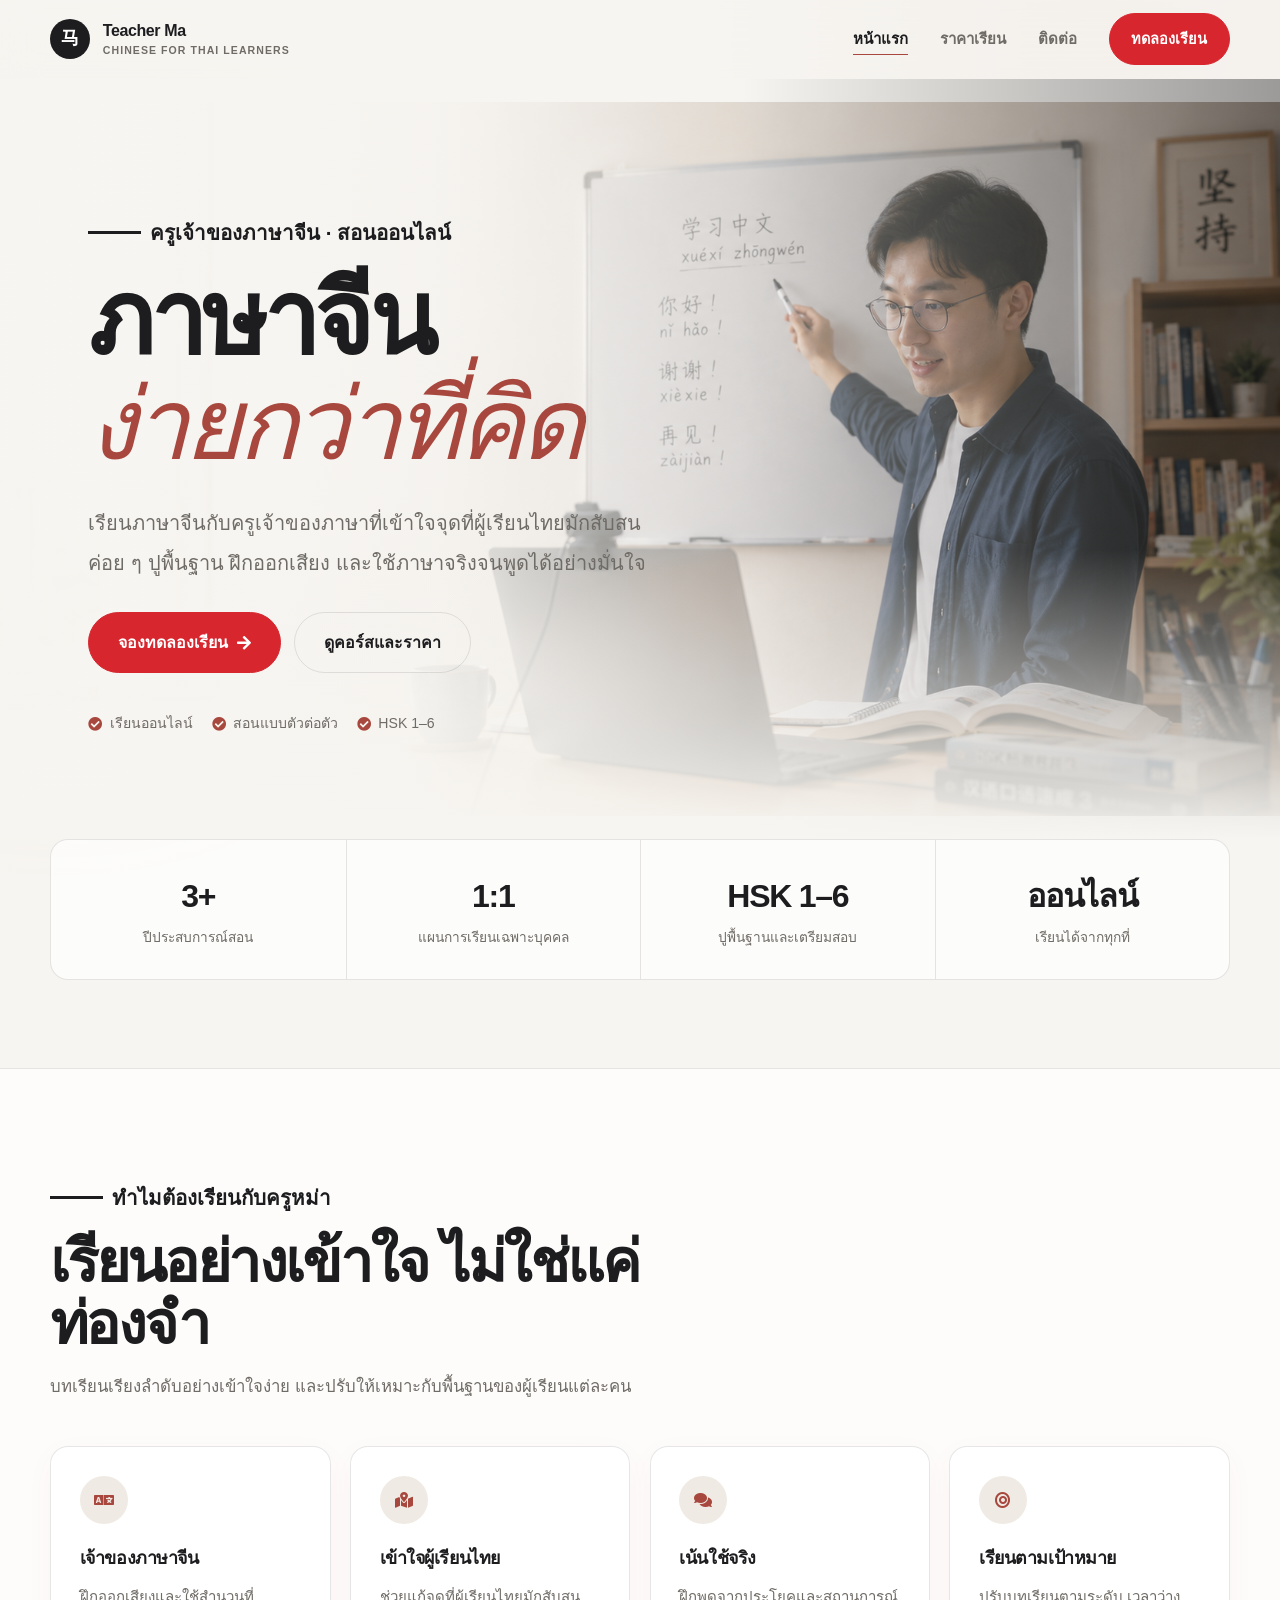
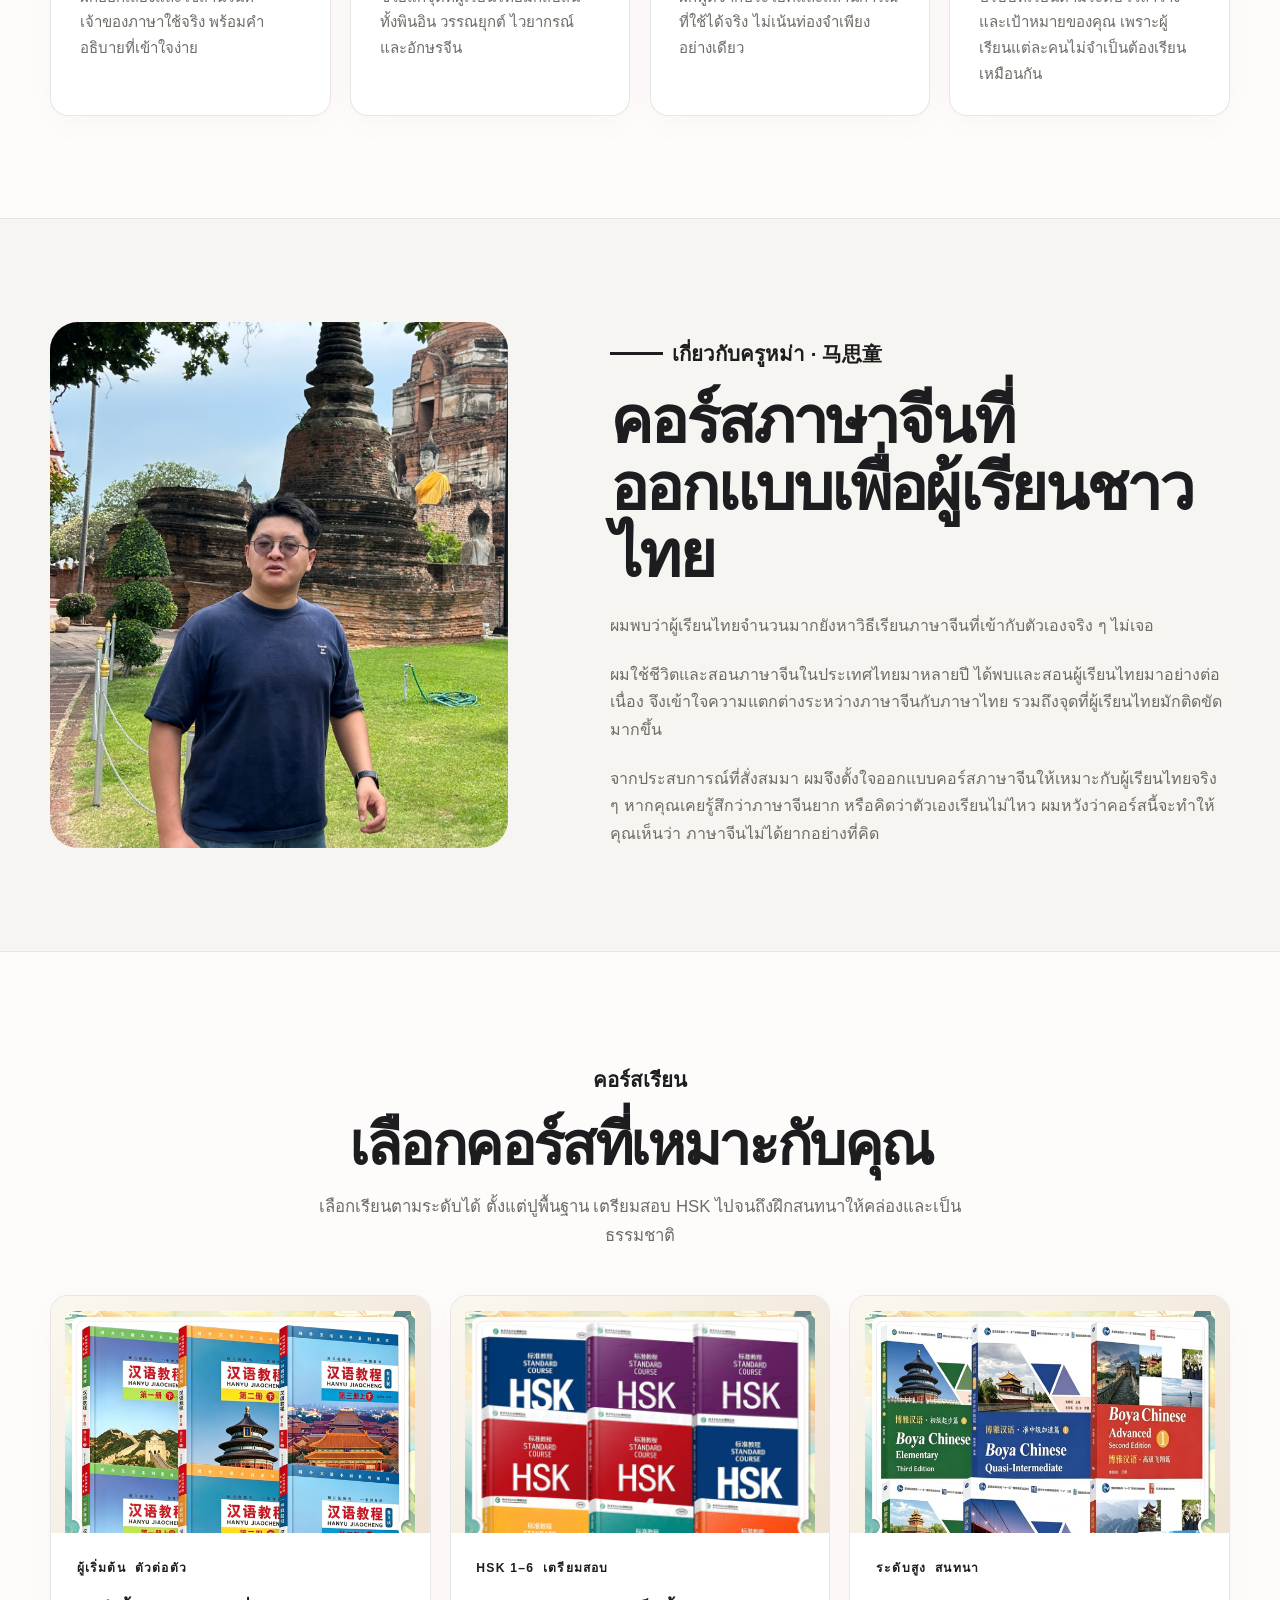
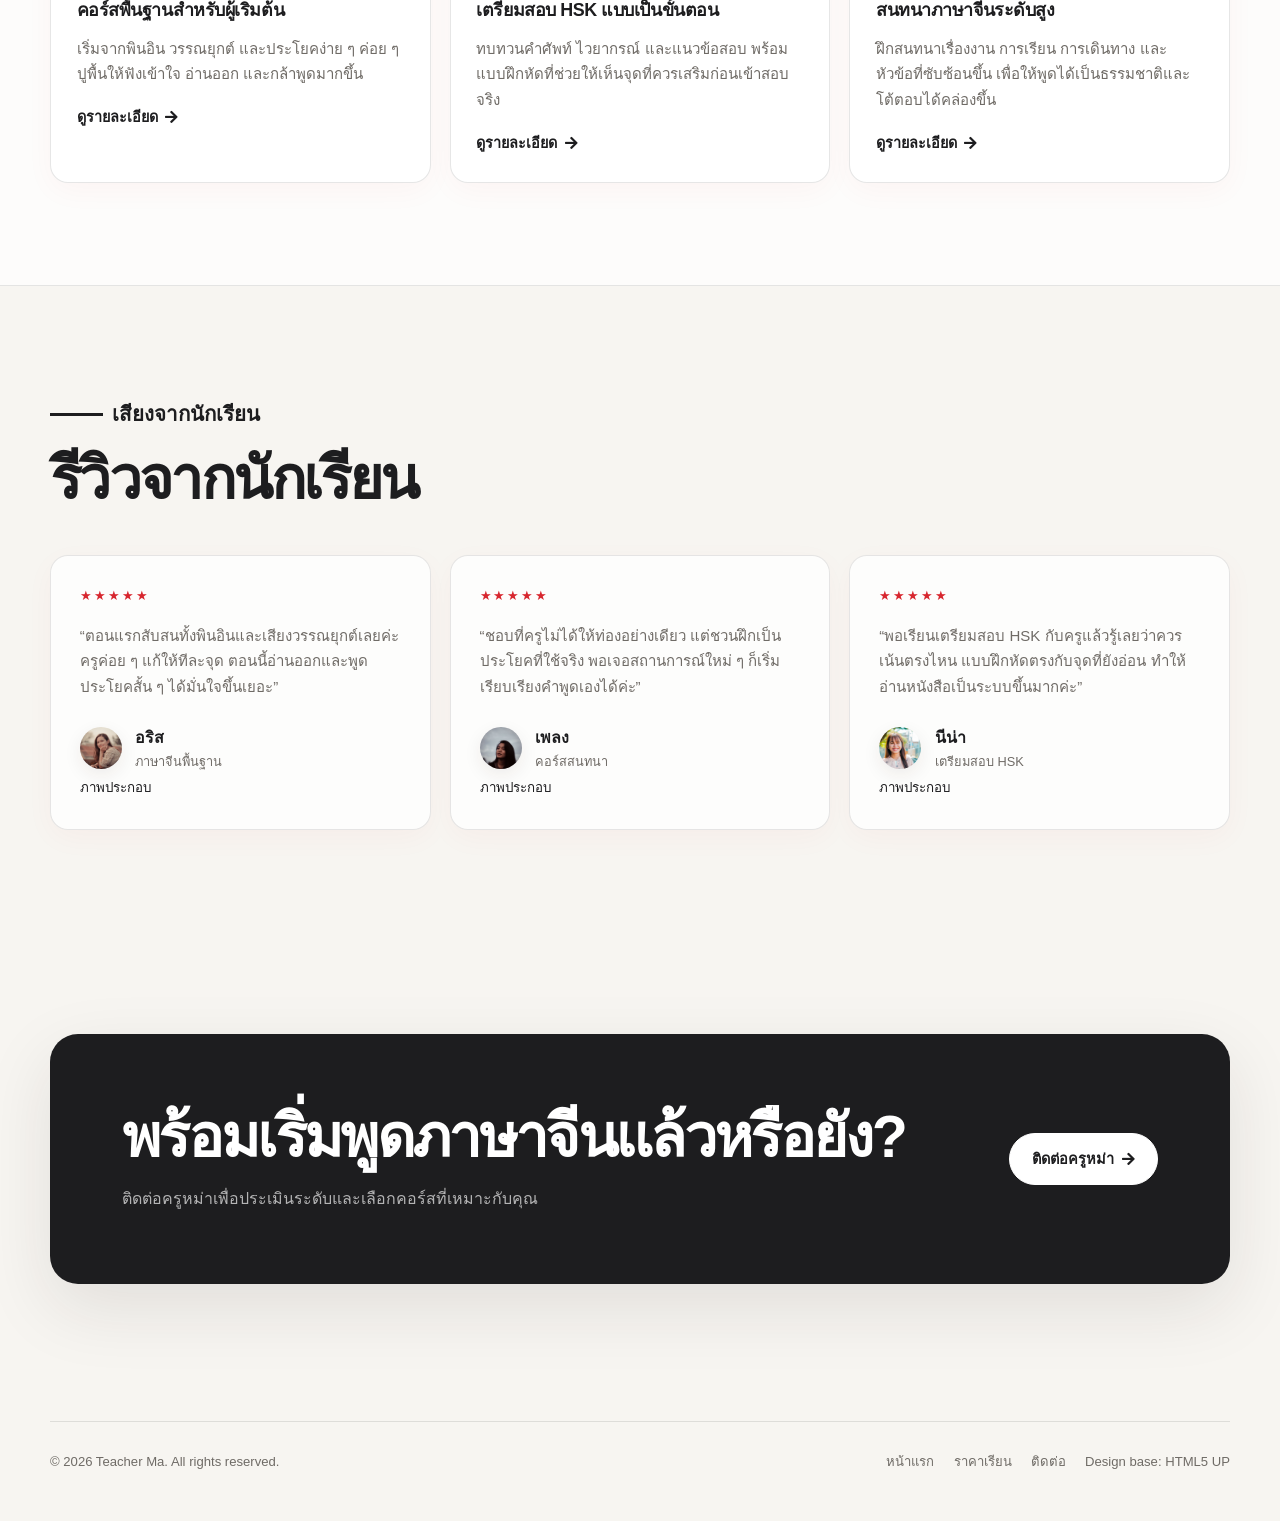
<file: index.html>
<!DOCTYPE HTML>
<!--
  Based on Editorial by HTML5 UP
  html5up.net | @ajlkn
  Free for personal and commercial use under the CCA 3.0 license (html5up.net/license)
-->
<html lang="th">
  <head>
    <title>Teacher Ma | เรียนภาษาจีนกับเจ้าของภาษา</title>
    <meta charset="utf-8" />
    <meta name="viewport" content="width=device-width, initial-scale=1" />
    <meta name="description" content="เรียนภาษาจีนออนไลน์กับครูหม่า เจ้าของภาษาจีนที่เข้าใจผู้เรียนชาวไทย" />
    <link rel="stylesheet" href="assets/css/fontawesome-all.min.css" />
    <link rel="stylesheet" href="assets/css/custom.css" />
  </head>
  <body class="site-body">
    <header class="site-header">
      <div class="container navbar">
        <a class="brand" href="index.html" aria-label="Teacher Ma homepage">
          <span class="brand-mark">马</span>
          <span>Teacher Ma<small>Chinese for Thai learners</small></span>
        </a>

        <button class="nav-toggle" type="button" aria-label="เปิดเมนู" aria-expanded="false">
          <i class="fas fa-bars" aria-hidden="true"></i>
        </button>

        <ul class="nav-links">
          <li><a class="active" href="index.html">หน้าแรก</a></li>
          <li><a href="pricing.html">ราคาเรียน</a></li>
          <li><a href="contact.html">ติดต่อ</a></li>
          <li><a class="button" href="contact.html">ทดลองเรียน</a></li>
        </ul>
      </div>
    </header>

    <main>
      <section class="hero">
        <div class="container hero-grid">
          <div class="hero-copy reveal">
            <p class="eyebrow">ครูเจ้าของภาษาจีน · สอนออนไลน์</p>
            <h1>ภาษาจีน<br /><em>ง่ายกว่าที่คิด</em></h1>
            <p class="lead">
              <span>เรียนภาษาจีนกับครูเจ้าของภาษาที่เข้าใจจุดที่ผู้เรียนไทยมักสับสน</span>
              <span>ค่อย ๆ ปูพื้นฐาน ฝึกออกเสียง และใช้ภาษาจริงจนพูดได้อย่างมั่นใจ</span>
            </p>
            <div class="hero-actions">
              <a class="button" href="contact.html">จองทดลองเรียน <i class="fas fa-arrow-right"></i></a>
              <a class="button secondary" href="pricing.html">ดูคอร์สและราคา</a>
            </div>
            <div class="hero-note">
              <span><i class="fas fa-check-circle"></i> เรียนออนไลน์</span>
              <span><i class="fas fa-check-circle"></i> สอนแบบตัวต่อตัว</span>
              <span><i class="fas fa-check-circle"></i> HSK 1–6</span>
            </div>
          </div>

        </div>
      </section>

      <section class="stats">
        <div class="container stats-grid reveal">
          <div class="stat"><strong>3+</strong><span>ปีประสบการณ์สอน</span></div>
          <div class="stat"><strong>1:1</strong><span>แผนการเรียนเฉพาะบุคคล</span></div>
          <div class="stat"><strong>HSK 1–6</strong><span>ปูพื้นฐานและเตรียมสอบ</span></div>
          <div class="stat"><strong>ออนไลน์</strong><span>เรียนได้จากทุกที่</span></div>
        </div>
      </section>

      <section class="site-section white">
        <div class="container">
          <div class="section-heading reveal">
            <p class="eyebrow">ทำไมต้องเรียนกับครูหม่า</p>
            <h2>เรียนอย่างเข้าใจ ไม่ใช่แค่ท่องจำ</h2>
            <p>บทเรียนเรียงลำดับอย่างเข้าใจง่าย และปรับให้เหมาะกับพื้นฐานของผู้เรียนแต่ละคน</p>
          </div>

          <div class="feature-grid">
            <article class="feature-card reveal">
              <span class="icon-badge"><i class="fas fa-language"></i></span>
              <h3>เจ้าของภาษาจีน</h3>
              <p>ฝึกออกเสียงและใช้สำนวนที่เจ้าของภาษาใช้จริง พร้อมคำอธิบายที่เข้าใจง่าย</p>
            </article>
            <article class="feature-card reveal">
              <span class="icon-badge"><i class="fas fa-map-marked-alt"></i></span>
              <h3>เข้าใจผู้เรียนไทย</h3>
              <p>ช่วยแก้จุดที่ผู้เรียนไทยมักสับสน ทั้งพินอิน วรรณยุกต์ ไวยากรณ์ และอักษรจีน</p>
            </article>
            <article class="feature-card reveal">
              <span class="icon-badge"><i class="fas fa-comments"></i></span>
              <h3>เน้นใช้จริง</h3>
              <p>ฝึกพูดจากประโยคและสถานการณ์ที่ใช้ได้จริง ไม่เน้นท่องจำเพียงอย่างเดียว</p>
            </article>
            <article class="feature-card reveal">
              <span class="icon-badge"><i class="fas fa-bullseye"></i></span>
              <h3>เรียนตามเป้าหมาย</h3>
              <p>ปรับบทเรียนตามระดับ เวลาว่าง และเป้าหมายของคุณ เพราะผู้เรียนแต่ละคนไม่จำเป็นต้องเรียนเหมือนกัน</p>
            </article>
          </div>
        </div>
      </section>

      <section class="site-section">
        <div class="container about-grid">
          <div class="about-image reveal">
            <img src="images/teacher-ma-v2.jpg" alt="ครูหม่า 马思童" width="1293" height="1600" loading="lazy" style="object-position: center 60%;" />
          </div>
          <div class="about-copy reveal">
            <p class="eyebrow">เกี่ยวกับครูหม่า · 马思童</p>
            <h2>คอร์สภาษาจีนที่ออกแบบเพื่อผู้เรียนชาวไทย</h2>
            <p>
              ผมพบว่าผู้เรียนไทยจำนวนมากยังหาวิธีเรียนภาษาจีนที่เข้ากับตัวเองจริง ๆ ไม่เจอ
            </p>
            <p>
              ผมใช้ชีวิตและสอนภาษาจีนในประเทศไทยมาหลายปี ได้พบและสอนผู้เรียนไทยมาอย่างต่อเนื่อง
              จึงเข้าใจความแตกต่างระหว่างภาษาจีนกับภาษาไทย รวมถึงจุดที่ผู้เรียนไทยมักติดขัดมากขึ้น
            </p>
            <p>
              จากประสบการณ์ที่สั่งสมมา ผมจึงตั้งใจออกแบบคอร์สภาษาจีนให้เหมาะกับผู้เรียนไทยจริง ๆ
              หากคุณเคยรู้สึกว่าภาษาจีนยาก หรือคิดว่าตัวเองเรียนไม่ไหว ผมหวังว่าคอร์สนี้จะทำให้คุณเห็นว่า
              ภาษาจีนไม่ได้ยากอย่างที่คิด
            </p>
          </div>
        </div>
      </section>

      <section id="courses" class="site-section white">
        <div class="container">
          <div class="section-heading centered reveal">
            <p class="eyebrow">คอร์สเรียน</p>
            <h2>เลือกคอร์สที่เหมาะกับคุณ</h2>
            <p>เลือกเรียนตามระดับได้ ตั้งแต่ปูพื้นฐาน เตรียมสอบ HSK ไปจนถึงฝึกสนทนาให้คล่องและเป็นธรรมชาติ</p>
          </div>

          <div class="course-grid">
            <article class="course-card reveal">
              <div class="course-image book-photo"><img src="images/book-beginner.jpg" alt="Hanyu Jiaocheng beginner Chinese textbooks" /></div>
              <div class="course-body">
                <div class="course-meta"><span>ผู้เริ่มต้น</span><span>ตัวต่อตัว</span></div>
                <h3>คอร์สพื้นฐานสำหรับผู้เริ่มต้น</h3>
                <p>เริ่มจากพินอิน วรรณยุกต์ และประโยคง่าย ๆ ค่อย ๆ ปูพื้นให้ฟังเข้าใจ อ่านออก และกล้าพูดมากขึ้น</p>
                <a class="text-link" href="resources-beginner.html">ดูรายละเอียด <i class="fas fa-arrow-right"></i></a>
              </div>
            </article>

            <article class="course-card reveal">
              <div class="course-image book-photo"><img src="images/book-hsk.jpg" alt="HSK standard course books" /></div>
              <div class="course-body">
                <div class="course-meta"><span>HSK 1–6</span><span>เตรียมสอบ</span></div>
                <h3>เตรียมสอบ HSK แบบเป็นขั้นตอน</h3>
                <p>ทบทวนคำศัพท์ ไวยากรณ์ และแนวข้อสอบ พร้อมแบบฝึกหัดที่ช่วยให้เห็นจุดที่ควรเสริมก่อนเข้าสอบจริง</p>
                <a class="text-link" href="resources-hsk.html">ดูรายละเอียด <i class="fas fa-arrow-right"></i></a>
              </div>
            </article>

            <article class="course-card reveal">
              <div class="course-image book-photo"><img src="images/book-advanced.jpg" alt="Boya Chinese advanced conversation books" /></div>
              <div class="course-body">
                <div class="course-meta"><span>ระดับสูง</span><span>สนทนา</span></div>
                <h3>สนทนาภาษาจีนระดับสูง</h3>
                <p>ฝึกสนทนาเรื่องงาน การเรียน การเดินทาง และหัวข้อที่ซับซ้อนขึ้น เพื่อให้พูดได้เป็นธรรมชาติและโต้ตอบได้คล่องขึ้น</p>
                <a class="text-link" href="resources-advanced.html">ดูรายละเอียด <i class="fas fa-arrow-right"></i></a>
              </div>
            </article>
          </div>
        </div>
      </section>

      <section class="site-section">
        <div class="container">
          <div class="section-heading reveal">
            <p class="eyebrow">เสียงจากนักเรียน</p>
            <h2>รีวิวจากนักเรียน</h2>
          </div>

          <div class="testimonial-grid">
            <article class="testimonial-card reveal">
              <div class="stars">★★★★★</div>
              <p>“ตอนแรกสับสนทั้งพินอินและเสียงวรรณยุกต์เลยค่ะ ครูค่อย ๆ แก้ให้ทีละจุด ตอนนี้อ่านออกและพูดประโยคสั้น ๆ ได้มั่นใจขึ้นเยอะ”</p>
              <div class="student"><img class="student-avatar" src="images/review-photo-13205272.jpg" alt="ภาพประกอบ ไม่ใช่ผู้เขียนรีวิว" width="400" height="400" loading="lazy" /><div><strong>อริส</strong><span>ภาษาจีนพื้นฐาน</span></div></div>
              <small>ภาพประกอบ</small>
            </article>
            <article class="testimonial-card reveal">
              <div class="stars">★★★★★</div>
              <p>“ชอบที่ครูไม่ได้ให้ท่องอย่างเดียว แต่ชวนฝึกเป็นประโยคที่ใช้จริง พอเจอสถานการณ์ใหม่ ๆ ก็เริ่มเรียบเรียงคำพูดเองได้ค่ะ”</p>
              <div class="student"><img class="student-avatar" src="images/review-photo-5504134.jpg" alt="ภาพประกอบ ไม่ใช่ผู้เขียนรีวิว" width="400" height="400" loading="lazy" /><div><strong>เพลง</strong><span>คอร์สสนทนา</span></div></div>
              <small>ภาพประกอบ</small>
            </article>
            <article class="testimonial-card reveal">
              <div class="stars">★★★★★</div>
              <p>“พอเรียนเตรียมสอบ HSK กับครูแล้วรู้เลยว่าควรเน้นตรงไหน แบบฝึกหัดตรงกับจุดที่ยังอ่อน ทำให้อ่านหนังสือเป็นระบบขึ้นมากค่ะ”</p>
              <div class="student"><img class="student-avatar" src="images/review-photo-5271123.jpg" alt="ภาพประกอบ ไม่ใช่ผู้เขียนรีวิว" width="400" height="400" loading="lazy" /><div><strong>นีน่า</strong><span>เตรียมสอบ HSK</span></div></div>
              <small>ภาพประกอบ</small>
            </article>
          </div>
        </div>
      </section>

      <section class="site-section">
        <div class="container cta-panel reveal">
          <div>
            <h2>พร้อมเริ่มพูดภาษาจีนแล้วหรือยัง?</h2>
            <p>ติดต่อครูหม่าเพื่อประเมินระดับและเลือกคอร์สที่เหมาะกับคุณ</p>
          </div>
          <a class="button light" href="contact.html">ติดต่อครูหม่า <i class="fas fa-arrow-right"></i></a>
        </div>
      </section>
    </main>

    <footer class="site-footer">
      <div class="container footer-grid">
        <span>© 2026 Teacher Ma. All rights reserved.</span>
        <div class="footer-links">
          <a href="index.html">หน้าแรก</a>
          <a href="pricing.html">ราคาเรียน</a>
          <a href="contact.html">ติดต่อ</a>
          <a href="https://html5up.net" target="_blank" rel="noopener">Design base: HTML5 UP</a>
        </div>
      </div>
    </footer>

    <script src="assets/js/site.js"></script>
  </body>
</html>
</file>
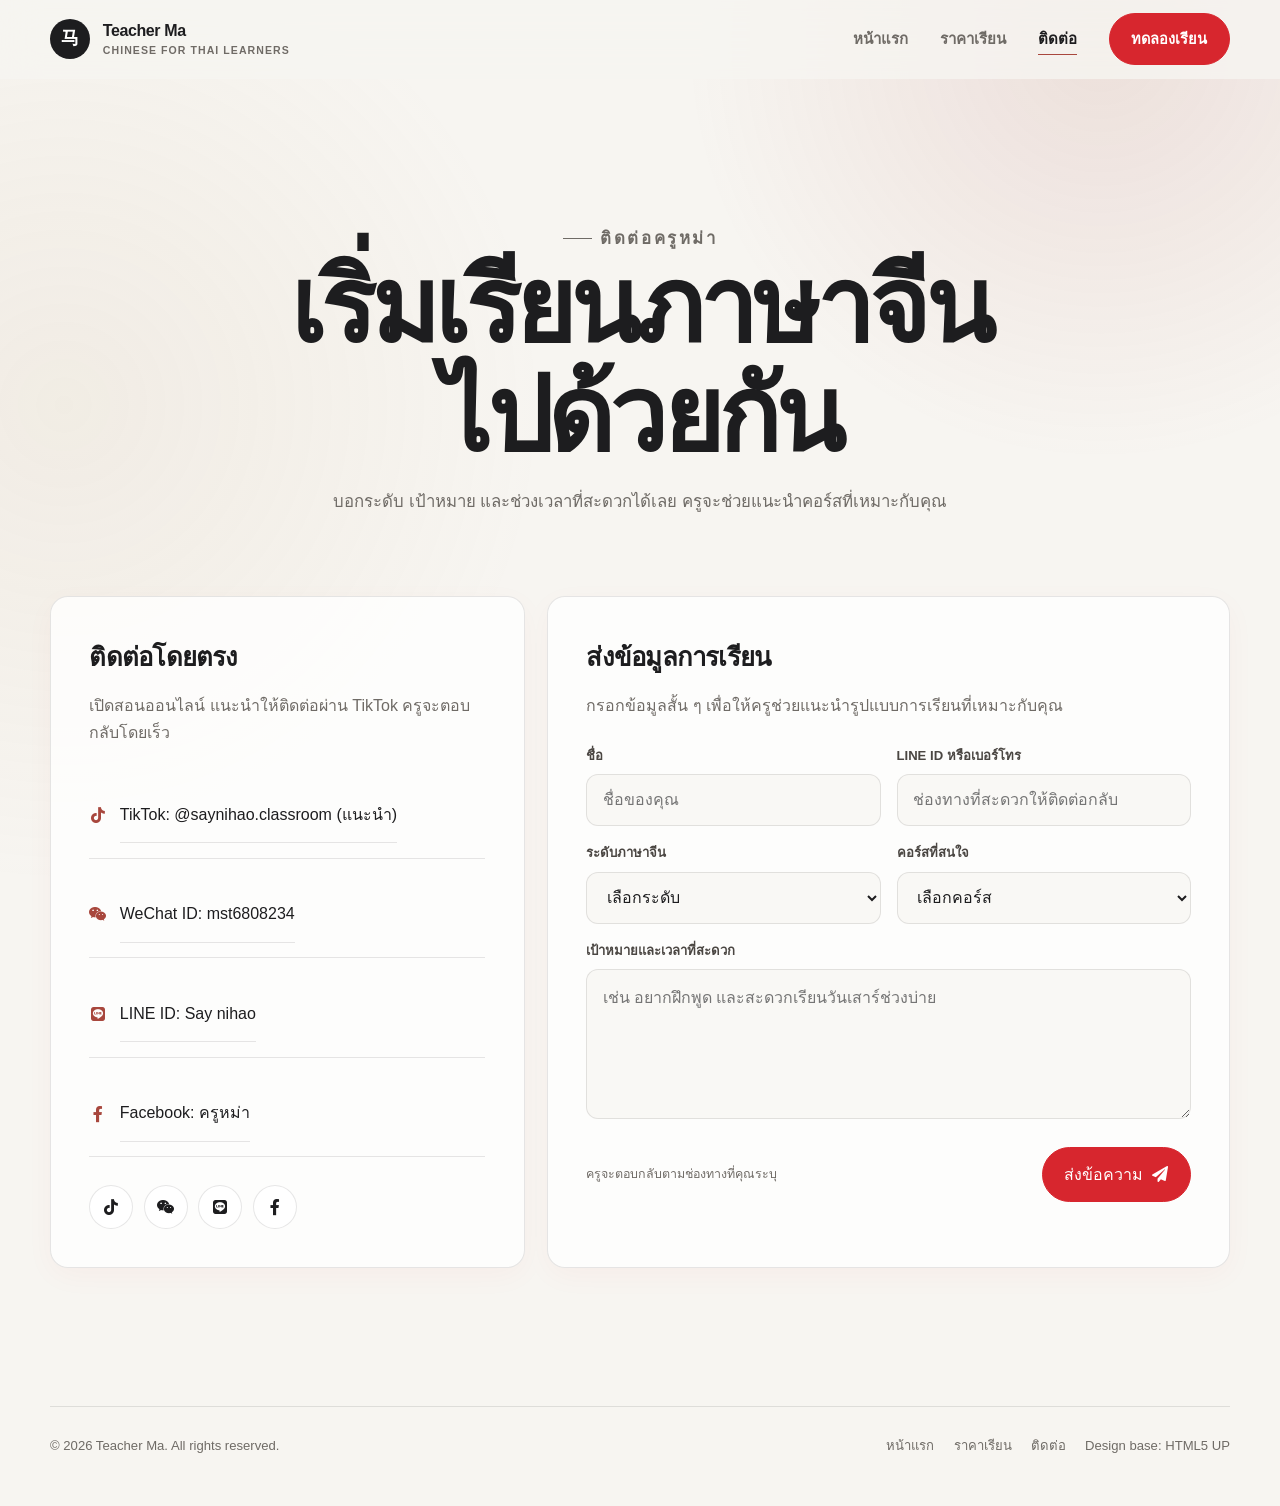
<file: contact.html>
<!DOCTYPE HTML>
<!--
  Based on Editorial by HTML5 UP
  html5up.net | @ajlkn
  Free for personal and commercial use under the CCA 3.0 license (html5up.net/license)
-->
<html lang="th">
  <head>
    <title>ติดต่อ | Teacher Ma</title>
    <meta charset="utf-8" />
    <meta name="viewport" content="width=device-width, initial-scale=1" />
    <meta name="description" content="ติดต่อครูหม่าเพื่อทดลองเรียนภาษาจีนออนไลน์" />
    <link rel="stylesheet" href="assets/css/fontawesome-all.min.css" />
    <link rel="stylesheet" href="assets/css/custom.css" />
  </head>
  <body class="site-body">
    <header class="site-header">
      <div class="container navbar">
        <a class="brand" href="index.html">
          <span class="brand-mark">马</span>
          <span>Teacher Ma<small>Chinese for Thai learners</small></span>
        </a>
        <button class="nav-toggle" type="button" aria-label="เปิดเมนู" aria-expanded="false"><i class="fas fa-bars"></i></button>
        <ul class="nav-links">
          <li><a href="index.html">หน้าแรก</a></li>
          <li><a href="pricing.html">ราคาเรียน</a></li>
          <li><a class="active" href="contact.html">ติดต่อ</a></li>
          <li><a class="button" href="contact.html">ทดลองเรียน</a></li>
        </ul>
      </div>
    </header>

    <main>
      <section class="page-hero">
        <div class="container reveal">
          <p class="eyebrow">ติดต่อครูหม่า</p>
          <h1>เริ่มเรียนภาษาจีน<br />ไปด้วยกัน</h1>
          <p>บอกระดับ เป้าหมาย และช่วงเวลาที่สะดวกได้เลย ครูจะช่วยแนะนำคอร์สที่เหมาะกับคุณ</p>
        </div>
      </section>

      <section class="site-section" style="padding-top: 1rem;">
        <div class="container contact-layout">
          <aside class="contact-card reveal">
            <h2>ติดต่อโดยตรง</h2>
            <p>เปิดสอนออนไลน์ แนะนำให้ติดต่อผ่าน TikTok ครูจะตอบกลับโดยเร็ว</p>
            <ul class="contact-list">
              <li><a href="https://www.tiktok.com/@saynihao.classroom" target="_blank" rel="noopener"><i class="fab fa-tiktok"></i><span>TikTok: @saynihao.classroom (แนะนำ)</span></a></li>
              <li><a href="wechat.html" target="_blank" rel="noopener"><i class="fab fa-weixin"></i><span>WeChat ID: mst6808234</span></a></li>
              <li><a href="https://line.me/ti/p/~Say%20nihao" target="_blank" rel="noopener"><i class="fab fa-line"></i><span>LINE ID: Say nihao</span></a></li>
              <li><a href="https://www.facebook.com/share/1d7bmtkYdh/?mibextid=wwXIfr" target="_blank" rel="noopener"><i class="fab fa-facebook-f"></i><span>Facebook: ครูหม่า</span></a></li>
            </ul>
            <div class="social-buttons">
              <a class="social-circle" href="https://www.tiktok.com/@saynihao.classroom" target="_blank" rel="noopener" aria-label="TikTok"><i class="fab fa-tiktok"></i></a>
              <a class="social-circle" href="wechat.html" target="_blank" rel="noopener" aria-label="WeChat"><i class="fab fa-weixin"></i></a>
              <a class="social-circle" href="https://line.me/ti/p/~Say%20nihao" target="_blank" rel="noopener" aria-label="LINE"><i class="fab fa-line"></i></a>
              <a class="social-circle" href="https://www.facebook.com/share/1d7bmtkYdh/?mibextid=wwXIfr" target="_blank" rel="noopener" aria-label="Facebook"><i class="fab fa-facebook-f"></i></a>
            </div>
          </aside>

          <section class="form-card reveal">
            <h2>ส่งข้อมูลการเรียน</h2>
            <p>กรอกข้อมูลสั้น ๆ เพื่อให้ครูช่วยแนะนำรูปแบบการเรียนที่เหมาะกับคุณ</p>
            <form action="#" method="post">
              <div class="form-grid">
                <div class="form-field">
                  <label for="name">ชื่อ</label>
                  <input id="name" name="name" type="text" placeholder="ชื่อของคุณ" required />
                </div>
                <div class="form-field">
                  <label for="contact">LINE ID หรือเบอร์โทร</label>
                  <input id="contact" name="contact" type="text" placeholder="ช่องทางที่สะดวกให้ติดต่อกลับ" required />
                </div>
                <div class="form-field">
                  <label for="level">ระดับภาษาจีน</label>
                  <select id="level" name="level">
                    <option value="">เลือกระดับ</option>
                    <option>ยังไม่เคยเรียน</option>
                    <option>ระดับเริ่มต้น</option>
                    <option>HSK 1–2</option>
                    <option>HSK 3 หรือสูงกว่า</option>
                  </select>
                </div>
                <div class="form-field">
                  <label for="course">คอร์สที่สนใจ</label>
                  <select id="course" name="course">
                    <option value="">เลือกคอร์ส</option>
                    <option>ทดลองเรียน</option>
                    <option>ภาษาจีนพื้นฐาน</option>
                    <option>ภาษาจีนเพื่อการสนทนา</option>
                    <option>เตรียมสอบ HSK 1–6</option>
                    <option>คอร์สกลุ่มเล็ก</option>
                  </select>
                </div>
                <div class="form-field full">
                  <label for="message">เป้าหมายและเวลาที่สะดวก</label>
                  <textarea id="message" name="message" placeholder="เช่น อยากฝึกพูด และสะดวกเรียนวันเสาร์ช่วงบ่าย"></textarea>
                </div>
              </div>
              <div class="form-actions">
                <span class="form-hint">ครูจะตอบกลับตามช่องทางที่คุณระบุ</span>
                <button class="button" type="submit">ส่งข้อความ <i class="fas fa-paper-plane"></i></button>
              </div>
            </form>
          </section>
        </div>
      </section>
    </main>

    <footer class="site-footer">
      <div class="container footer-grid">
        <span>© 2026 Teacher Ma. All rights reserved.</span>
        <div class="footer-links">
          <a href="index.html">หน้าแรก</a>
          <a href="pricing.html">ราคาเรียน</a>
          <a href="contact.html">ติดต่อ</a>
          <a href="https://html5up.net" target="_blank" rel="noopener">Design base: HTML5 UP</a>
        </div>
      </div>
    </footer>
    <script src="assets/js/site.js"></script>
  </body>
</html>
</file>
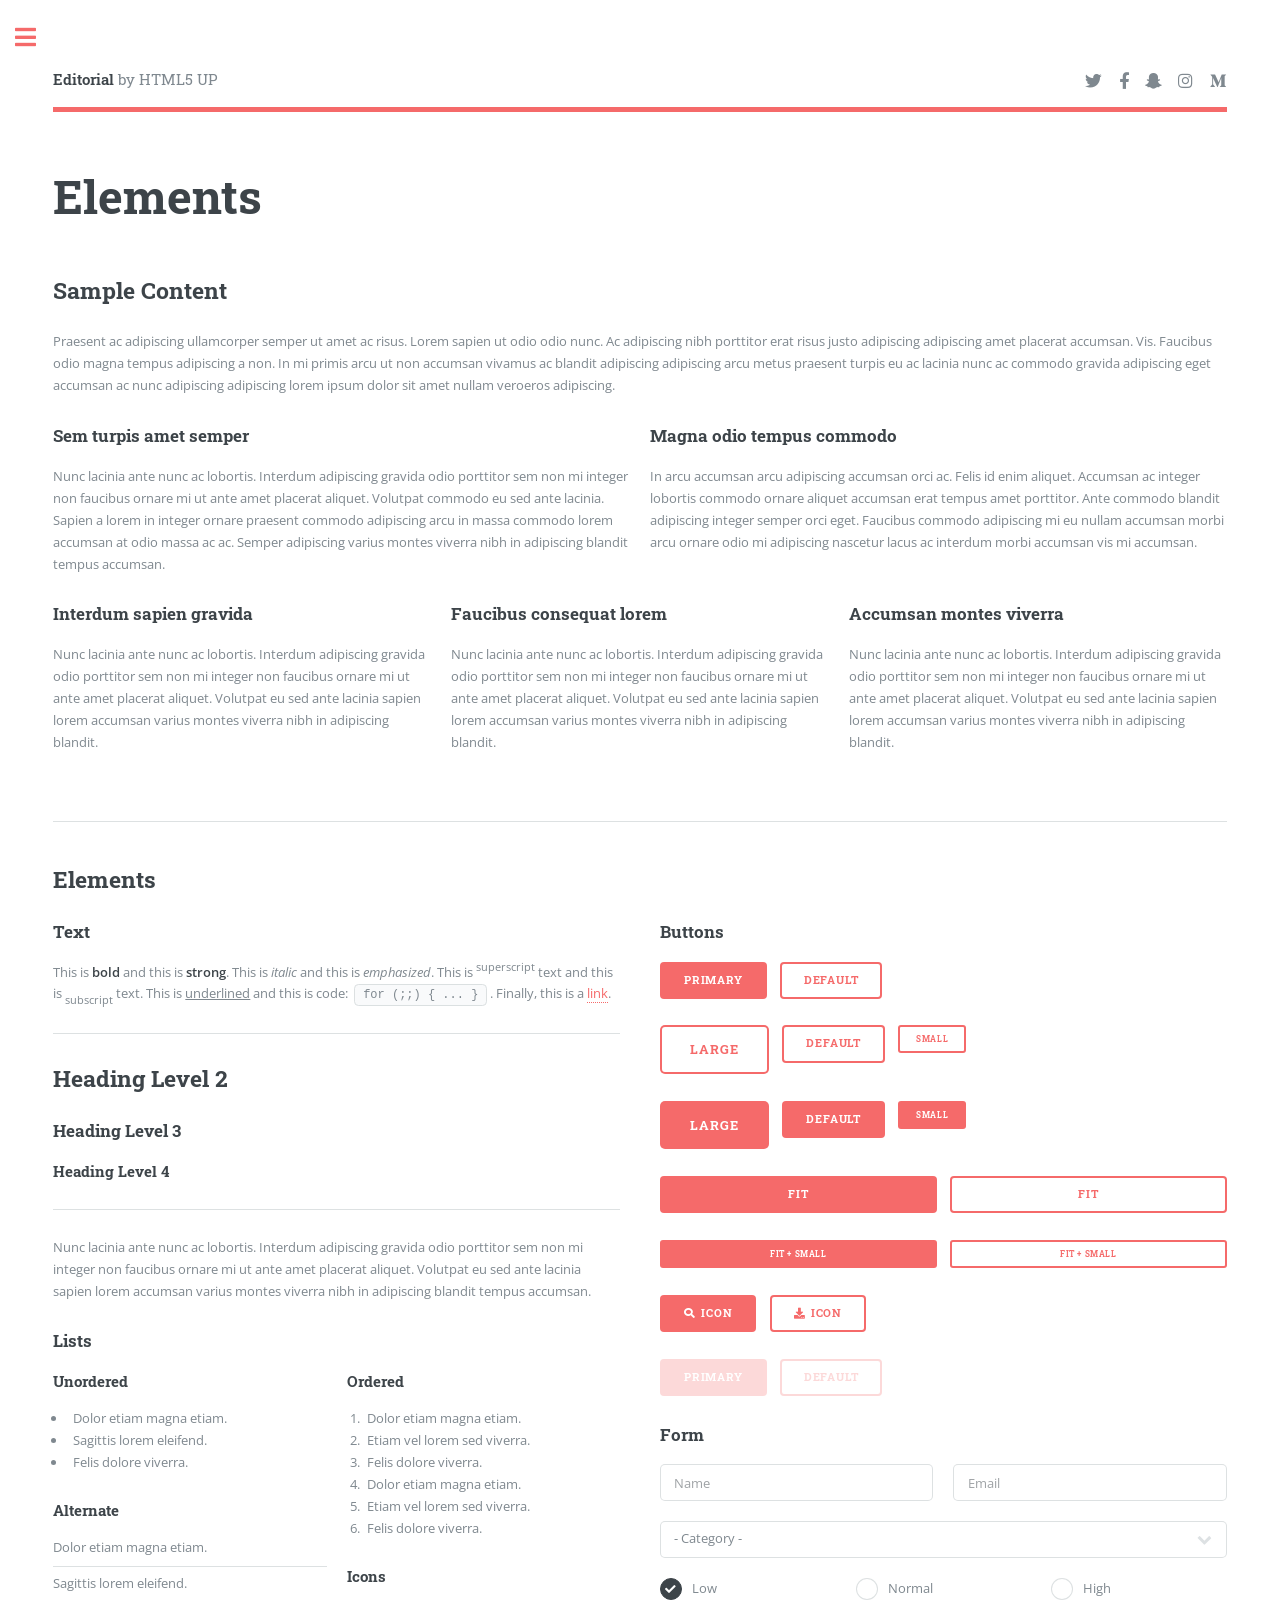
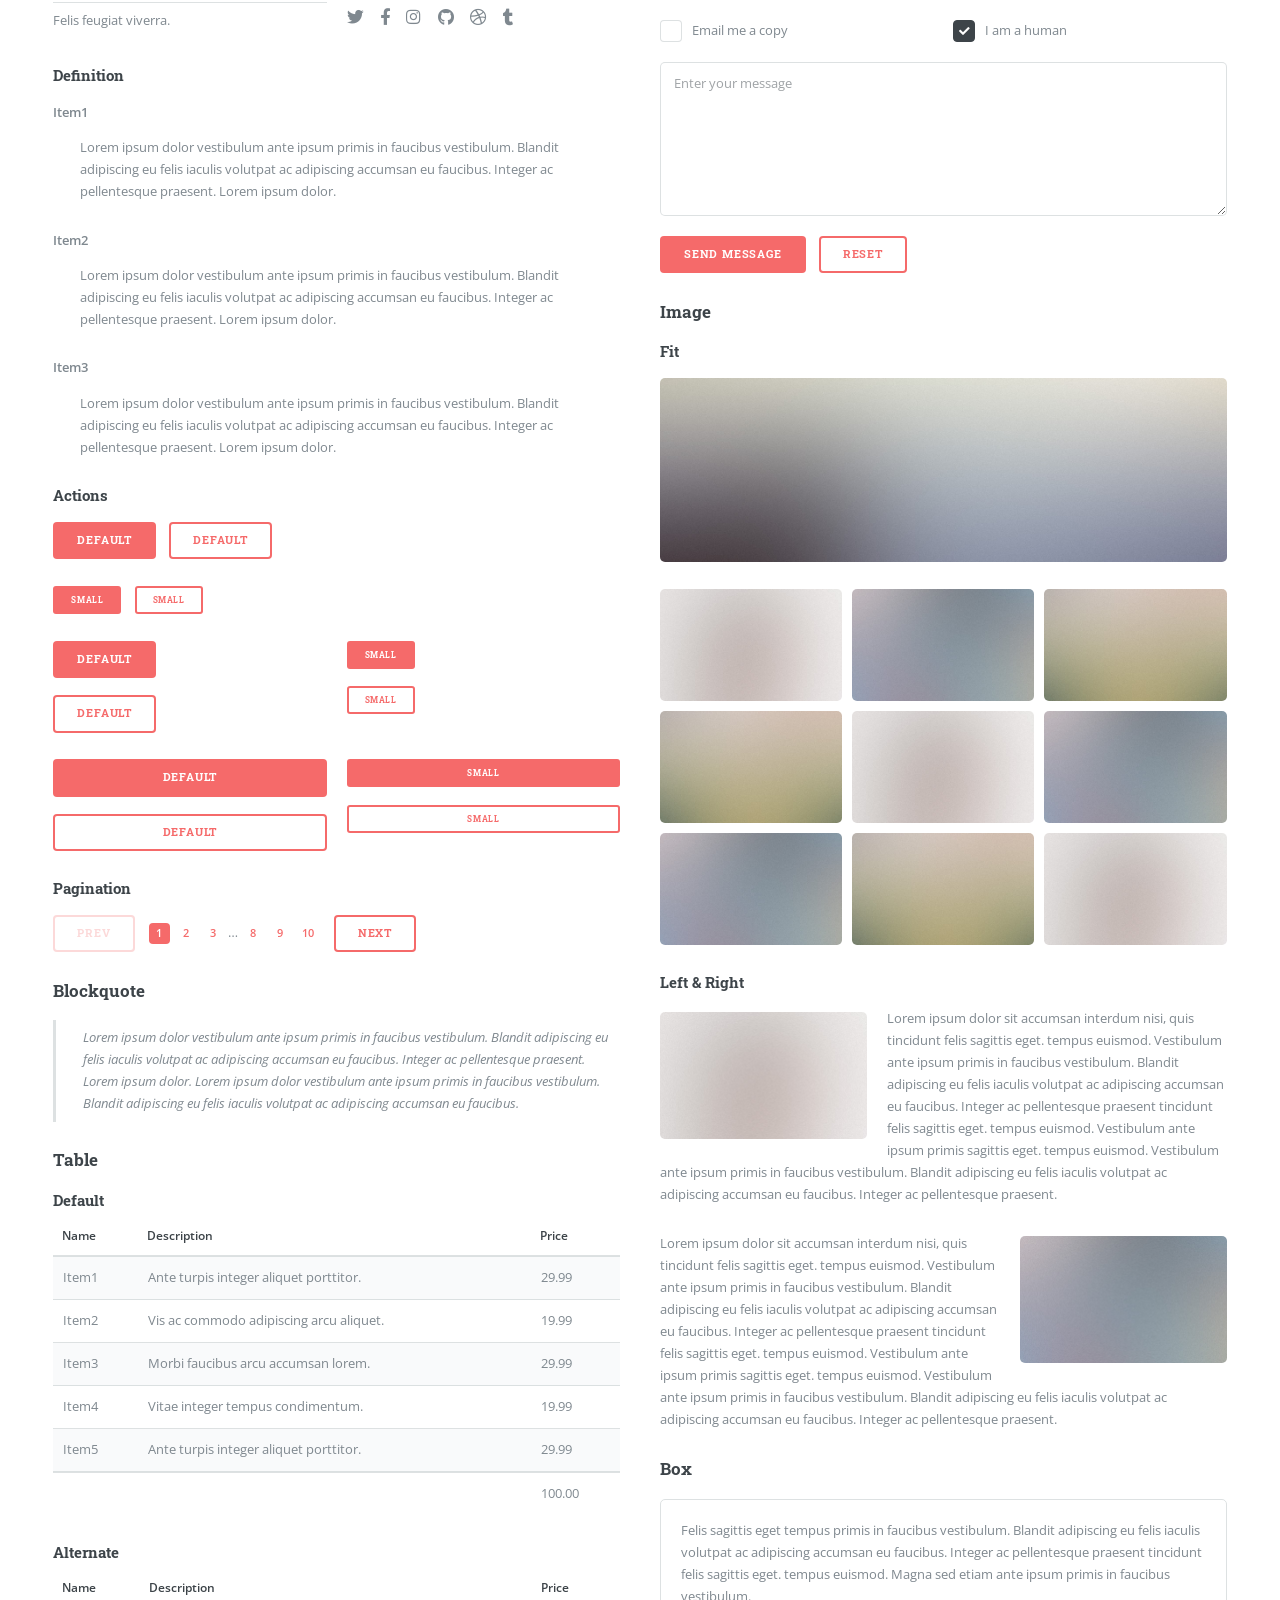
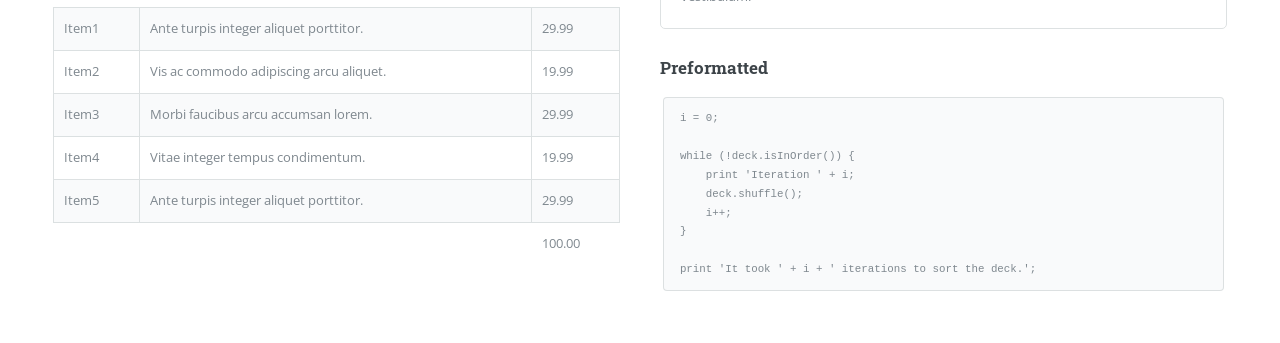
<file: elements.html>
<!DOCTYPE HTML>
<!--
	Editorial by HTML5 UP
	html5up.net | @ajlkn
	Free for personal and commercial use under the CCA 3.0 license (html5up.net/license)
-->
<html>
	<head>
		<title>Elements - Editorial by HTML5 UP</title>
		<meta charset="utf-8" />
		<meta name="viewport" content="width=device-width, initial-scale=1, user-scalable=no" />
		<link rel="stylesheet" href="assets/css/main.css" />
	</head>
	<body class="is-preload">

		<!-- Wrapper -->
			<div id="wrapper">

				<!-- Main -->
					<div id="main">
						<div class="inner">

							<!-- Header -->
								<header id="header">
									<a href="index.html" class="logo"><strong>Editorial</strong> by HTML5 UP</a>
									<ul class="icons">
										<li><a href="#" class="icon brands fa-twitter"><span class="label">Twitter</span></a></li>
										<li><a href="#" class="icon brands fa-facebook-f"><span class="label">Facebook</span></a></li>
										<li><a href="#" class="icon brands fa-snapchat-ghost"><span class="label">Snapchat</span></a></li>
										<li><a href="#" class="icon brands fa-instagram"><span class="label">Instagram</span></a></li>
										<li><a href="#" class="icon brands fa-medium-m"><span class="label">Medium</span></a></li>
									</ul>
								</header>

							<!-- Content -->
								<section>
									<header class="main">
										<h1>Elements</h1>
									</header>

									<!-- Content -->
										<h2 id="content">Sample Content</h2>
										<p>Praesent ac adipiscing ullamcorper semper ut amet ac risus. Lorem sapien ut odio odio nunc. Ac adipiscing nibh porttitor erat risus justo adipiscing adipiscing amet placerat accumsan. Vis. Faucibus odio magna tempus adipiscing a non. In mi primis arcu ut non accumsan vivamus ac blandit adipiscing adipiscing arcu metus praesent turpis eu ac lacinia nunc ac commodo gravida adipiscing eget accumsan ac nunc adipiscing adipiscing lorem ipsum dolor sit amet nullam veroeros adipiscing.</p>
										<div class="row">
											<div class="col-6 col-12-small">
												<h3>Sem turpis amet semper</h3>
												<p>Nunc lacinia ante nunc ac lobortis. Interdum adipiscing gravida odio porttitor sem non mi integer non faucibus ornare mi ut ante amet placerat aliquet. Volutpat commodo eu sed ante lacinia. Sapien a lorem in integer ornare praesent commodo adipiscing arcu in massa commodo lorem accumsan at odio massa ac ac. Semper adipiscing varius montes viverra nibh in adipiscing blandit tempus accumsan.</p>
											</div>
											<div class="col-6 col-12-small">
												<h3>Magna odio tempus commodo</h3>
												<p>In arcu accumsan arcu adipiscing accumsan orci ac. Felis id enim aliquet. Accumsan ac integer lobortis commodo ornare aliquet accumsan erat tempus amet porttitor. Ante commodo blandit adipiscing integer semper orci eget. Faucibus commodo adipiscing mi eu nullam accumsan morbi arcu ornare odio mi adipiscing nascetur lacus ac interdum morbi accumsan vis mi accumsan.</p>
											</div>
											<!-- Break -->
											<div class="col-4 col-12-medium">
												<h3>Interdum sapien gravida</h3>
												<p>Nunc lacinia ante nunc ac lobortis. Interdum adipiscing gravida odio porttitor sem non mi integer non faucibus ornare mi ut ante amet placerat aliquet. Volutpat eu sed ante lacinia sapien lorem accumsan varius montes viverra nibh in adipiscing blandit.</p>
											</div>
											<div class="col-4 col-12-medium">
												<h3>Faucibus consequat lorem</h3>
												<p>Nunc lacinia ante nunc ac lobortis. Interdum adipiscing gravida odio porttitor sem non mi integer non faucibus ornare mi ut ante amet placerat aliquet. Volutpat eu sed ante lacinia sapien lorem accumsan varius montes viverra nibh in adipiscing blandit.</p>
											</div>
											<div class="col-4 col-12-medium">
												<h3>Accumsan montes viverra</h3>
												<p>Nunc lacinia ante nunc ac lobortis. Interdum adipiscing gravida odio porttitor sem non mi integer non faucibus ornare mi ut ante amet placerat aliquet. Volutpat eu sed ante lacinia sapien lorem accumsan varius montes viverra nibh in adipiscing blandit.</p>
											</div>
										</div>

									<hr class="major" />

									<!-- Elements -->
										<h2 id="elements">Elements</h2>
										<div class="row gtr-200">
											<div class="col-6 col-12-medium">

												<!-- Text stuff -->
													<h3>Text</h3>
													<p>This is <b>bold</b> and this is <strong>strong</strong>. This is <i>italic</i> and this is <em>emphasized</em>.
													This is <sup>superscript</sup> text and this is <sub>subscript</sub> text.
													This is <u>underlined</u> and this is code: <code>for (;;) { ... }</code>.
													Finally, this is a <a href="#">link</a>.</p>
													<hr />
													<h2>Heading Level 2</h2>
													<h3>Heading Level 3</h3>
													<h4>Heading Level 4</h4>
													<hr />
													<p>Nunc lacinia ante nunc ac lobortis. Interdum adipiscing gravida odio porttitor sem non mi integer non faucibus ornare mi ut ante amet placerat aliquet. Volutpat eu sed ante lacinia sapien lorem accumsan varius montes viverra nibh in adipiscing blandit tempus accumsan.</p>

												<!-- Lists -->
													<h3>Lists</h3>
													<div class="row">
														<div class="col-6 col-12-small">

															<h4>Unordered</h4>
															<ul>
																<li>Dolor etiam magna etiam.</li>
																<li>Sagittis lorem eleifend.</li>
																<li>Felis dolore viverra.</li>
															</ul>

															<h4>Alternate</h4>
															<ul class="alt">
																<li>Dolor etiam magna etiam.</li>
																<li>Sagittis lorem eleifend.</li>
																<li>Felis feugiat viverra.</li>
															</ul>

														</div>
														<div class="col-6 col-12-small">

															<h4>Ordered</h4>
															<ol>
																<li>Dolor etiam magna etiam.</li>
																<li>Etiam vel lorem sed viverra.</li>
																<li>Felis dolore viverra.</li>
																<li>Dolor etiam magna etiam.</li>
																<li>Etiam vel lorem sed viverra.</li>
																<li>Felis dolore viverra.</li>
															</ol>

															<h4>Icons</h4>
															<ul class="icons">
																<li><a href="#" class="icon brands fa-twitter"><span class="label">Twitter</span></a></li>
																<li><a href="#" class="icon brands fa-facebook-f"><span class="label">Facebook</span></a></li>
																<li><a href="#" class="icon brands fa-instagram"><span class="label">Instagram</span></a></li>
																<li><a href="#" class="icon brands fa-github"><span class="label">Github</span></a></li>
																<li><a href="#" class="icon brands fa-dribbble"><span class="label">Dribbble</span></a></li>
																<li><a href="#" class="icon brands fa-tumblr"><span class="label">Tumblr</span></a></li>
															</ul>

														</div>
													</div>
													<h4>Definition</h4>
													<dl>
														<dt>Item1</dt>
														<dd>
															<p>Lorem ipsum dolor vestibulum ante ipsum primis in faucibus vestibulum. Blandit adipiscing eu felis iaculis volutpat ac adipiscing accumsan eu faucibus. Integer ac pellentesque praesent. Lorem ipsum dolor.</p>
														</dd>
														<dt>Item2</dt>
														<dd>
															<p>Lorem ipsum dolor vestibulum ante ipsum primis in faucibus vestibulum. Blandit adipiscing eu felis iaculis volutpat ac adipiscing accumsan eu faucibus. Integer ac pellentesque praesent. Lorem ipsum dolor.</p>
														</dd>
														<dt>Item3</dt>
														<dd>
															<p>Lorem ipsum dolor vestibulum ante ipsum primis in faucibus vestibulum. Blandit adipiscing eu felis iaculis volutpat ac adipiscing accumsan eu faucibus. Integer ac pellentesque praesent. Lorem ipsum dolor.</p>
														</dd>
													</dl>

													<h4>Actions</h4>
													<ul class="actions">
														<li><a href="#" class="button primary">Default</a></li>
														<li><a href="#" class="button">Default</a></li>
													</ul>
													<ul class="actions small">
														<li><a href="#" class="button primary small">Small</a></li>
														<li><a href="#" class="button small">Small</a></li>
													</ul>
													<div class="row">
														<div class="col-6 col-12-small">
															<ul class="actions stacked">
																<li><a href="#" class="button primary">Default</a></li>
																<li><a href="#" class="button">Default</a></li>
															</ul>
														</div>
														<div class="col-6 col-12-small">
															<ul class="actions stacked">
																<li><a href="#" class="button primary small">Small</a></li>
																<li><a href="#" class="button small">Small</a></li>
															</ul>
														</div>
														<div class="col-6 col-12-small">
															<ul class="actions stacked">
																<li><a href="#" class="button primary fit">Default</a></li>
																<li><a href="#" class="button fit">Default</a></li>
															</ul>
														</div>
														<div class="col-6 col-12-small">
															<ul class="actions stacked">
																<li><a href="#" class="button primary small fit">Small</a></li>
																<li><a href="#" class="button small fit">Small</a></li>
															</ul>
														</div>
													</div>

													<h4>Pagination</h4>
													<ul class="pagination">
														<li><span class="button disabled">Prev</span></li>
														<li><a href="#" class="page active">1</a></li>
														<li><a href="#" class="page">2</a></li>
														<li><a href="#" class="page">3</a></li>
														<li><span>&hellip;</span></li>
														<li><a href="#" class="page">8</a></li>
														<li><a href="#" class="page">9</a></li>
														<li><a href="#" class="page">10</a></li>
														<li><a href="#" class="button">Next</a></li>
													</ul>

												<!-- Blockquote -->
													<h3>Blockquote</h3>
													<blockquote>Lorem ipsum dolor vestibulum ante ipsum primis in faucibus vestibulum. Blandit adipiscing eu felis iaculis volutpat ac adipiscing accumsan eu faucibus. Integer ac pellentesque praesent. Lorem ipsum dolor. Lorem ipsum dolor vestibulum ante ipsum primis in faucibus vestibulum. Blandit adipiscing eu felis iaculis volutpat ac adipiscing accumsan eu faucibus.</blockquote>

												<!-- Table -->
													<h3>Table</h3>

													<h4>Default</h4>
													<div class="table-wrapper">
														<table>
															<thead>
																<tr>
																	<th>Name</th>
																	<th>Description</th>
																	<th>Price</th>
																</tr>
															</thead>
															<tbody>
																<tr>
																	<td>Item1</td>
																	<td>Ante turpis integer aliquet porttitor.</td>
																	<td>29.99</td>
																</tr>
																<tr>
																	<td>Item2</td>
																	<td>Vis ac commodo adipiscing arcu aliquet.</td>
																	<td>19.99</td>
																</tr>
																<tr>
																	<td>Item3</td>
																	<td> Morbi faucibus arcu accumsan lorem.</td>
																	<td>29.99</td>
																</tr>
																<tr>
																	<td>Item4</td>
																	<td>Vitae integer tempus condimentum.</td>
																	<td>19.99</td>
																</tr>
																<tr>
																	<td>Item5</td>
																	<td>Ante turpis integer aliquet porttitor.</td>
																	<td>29.99</td>
																</tr>
															</tbody>
															<tfoot>
																<tr>
																	<td colspan="2"></td>
																	<td>100.00</td>
																</tr>
															</tfoot>
														</table>
													</div>

													<h4>Alternate</h4>
													<div class="table-wrapper">
														<table class="alt">
															<thead>
																<tr>
																	<th>Name</th>
																	<th>Description</th>
																	<th>Price</th>
																</tr>
															</thead>
															<tbody>
																<tr>
																	<td>Item1</td>
																	<td>Ante turpis integer aliquet porttitor.</td>
																	<td>29.99</td>
																</tr>
																<tr>
																	<td>Item2</td>
																	<td>Vis ac commodo adipiscing arcu aliquet.</td>
																	<td>19.99</td>
																</tr>
																<tr>
																	<td>Item3</td>
																	<td> Morbi faucibus arcu accumsan lorem.</td>
																	<td>29.99</td>
																</tr>
																<tr>
																	<td>Item4</td>
																	<td>Vitae integer tempus condimentum.</td>
																	<td>19.99</td>
																</tr>
																<tr>
																	<td>Item5</td>
																	<td>Ante turpis integer aliquet porttitor.</td>
																	<td>29.99</td>
																</tr>
															</tbody>
															<tfoot>
																<tr>
																	<td colspan="2"></td>
																	<td>100.00</td>
																</tr>
															</tfoot>
														</table>
													</div>

											</div>
											<div class="col-6 col-12-medium">

												<!-- Buttons -->
													<h3>Buttons</h3>
													<ul class="actions">
														<li><a href="#" class="button primary">Primary</a></li>
														<li><a href="#" class="button">Default</a></li>
													</ul>
													<ul class="actions">
														<li><a href="#" class="button large">Large</a></li>
														<li><a href="#" class="button">Default</a></li>
														<li><a href="#" class="button small">Small</a></li>
													</ul>
													<ul class="actions">
														<li><a href="#" class="button primary large">Large</a></li>
														<li><a href="#" class="button primary">Default</a></li>
														<li><a href="#" class="button primary small">Small</a></li>
													</ul>
													<ul class="actions fit">
														<li><a href="#" class="button primary fit">Fit</a></li>
														<li><a href="#" class="button fit">Fit</a></li>
													</ul>
													<ul class="actions fit small">
														<li><a href="#" class="button primary fit small">Fit + Small</a></li>
														<li><a href="#" class="button fit small">Fit + Small</a></li>
													</ul>
													<ul class="actions">
														<li><a href="#" class="button primary icon solid fa-search">Icon</a></li>
														<li><a href="#" class="button icon solid fa-download">Icon</a></li>
													</ul>
													<ul class="actions">
														<li><span class="button primary disabled">Primary</span></li>
														<li><span class="button disabled">Default</span></li>
													</ul>

												<!-- Form -->
													<h3>Form</h3>

													<form method="post" action="#">
														<div class="row gtr-uniform">
															<div class="col-6 col-12-xsmall">
																<input type="text" name="demo-name" id="demo-name" value="" placeholder="Name" />
															</div>
															<div class="col-6 col-12-xsmall">
																<input type="email" name="demo-email" id="demo-email" value="" placeholder="Email" />
															</div>
															<!-- Break -->
															<div class="col-12">
																<select name="demo-category" id="demo-category">
																	<option value="">- Category -</option>
																	<option value="1">Manufacturing</option>
																	<option value="1">Shipping</option>
																	<option value="1">Administration</option>
																	<option value="1">Human Resources</option>
																</select>
															</div>
															<!-- Break -->
															<div class="col-4 col-12-small">
																<input type="radio" id="demo-priority-low" name="demo-priority" checked>
																<label for="demo-priority-low">Low</label>
															</div>
															<div class="col-4 col-12-small">
																<input type="radio" id="demo-priority-normal" name="demo-priority">
																<label for="demo-priority-normal">Normal</label>
															</div>
															<div class="col-4 col-12-small">
																<input type="radio" id="demo-priority-high" name="demo-priority">
																<label for="demo-priority-high">High</label>
															</div>
															<!-- Break -->
															<div class="col-6 col-12-small">
																<input type="checkbox" id="demo-copy" name="demo-copy">
																<label for="demo-copy">Email me a copy</label>
															</div>
															<div class="col-6 col-12-small">
																<input type="checkbox" id="demo-human" name="demo-human" checked>
																<label for="demo-human">I am a human</label>
															</div>
															<!-- Break -->
															<div class="col-12">
																<textarea name="demo-message" id="demo-message" placeholder="Enter your message" rows="6"></textarea>
															</div>
															<!-- Break -->
															<div class="col-12">
																<ul class="actions">
																	<li><input type="submit" value="Send Message" class="primary" /></li>
																	<li><input type="reset" value="Reset" /></li>
																</ul>
															</div>
														</div>
													</form>

												<!-- Image -->
													<h3>Image</h3>

													<h4>Fit</h4>
													<span class="image fit"><img src="images/pic11.jpg" alt="" /></span>
													<div class="box alt">
														<div class="row gtr-50 gtr-uniform">
															<div class="col-4"><span class="image fit"><img src="images/pic01.jpg" alt="" /></span></div>
															<div class="col-4"><span class="image fit"><img src="images/pic02.jpg" alt="" /></span></div>
															<div class="col-4"><span class="image fit"><img src="images/pic03.jpg" alt="" /></span></div>
															<!-- Break -->
															<div class="col-4"><span class="image fit"><img src="images/pic03.jpg" alt="" /></span></div>
															<div class="col-4"><span class="image fit"><img src="images/pic01.jpg" alt="" /></span></div>
															<div class="col-4"><span class="image fit"><img src="images/pic02.jpg" alt="" /></span></div>
															<!-- Break -->
															<div class="col-4"><span class="image fit"><img src="images/pic02.jpg" alt="" /></span></div>
															<div class="col-4"><span class="image fit"><img src="images/pic03.jpg" alt="" /></span></div>
															<div class="col-4"><span class="image fit"><img src="images/pic01.jpg" alt="" /></span></div>
														</div>
													</div>

													<h4>Left &amp; Right</h4>
													<p><span class="image left"><img src="images/pic01.jpg" alt="" /></span>Lorem ipsum dolor sit accumsan interdum nisi, quis tincidunt felis sagittis eget. tempus euismod. Vestibulum ante ipsum primis in faucibus vestibulum. Blandit adipiscing eu felis iaculis volutpat ac adipiscing accumsan eu faucibus. Integer ac pellentesque praesent tincidunt felis sagittis eget. tempus euismod. Vestibulum ante ipsum primis sagittis eget. tempus euismod. Vestibulum ante ipsum primis in faucibus vestibulum. Blandit adipiscing eu felis iaculis volutpat ac adipiscing accumsan eu faucibus. Integer ac pellentesque praesent.</p>
													<p><span class="image right"><img src="images/pic02.jpg" alt="" /></span>Lorem ipsum dolor sit accumsan interdum nisi, quis tincidunt felis sagittis eget. tempus euismod. Vestibulum ante ipsum primis in faucibus vestibulum. Blandit adipiscing eu felis iaculis volutpat ac adipiscing accumsan eu faucibus. Integer ac pellentesque praesent tincidunt felis sagittis eget. tempus euismod. Vestibulum ante ipsum primis sagittis eget. tempus euismod. Vestibulum ante ipsum primis in faucibus vestibulum. Blandit adipiscing eu felis iaculis volutpat ac adipiscing accumsan eu faucibus. Integer ac pellentesque praesent.</p>

												<!-- Box -->
													<h3>Box</h3>
													<div class="box">
														<p>Felis sagittis eget tempus primis in faucibus vestibulum. Blandit adipiscing eu felis iaculis volutpat ac adipiscing accumsan eu faucibus. Integer ac pellentesque praesent tincidunt felis sagittis eget. tempus euismod. Magna sed etiam ante ipsum primis in faucibus vestibulum.</p>
													</div>

												<!-- Preformatted Code -->
													<h3>Preformatted</h3>
													<pre><code>i = 0;

while (!deck.isInOrder()) {
    print 'Iteration ' + i;
    deck.shuffle();
    i++;
}

print 'It took ' + i + ' iterations to sort the deck.';
</code></pre>

											</div>
										</div>

								</section>

						</div>
					</div>

				<!-- Sidebar -->
					<div id="sidebar">
						<div class="inner">

							<!-- Search -->
								<section id="search" class="alt">
									<form method="post" action="#">
										<input type="text" name="query" id="query" placeholder="Search" />
									</form>
								</section>

							<!-- Menu -->
								<nav id="menu">
									<header class="major">
										<h2>Menu</h2>
									</header>
									<ul>
										<li><a href="index.html">Homepage</a></li>
										<li><a href="generic.html">Generic</a></li>
										<li><a href="elements.html">Elements</a></li>
										<li>
											<span class="opener">Submenu</span>
											<ul>
												<li><a href="#">Lorem Dolor</a></li>
												<li><a href="#">Ipsum Adipiscing</a></li>
												<li><a href="#">Tempus Magna</a></li>
												<li><a href="#">Feugiat Veroeros</a></li>
											</ul>
										</li>
										<li><a href="#">Etiam Dolore</a></li>
										<li><a href="#">Adipiscing</a></li>
										<li>
											<span class="opener">Another Submenu</span>
											<ul>
												<li><a href="#">Lorem Dolor</a></li>
												<li><a href="#">Ipsum Adipiscing</a></li>
												<li><a href="#">Tempus Magna</a></li>
												<li><a href="#">Feugiat Veroeros</a></li>
											</ul>
										</li>
										<li><a href="#">Maximus Erat</a></li>
										<li><a href="#">Sapien Mauris</a></li>
										<li><a href="#">Amet Lacinia</a></li>
									</ul>
								</nav>

							<!-- Section -->
								<section>
									<header class="major">
										<h2>Ante interdum</h2>
									</header>
									<div class="mini-posts">
										<article>
											<a href="#" class="image"><img src="images/pic07.jpg" alt="" /></a>
											<p>Aenean ornare velit lacus, ac varius enim lorem ullamcorper dolore aliquam.</p>
										</article>
										<article>
											<a href="#" class="image"><img src="images/pic08.jpg" alt="" /></a>
											<p>Aenean ornare velit lacus, ac varius enim lorem ullamcorper dolore aliquam.</p>
										</article>
										<article>
											<a href="#" class="image"><img src="images/pic09.jpg" alt="" /></a>
											<p>Aenean ornare velit lacus, ac varius enim lorem ullamcorper dolore aliquam.</p>
										</article>
									</div>
									<ul class="actions">
										<li><a href="#" class="button">More</a></li>
									</ul>
								</section>

							<!-- Section -->
								<section>
									<header class="major">
										<h2>Get in touch</h2>
									</header>
									<p>Sed varius enim lorem ullamcorper dolore aliquam aenean ornare velit lacus, ac varius enim lorem ullamcorper dolore. Proin sed aliquam facilisis ante interdum. Sed nulla amet lorem feugiat tempus aliquam.</p>
									<ul class="contact">
										<li class="icon solid fa-envelope"><a href="#">information@untitled.tld</a></li>
										<li class="icon solid fa-phone">(000) 000-0000</li>
										<li class="icon solid fa-home">1234 Somewhere Road #8254<br />
										Nashville, TN 00000-0000</li>
									</ul>
								</section>

							<!-- Footer -->
								<footer id="footer">
									<p class="copyright">&copy; Untitled. All rights reserved. Demo Images: <a href="https://unsplash.com">Unsplash</a>. Design: <a href="https://html5up.net">HTML5 UP</a>.</p>
								</footer>

						</div>
					</div>

			</div>

		<!-- Scripts -->
			<script src="assets/js/jquery.min.js"></script>
			<script src="assets/js/browser.min.js"></script>
			<script src="assets/js/breakpoints.min.js"></script>
			<script src="assets/js/util.js"></script>
			<script src="assets/js/main.js"></script>

	</body>
</html>
</file>
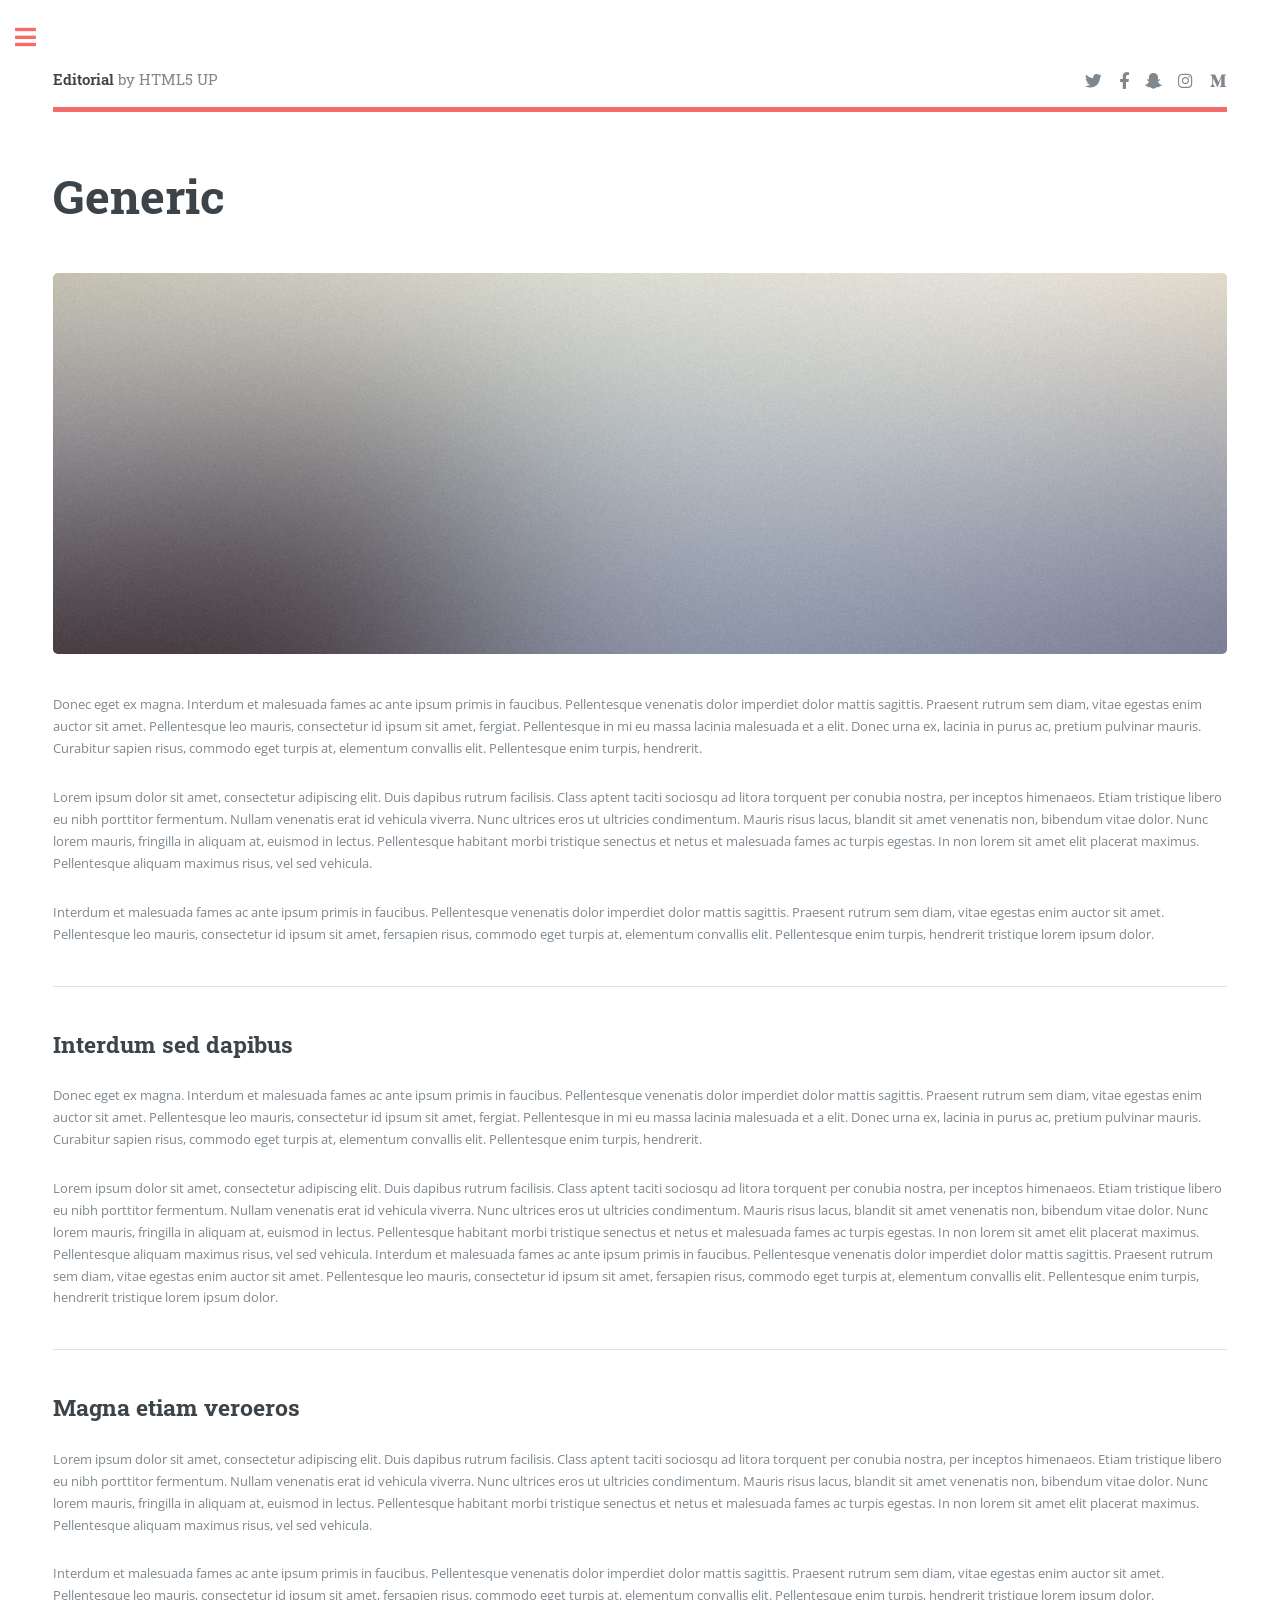
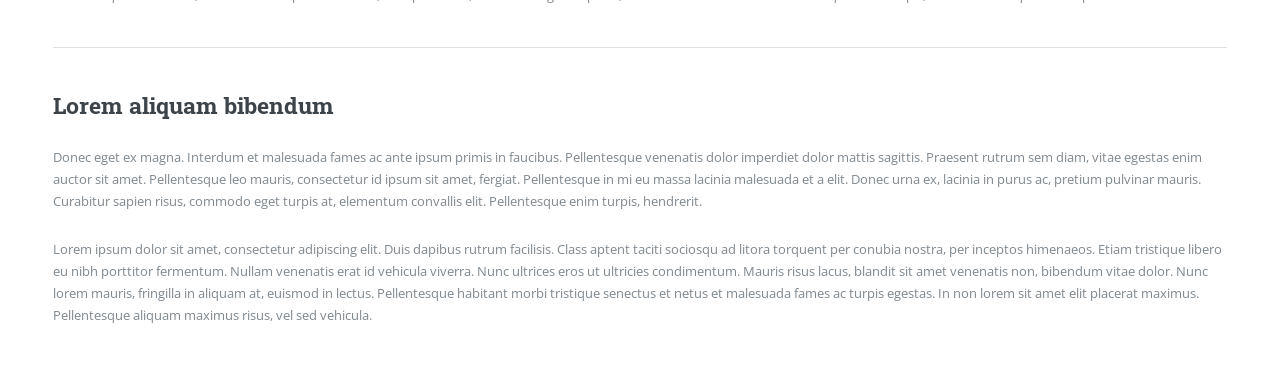
<file: generic.html>
<!DOCTYPE HTML>
<!--
	Editorial by HTML5 UP
	html5up.net | @ajlkn
	Free for personal and commercial use under the CCA 3.0 license (html5up.net/license)
-->
<html>
	<head>
		<title>Generic - Editorial by HTML5 UP</title>
		<meta charset="utf-8" />
		<meta name="viewport" content="width=device-width, initial-scale=1, user-scalable=no" />
		<link rel="stylesheet" href="assets/css/main.css" />
	</head>
	<body class="is-preload">

		<!-- Wrapper -->
			<div id="wrapper">

				<!-- Main -->
					<div id="main">
						<div class="inner">

							<!-- Header -->
								<header id="header">
									<a href="index.html" class="logo"><strong>Editorial</strong> by HTML5 UP</a>
									<ul class="icons">
										<li><a href="#" class="icon brands fa-twitter"><span class="label">Twitter</span></a></li>
										<li><a href="#" class="icon brands fa-facebook-f"><span class="label">Facebook</span></a></li>
										<li><a href="#" class="icon brands fa-snapchat-ghost"><span class="label">Snapchat</span></a></li>
										<li><a href="#" class="icon brands fa-instagram"><span class="label">Instagram</span></a></li>
										<li><a href="#" class="icon brands fa-medium-m"><span class="label">Medium</span></a></li>
									</ul>
								</header>

							<!-- Content -->
								<section>
									<header class="main">
										<h1>Generic</h1>
									</header>

									<span class="image main"><img src="images/pic11.jpg" alt="" /></span>

									<p>Donec eget ex magna. Interdum et malesuada fames ac ante ipsum primis in faucibus. Pellentesque venenatis dolor imperdiet dolor mattis sagittis. Praesent rutrum sem diam, vitae egestas enim auctor sit amet. Pellentesque leo mauris, consectetur id ipsum sit amet, fergiat. Pellentesque in mi eu massa lacinia malesuada et a elit. Donec urna ex, lacinia in purus ac, pretium pulvinar mauris. Curabitur sapien risus, commodo eget turpis at, elementum convallis elit. Pellentesque enim turpis, hendrerit.</p>
									<p>Lorem ipsum dolor sit amet, consectetur adipiscing elit. Duis dapibus rutrum facilisis. Class aptent taciti sociosqu ad litora torquent per conubia nostra, per inceptos himenaeos. Etiam tristique libero eu nibh porttitor fermentum. Nullam venenatis erat id vehicula viverra. Nunc ultrices eros ut ultricies condimentum. Mauris risus lacus, blandit sit amet venenatis non, bibendum vitae dolor. Nunc lorem mauris, fringilla in aliquam at, euismod in lectus. Pellentesque habitant morbi tristique senectus et netus et malesuada fames ac turpis egestas. In non lorem sit amet elit placerat maximus. Pellentesque aliquam maximus risus, vel sed vehicula.</p>
									<p>Interdum et malesuada fames ac ante ipsum primis in faucibus. Pellentesque venenatis dolor imperdiet dolor mattis sagittis. Praesent rutrum sem diam, vitae egestas enim auctor sit amet. Pellentesque leo mauris, consectetur id ipsum sit amet, fersapien risus, commodo eget turpis at, elementum convallis elit. Pellentesque enim turpis, hendrerit tristique lorem ipsum dolor.</p>

									<hr class="major" />

									<h2>Interdum sed dapibus</h2>
									<p>Donec eget ex magna. Interdum et malesuada fames ac ante ipsum primis in faucibus. Pellentesque venenatis dolor imperdiet dolor mattis sagittis. Praesent rutrum sem diam, vitae egestas enim auctor sit amet. Pellentesque leo mauris, consectetur id ipsum sit amet, fergiat. Pellentesque in mi eu massa lacinia malesuada et a elit. Donec urna ex, lacinia in purus ac, pretium pulvinar mauris. Curabitur sapien risus, commodo eget turpis at, elementum convallis elit. Pellentesque enim turpis, hendrerit.</p>
									<p>Lorem ipsum dolor sit amet, consectetur adipiscing elit. Duis dapibus rutrum facilisis. Class aptent taciti sociosqu ad litora torquent per conubia nostra, per inceptos himenaeos. Etiam tristique libero eu nibh porttitor fermentum. Nullam venenatis erat id vehicula viverra. Nunc ultrices eros ut ultricies condimentum. Mauris risus lacus, blandit sit amet venenatis non, bibendum vitae dolor. Nunc lorem mauris, fringilla in aliquam at, euismod in lectus. Pellentesque habitant morbi tristique senectus et netus et malesuada fames ac turpis egestas. In non lorem sit amet elit placerat maximus. Pellentesque aliquam maximus risus, vel sed vehicula. Interdum et malesuada fames ac ante ipsum primis in faucibus. Pellentesque venenatis dolor imperdiet dolor mattis sagittis. Praesent rutrum sem diam, vitae egestas enim auctor sit amet. Pellentesque leo mauris, consectetur id ipsum sit amet, fersapien risus, commodo eget turpis at, elementum convallis elit. Pellentesque enim turpis, hendrerit tristique lorem ipsum dolor.</p>

									<hr class="major" />

									<h2>Magna etiam veroeros</h2>
									<p>Lorem ipsum dolor sit amet, consectetur adipiscing elit. Duis dapibus rutrum facilisis. Class aptent taciti sociosqu ad litora torquent per conubia nostra, per inceptos himenaeos. Etiam tristique libero eu nibh porttitor fermentum. Nullam venenatis erat id vehicula viverra. Nunc ultrices eros ut ultricies condimentum. Mauris risus lacus, blandit sit amet venenatis non, bibendum vitae dolor. Nunc lorem mauris, fringilla in aliquam at, euismod in lectus. Pellentesque habitant morbi tristique senectus et netus et malesuada fames ac turpis egestas. In non lorem sit amet elit placerat maximus. Pellentesque aliquam maximus risus, vel sed vehicula.</p>
									<p>Interdum et malesuada fames ac ante ipsum primis in faucibus. Pellentesque venenatis dolor imperdiet dolor mattis sagittis. Praesent rutrum sem diam, vitae egestas enim auctor sit amet. Pellentesque leo mauris, consectetur id ipsum sit amet, fersapien risus, commodo eget turpis at, elementum convallis elit. Pellentesque enim turpis, hendrerit tristique lorem ipsum dolor.</p>

									<hr class="major" />

									<h2>Lorem aliquam bibendum</h2>
									<p>Donec eget ex magna. Interdum et malesuada fames ac ante ipsum primis in faucibus. Pellentesque venenatis dolor imperdiet dolor mattis sagittis. Praesent rutrum sem diam, vitae egestas enim auctor sit amet. Pellentesque leo mauris, consectetur id ipsum sit amet, fergiat. Pellentesque in mi eu massa lacinia malesuada et a elit. Donec urna ex, lacinia in purus ac, pretium pulvinar mauris. Curabitur sapien risus, commodo eget turpis at, elementum convallis elit. Pellentesque enim turpis, hendrerit.</p>
									<p>Lorem ipsum dolor sit amet, consectetur adipiscing elit. Duis dapibus rutrum facilisis. Class aptent taciti sociosqu ad litora torquent per conubia nostra, per inceptos himenaeos. Etiam tristique libero eu nibh porttitor fermentum. Nullam venenatis erat id vehicula viverra. Nunc ultrices eros ut ultricies condimentum. Mauris risus lacus, blandit sit amet venenatis non, bibendum vitae dolor. Nunc lorem mauris, fringilla in aliquam at, euismod in lectus. Pellentesque habitant morbi tristique senectus et netus et malesuada fames ac turpis egestas. In non lorem sit amet elit placerat maximus. Pellentesque aliquam maximus risus, vel sed vehicula.</p>

								</section>

						</div>
					</div>

				<!-- Sidebar -->
					<div id="sidebar">
						<div class="inner">

							<!-- Search -->
								<section id="search" class="alt">
									<form method="post" action="#">
										<input type="text" name="query" id="query" placeholder="Search" />
									</form>
								</section>

							<!-- Menu -->
								<nav id="menu">
									<header class="major">
										<h2>Menu</h2>
									</header>
									<ul>
										<li><a href="index.html">Homepage</a></li>
										<li><a href="generic.html">Generic</a></li>
										<li><a href="elements.html">Elements</a></li>
										<li>
											<span class="opener">Submenu</span>
											<ul>
												<li><a href="#">Lorem Dolor</a></li>
												<li><a href="#">Ipsum Adipiscing</a></li>
												<li><a href="#">Tempus Magna</a></li>
												<li><a href="#">Feugiat Veroeros</a></li>
											</ul>
										</li>
										<li><a href="#">Etiam Dolore</a></li>
										<li><a href="#">Adipiscing</a></li>
										<li>
											<span class="opener">Another Submenu</span>
											<ul>
												<li><a href="#">Lorem Dolor</a></li>
												<li><a href="#">Ipsum Adipiscing</a></li>
												<li><a href="#">Tempus Magna</a></li>
												<li><a href="#">Feugiat Veroeros</a></li>
											</ul>
										</li>
										<li><a href="#">Maximus Erat</a></li>
										<li><a href="#">Sapien Mauris</a></li>
										<li><a href="#">Amet Lacinia</a></li>
									</ul>
								</nav>

							<!-- Section -->
								<section>
									<header class="major">
										<h2>Ante interdum</h2>
									</header>
									<div class="mini-posts">
										<article>
											<a href="#" class="image"><img src="images/pic07.jpg" alt="" /></a>
											<p>Aenean ornare velit lacus, ac varius enim lorem ullamcorper dolore aliquam.</p>
										</article>
										<article>
											<a href="#" class="image"><img src="images/pic08.jpg" alt="" /></a>
											<p>Aenean ornare velit lacus, ac varius enim lorem ullamcorper dolore aliquam.</p>
										</article>
										<article>
											<a href="#" class="image"><img src="images/pic09.jpg" alt="" /></a>
											<p>Aenean ornare velit lacus, ac varius enim lorem ullamcorper dolore aliquam.</p>
										</article>
									</div>
									<ul class="actions">
										<li><a href="#" class="button">More</a></li>
									</ul>
								</section>

							<!-- Section -->
								<section>
									<header class="major">
										<h2>Get in touch</h2>
									</header>
									<p>Sed varius enim lorem ullamcorper dolore aliquam aenean ornare velit lacus, ac varius enim lorem ullamcorper dolore. Proin sed aliquam facilisis ante interdum. Sed nulla amet lorem feugiat tempus aliquam.</p>
									<ul class="contact">
										<li class="icon solid fa-envelope"><a href="#">information@untitled.tld</a></li>
										<li class="icon solid fa-phone">(000) 000-0000</li>
										<li class="icon solid fa-home">1234 Somewhere Road #8254<br />
										Nashville, TN 00000-0000</li>
									</ul>
								</section>

							<!-- Footer -->
								<footer id="footer">
									<p class="copyright">&copy; Untitled. All rights reserved. Demo Images: <a href="https://unsplash.com">Unsplash</a>. Design: <a href="https://html5up.net">HTML5 UP</a>.</p>
								</footer>

						</div>
					</div>

			</div>

		<!-- Scripts -->
			<script src="assets/js/jquery.min.js"></script>
			<script src="assets/js/browser.min.js"></script>
			<script src="assets/js/breakpoints.min.js"></script>
			<script src="assets/js/util.js"></script>
			<script src="assets/js/main.js"></script>

	</body>
</html>
</file>
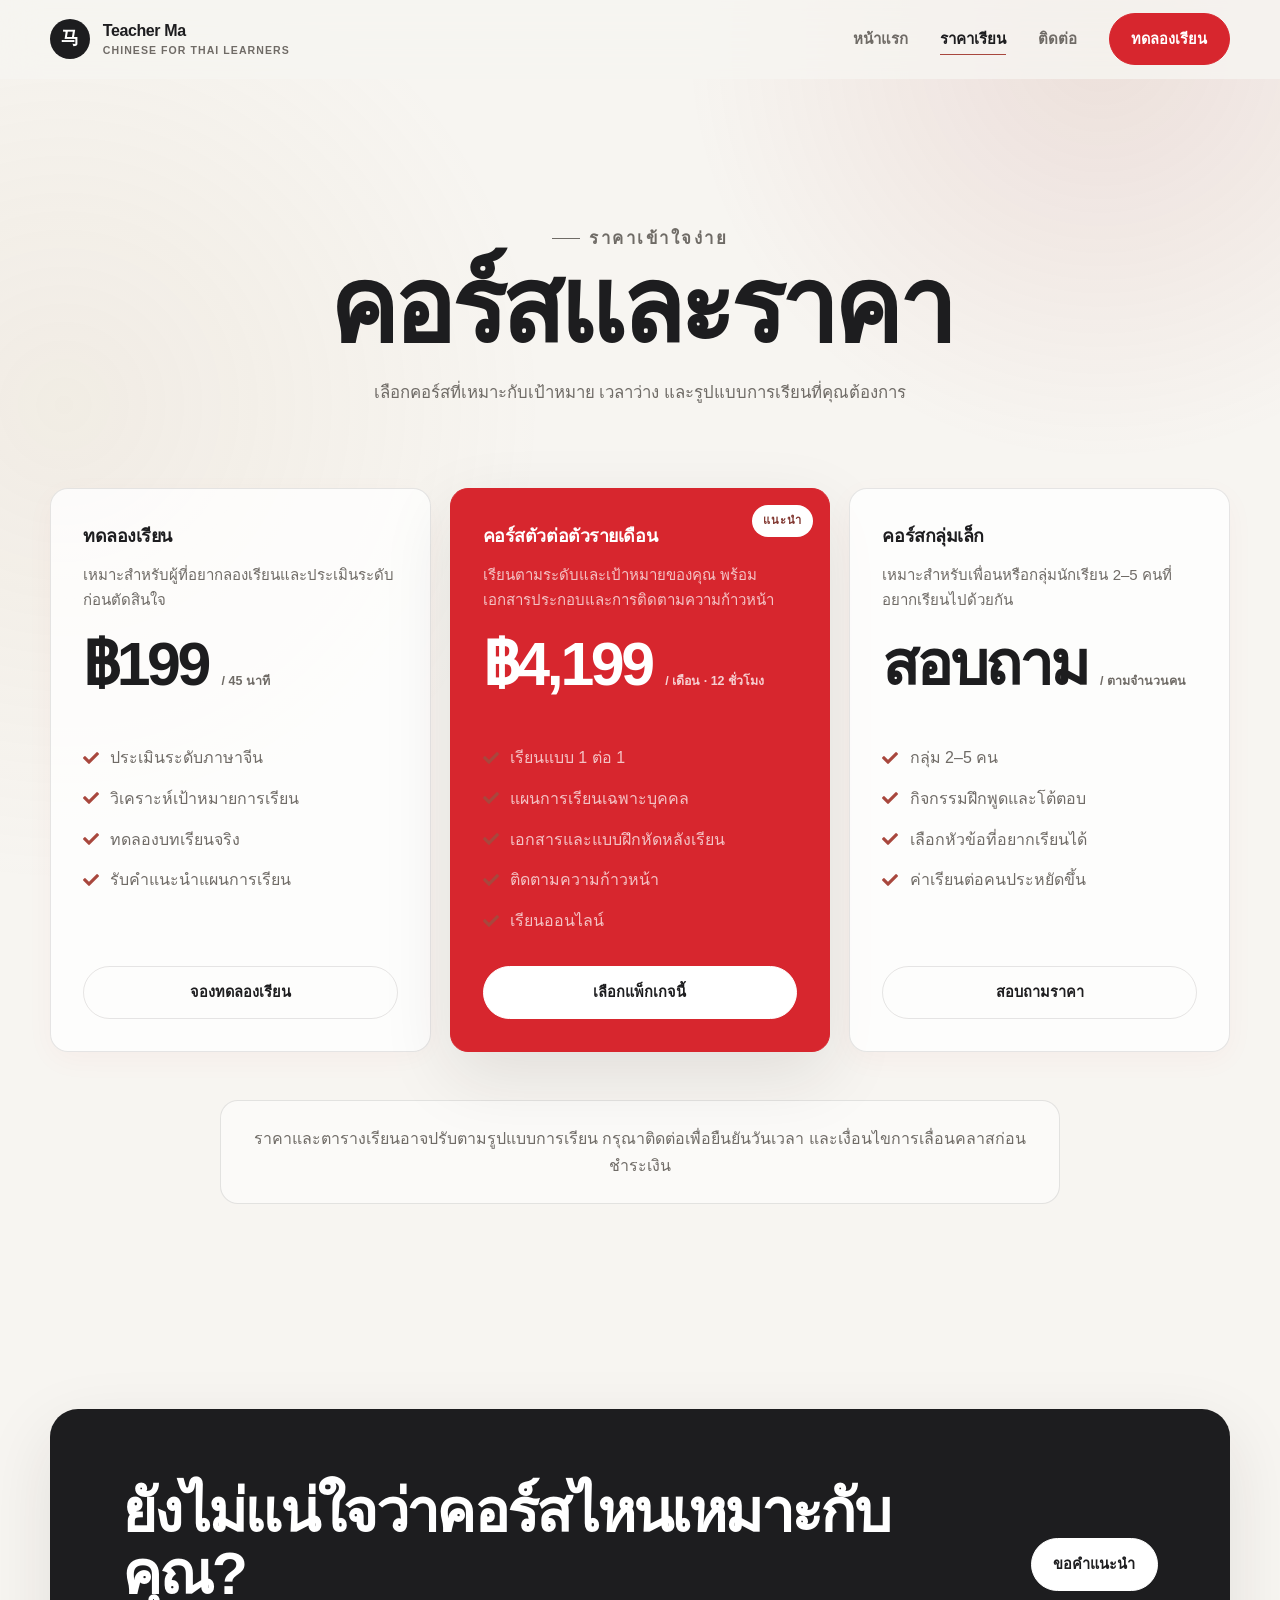
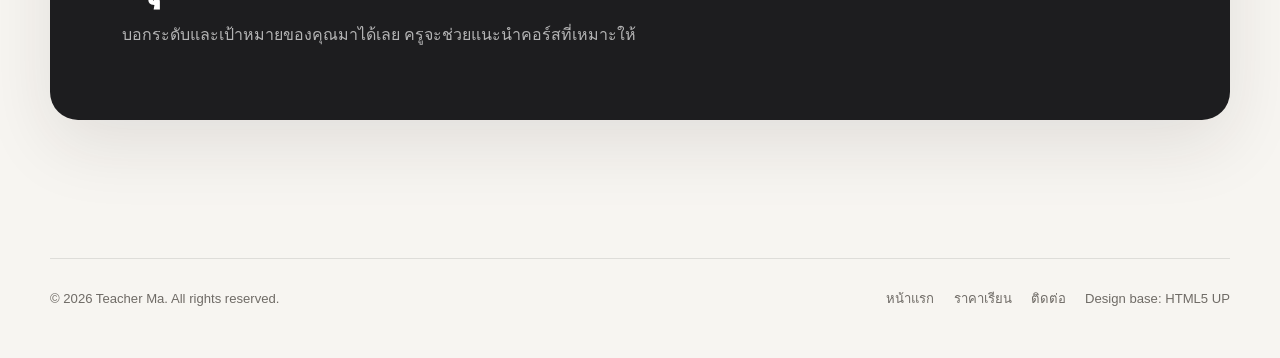
<file: pricing.html>
<!DOCTYPE HTML>
<!--
  Based on Editorial by HTML5 UP
  html5up.net | @ajlkn
  Free for personal and commercial use under the CCA 3.0 license (html5up.net/license)
-->
<html lang="th">
  <head>
    <title>ราคาเรียน | Teacher Ma</title>
    <meta charset="utf-8" />
    <meta name="viewport" content="width=device-width, initial-scale=1" />
    <meta name="description" content="คอร์สภาษาจีนออนไลน์แบบตัวต่อตัว เรียน 12 ชั่วโมงต่อเดือน พร้อมทดลองเรียนก่อนตัดสินใจ" />
    <link rel="stylesheet" href="assets/css/fontawesome-all.min.css" />
    <link rel="stylesheet" href="assets/css/custom.css" />
  </head>
  <body class="site-body">
    <header class="site-header">
      <div class="container navbar">
        <a class="brand" href="index.html">
          <span class="brand-mark">马</span>
          <span>Teacher Ma<small>Chinese for Thai learners</small></span>
        </a>
        <button class="nav-toggle" type="button" aria-label="เปิดเมนู" aria-expanded="false"><i class="fas fa-bars"></i></button>
        <ul class="nav-links">
          <li><a href="index.html">หน้าแรก</a></li>
          <li><a class="active" href="pricing.html">ราคาเรียน</a></li>
          <li><a href="contact.html">ติดต่อ</a></li>
          <li><a class="button" href="contact.html">ทดลองเรียน</a></li>
        </ul>
      </div>
    </header>

    <main>
      <section class="page-hero">
        <div class="container reveal">
          <p class="eyebrow">ราคาเข้าใจง่าย</p>
          <h1>คอร์สและราคา</h1>
          <p>เลือกคอร์สที่เหมาะกับเป้าหมาย เวลาว่าง และรูปแบบการเรียนที่คุณต้องการ</p>
        </div>
      </section>

      <section class="site-section" style="padding-top: 1rem;">
        <div class="container">
          <div class="pricing-grid">
            <article class="pricing-card reveal">
              <h3>ทดลองเรียน</h3>
              <p>เหมาะสำหรับผู้ที่อยากลองเรียนและประเมินระดับก่อนตัดสินใจ</p>
              <div class="price">฿199 <small>/ 45 นาที</small></div>
              <ul class="pricing-list">
                <li><i class="fas fa-check"></i><span>ประเมินระดับภาษาจีน</span></li>
                <li><i class="fas fa-check"></i><span>วิเคราะห์เป้าหมายการเรียน</span></li>
                <li><i class="fas fa-check"></i><span>ทดลองบทเรียนจริง</span></li>
                <li><i class="fas fa-check"></i><span>รับคำแนะนำแผนการเรียน</span></li>
              </ul>
              <a class="button secondary" href="contact.html">จองทดลองเรียน</a>
            </article>

            <article class="pricing-card featured reveal">
              <span class="badge">แนะนำ</span>
              <h3>คอร์สตัวต่อตัวรายเดือน</h3>
              <p>เรียนตามระดับและเป้าหมายของคุณ พร้อมเอกสารประกอบและการติดตามความก้าวหน้า</p>
              <div class="price">฿4,199 <small>/ เดือน · 12 ชั่วโมง</small></div>
              <ul class="pricing-list">
                <li><i class="fas fa-check"></i><span>เรียนแบบ 1 ต่อ 1</span></li>
                <li><i class="fas fa-check"></i><span>แผนการเรียนเฉพาะบุคคล</span></li>
                <li><i class="fas fa-check"></i><span>เอกสารและแบบฝึกหัดหลังเรียน</span></li>
                <li><i class="fas fa-check"></i><span>ติดตามความก้าวหน้า</span></li>
                <li><i class="fas fa-check"></i><span>เรียนออนไลน์</span></li>
              </ul>
              <a class="button light" href="contact.html">เลือกแพ็กเกจนี้</a>
            </article>

            <article class="pricing-card reveal">
              <h3>คอร์สกลุ่มเล็ก</h3>
              <p>เหมาะสำหรับเพื่อนหรือกลุ่มนักเรียน 2–5 คนที่อยากเรียนไปด้วยกัน</p>
              <div class="price">สอบถาม <small>/ ตามจำนวนคน</small></div>
              <ul class="pricing-list">
                <li><i class="fas fa-check"></i><span>กลุ่ม 2–5 คน</span></li>
                <li><i class="fas fa-check"></i><span>กิจกรรมฝึกพูดและโต้ตอบ</span></li>
                <li><i class="fas fa-check"></i><span>เลือกหัวข้อที่อยากเรียนได้</span></li>
                <li><i class="fas fa-check"></i><span>ค่าเรียนต่อคนประหยัดขึ้น</span></li>
              </ul>
              <a class="button secondary" href="contact.html">สอบถามราคา</a>
            </article>
          </div>

          <div class="simple-note reveal">
            ราคาและตารางเรียนอาจปรับตามรูปแบบการเรียน กรุณาติดต่อเพื่อยืนยันวันเวลา
            และเงื่อนไขการเลื่อนคลาสก่อนชำระเงิน
          </div>
        </div>
      </section>

      <section class="site-section">
        <div class="container cta-panel reveal">
          <div>
            <h2>ยังไม่แน่ใจว่าคอร์สไหนเหมาะกับคุณ?</h2>
            <p>บอกระดับและเป้าหมายของคุณมาได้เลย ครูจะช่วยแนะนำคอร์สที่เหมาะให้</p>
          </div>
          <a class="button light" href="contact.html">ขอคำแนะนำ</a>
        </div>
      </section>
    </main>

    <footer class="site-footer">
      <div class="container footer-grid">
        <span>© 2026 Teacher Ma. All rights reserved.</span>
        <div class="footer-links">
          <a href="index.html">หน้าแรก</a>
          <a href="pricing.html">ราคาเรียน</a>
          <a href="contact.html">ติดต่อ</a>
          <a href="https://html5up.net" target="_blank" rel="noopener">Design base: HTML5 UP</a>
        </div>
      </div>
    </footer>
    <script src="assets/js/site.js"></script>
  </body>
</html>
</file>
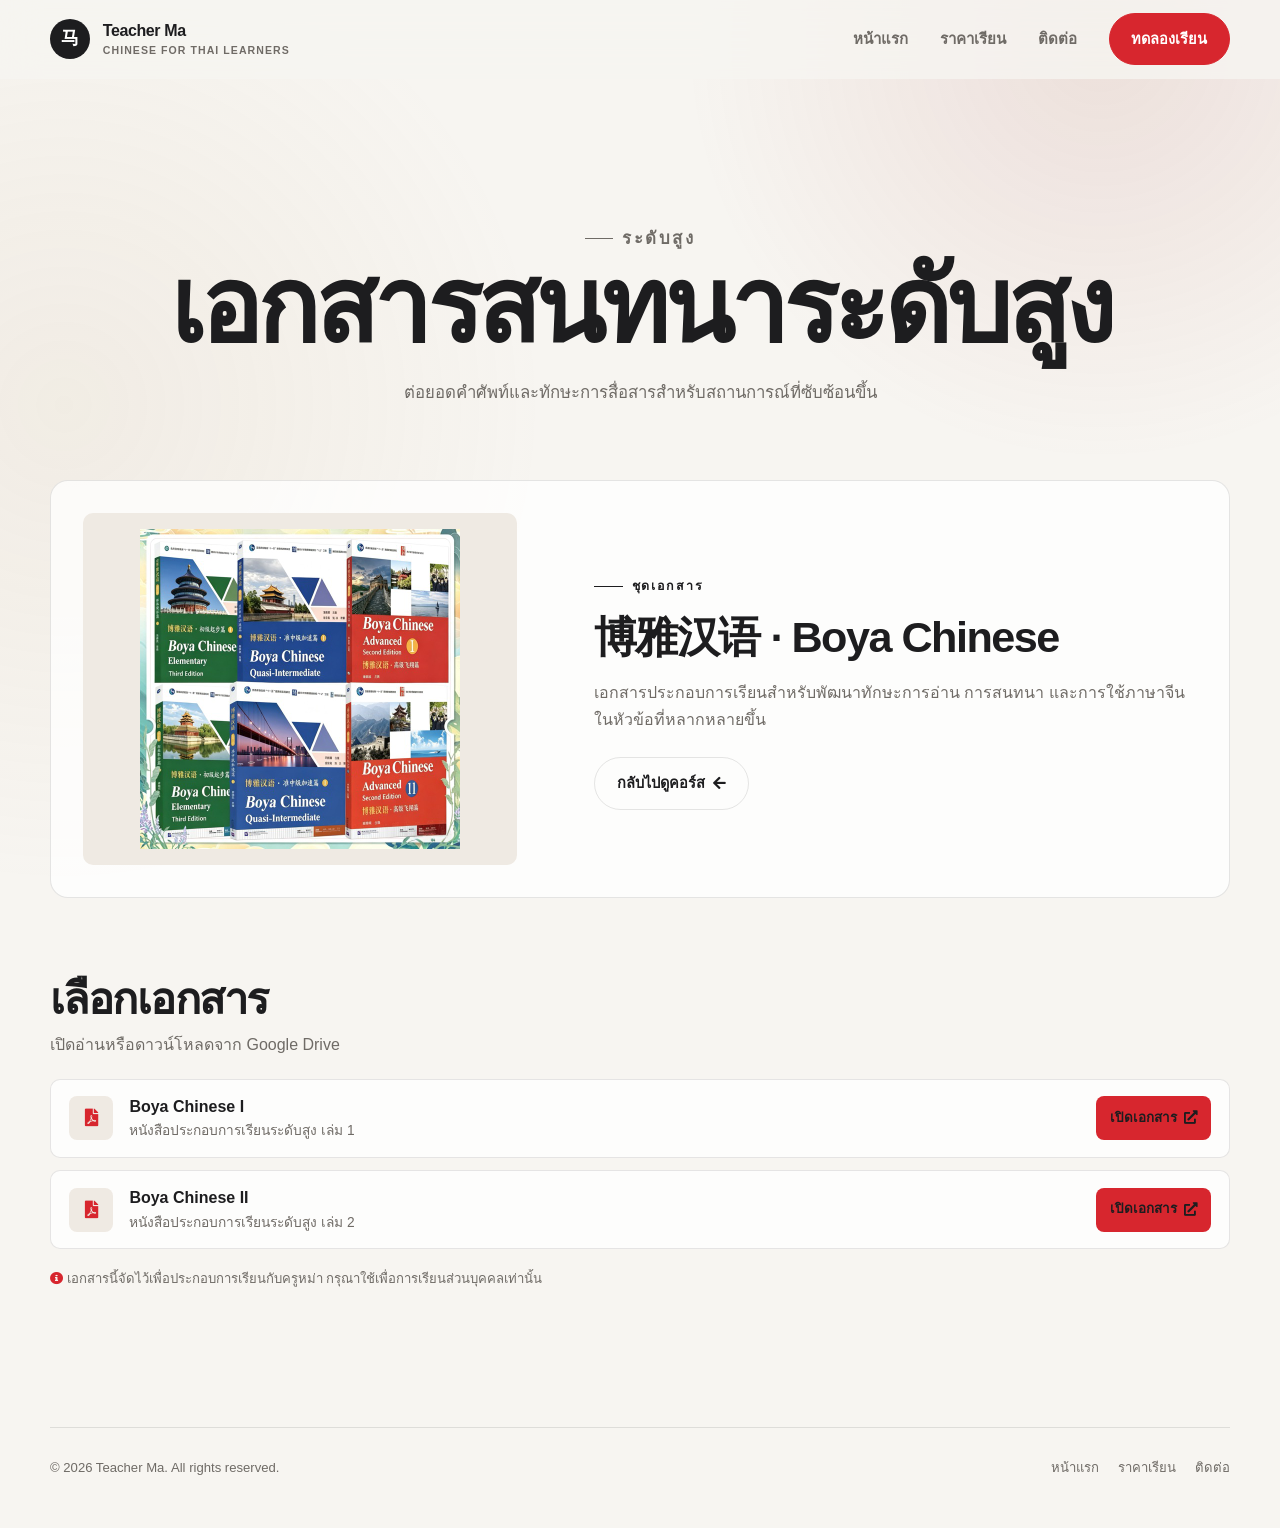
<file: resources-advanced.html>
<!DOCTYPE HTML>
<html lang="th">
  <head>
    <title>เอกสารสนทนาระดับสูง | Teacher Ma</title>
    <meta charset="utf-8" />
    <meta name="viewport" content="width=device-width, initial-scale=1" />
    <meta name="description" content="เอกสารประกอบคอร์สสนทนาภาษาจีนระดับสูงกับครูหม่า" />
    <link rel="stylesheet" href="assets/css/fontawesome-all.min.css" />
    <link rel="stylesheet" href="assets/css/custom.css" />
  </head>
  <body class="site-body">
    <header class="site-header">
      <div class="container navbar">
        <a class="brand" href="index.html" aria-label="Teacher Ma homepage"><span class="brand-mark">马</span><span>Teacher Ma<small>Chinese for Thai learners</small></span></a>
        <button class="nav-toggle" type="button" aria-label="เปิดเมนู" aria-expanded="false"><i class="fas fa-bars" aria-hidden="true"></i></button>
        <ul class="nav-links">
          <li><a href="index.html">หน้าแรก</a></li>
          <li><a href="pricing.html">ราคาเรียน</a></li>
          <li><a href="contact.html">ติดต่อ</a></li>
          <li><a class="button" href="contact.html">ทดลองเรียน</a></li>
        </ul>
      </div>
    </header>
    <main>
      <section class="page-hero resource-page-hero"><div class="container reveal"><p class="eyebrow">ระดับสูง</p><h1>เอกสารสนทนาระดับสูง</h1><p>ต่อยอดคำศัพท์และทักษะการสื่อสารสำหรับสถานการณ์ที่ซับซ้อนขึ้น</p></div></section>
      <section class="site-section resource-page-section">
        <div class="container course-resource-intro reveal">
          <div class="course-resource-cover"><img src="images/book-advanced.jpg" alt="หนังสือ Boya Chinese สำหรับการสนทนาระดับสูง" /></div>
          <div><p class="eyebrow">ชุดเอกสาร</p><h2>博雅汉语 · Boya Chinese</h2><p>เอกสารประกอบการเรียนสำหรับพัฒนาทักษะการอ่าน การสนทนา และการใช้ภาษาจีนในหัวข้อที่หลากหลายขึ้น</p><a class="button secondary" href="index.html#courses">กลับไปดูคอร์ส <i class="fas fa-arrow-left" aria-hidden="true"></i></a></div>
        </div>
        <div class="container resource-list-wrap reveal">
          <div class="resource-list-heading"><h2>เลือกเอกสาร</h2><p>เปิดอ่านหรือดาวน์โหลดจาก Google Drive</p></div>
          <div class="resource-list">
            <article class="resource-item"><span class="resource-file-type"><i class="fas fa-file-pdf" aria-hidden="true"></i></span><div><h3>Boya Chinese I</h3><p>หนังสือประกอบการเรียนระดับสูง เล่ม 1</p></div><a class="resource-open" href="https://drive.google.com/file/d/1r9OAp3ThaIUUoTtLWAyxYXwvBlrMikYh/view?usp=drive_link" target="_blank" rel="noopener">เปิดเอกสาร <i class="fas fa-external-link-alt" aria-hidden="true"></i></a></article>
            <article class="resource-item"><span class="resource-file-type"><i class="fas fa-file-pdf" aria-hidden="true"></i></span><div><h3>Boya Chinese II</h3><p>หนังสือประกอบการเรียนระดับสูง เล่ม 2</p></div><a class="resource-open" href="https://drive.google.com/file/d/1rr2AG_ApiEdk9EvxdZEUyOdhf83fgVnE/view?usp=drive_link" target="_blank" rel="noopener">เปิดเอกสาร <i class="fas fa-external-link-alt" aria-hidden="true"></i></a></article>
          </div>
          <p class="resource-note"><i class="fas fa-info-circle" aria-hidden="true"></i> เอกสารนี้จัดไว้เพื่อประกอบการเรียนกับครูหม่า กรุณาใช้เพื่อการเรียนส่วนบุคคลเท่านั้น</p>
        </div>
      </section>
    </main>
    <footer class="site-footer"><div class="container footer-grid"><span>© 2026 Teacher Ma. All rights reserved.</span><div class="footer-links"><a href="index.html">หน้าแรก</a><a href="pricing.html">ราคาเรียน</a><a href="contact.html">ติดต่อ</a></div></div></footer>
    <script src="assets/js/site.js"></script>
  </body>
</html>
</file>
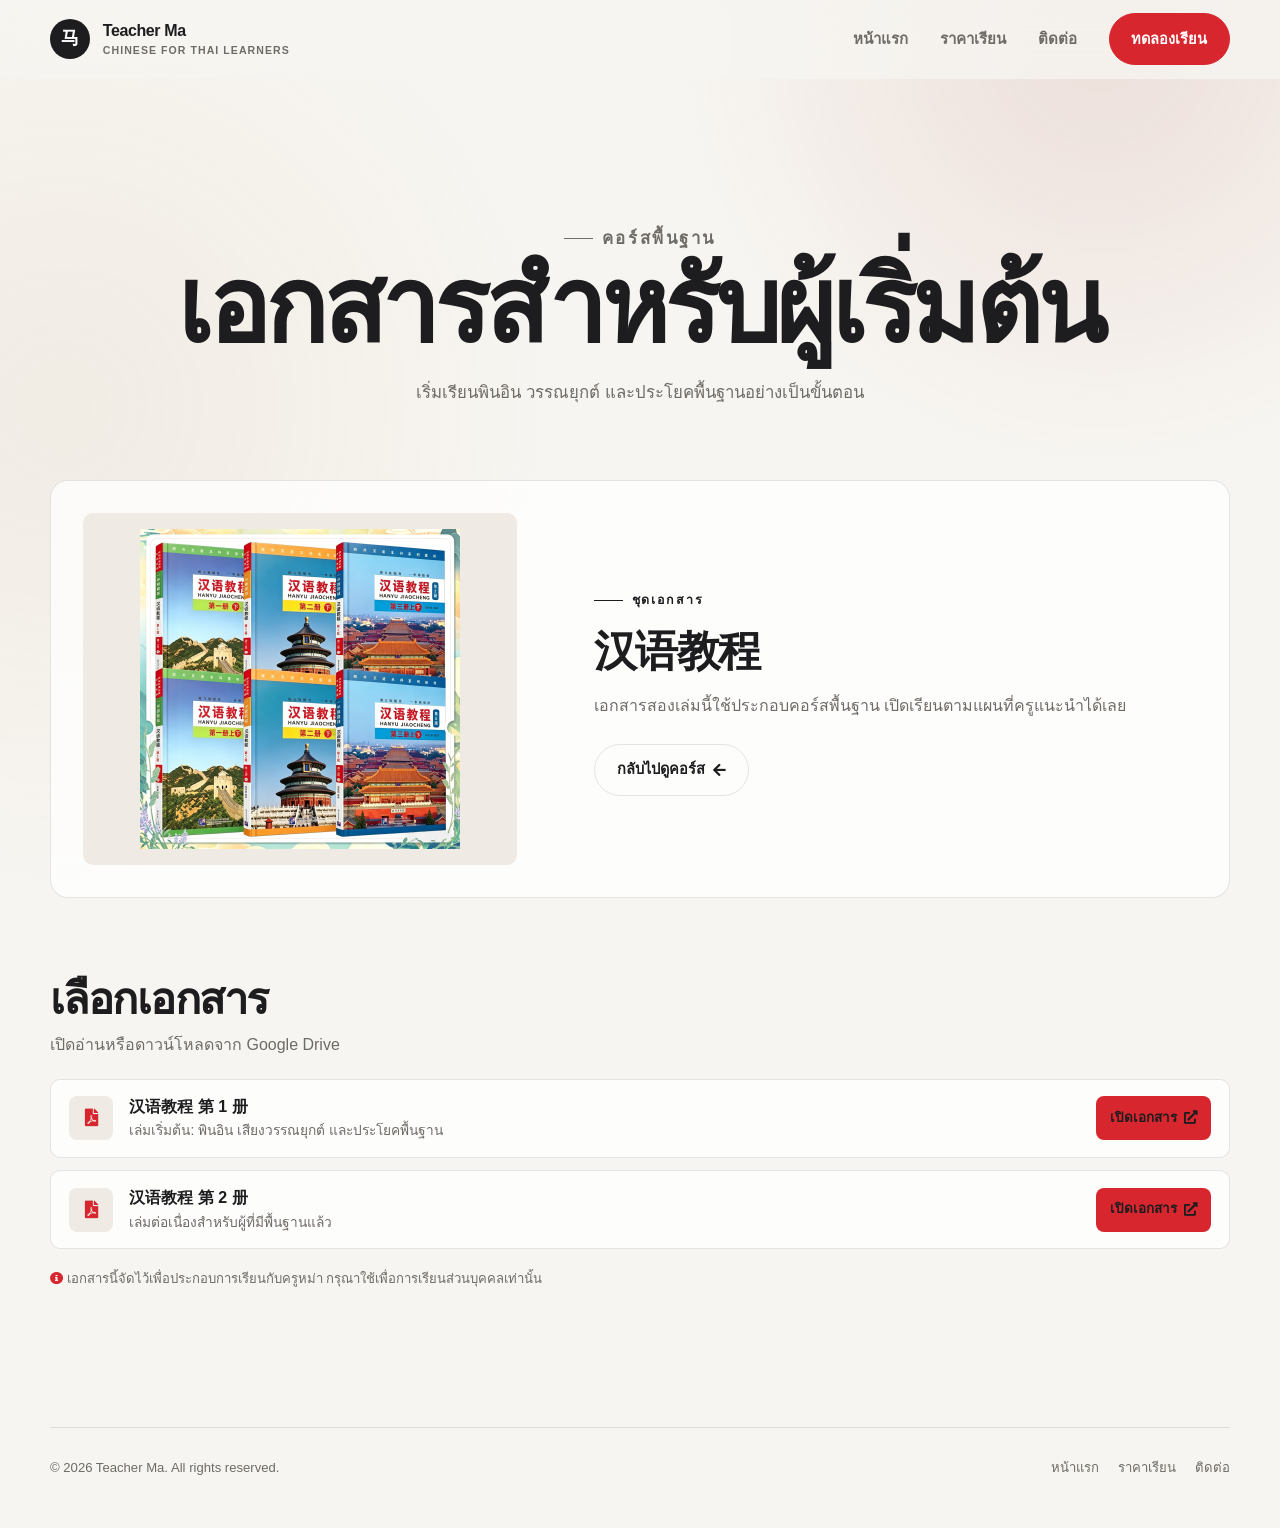
<file: resources-beginner.html>
<!DOCTYPE HTML>
<html lang="th">
  <head>
    <title>เอกสารสำหรับผู้เริ่มต้น | Teacher Ma</title>
    <meta charset="utf-8" />
    <meta name="viewport" content="width=device-width, initial-scale=1" />
    <meta name="description" content="เอกสารประกอบคอร์สภาษาจีนพื้นฐานกับครูหม่า" />
    <link rel="stylesheet" href="assets/css/fontawesome-all.min.css" />
    <link rel="stylesheet" href="assets/css/custom.css" />
  </head>
  <body class="site-body">
    <header class="site-header">
      <div class="container navbar">
        <a class="brand" href="index.html" aria-label="Teacher Ma homepage"><span class="brand-mark">马</span><span>Teacher Ma<small>Chinese for Thai learners</small></span></a>
        <button class="nav-toggle" type="button" aria-label="เปิดเมนู" aria-expanded="false"><i class="fas fa-bars" aria-hidden="true"></i></button>
        <ul class="nav-links">
          <li><a href="index.html">หน้าแรก</a></li>
          <li><a href="pricing.html">ราคาเรียน</a></li>
          <li><a href="contact.html">ติดต่อ</a></li>
          <li><a class="button" href="contact.html">ทดลองเรียน</a></li>
        </ul>
      </div>
    </header>
    <main>
      <section class="page-hero resource-page-hero"><div class="container reveal"><p class="eyebrow">คอร์สพื้นฐาน</p><h1>เอกสารสำหรับผู้เริ่มต้น</h1><p>เริ่มเรียนพินอิน วรรณยุกต์ และประโยคพื้นฐานอย่างเป็นขั้นตอน</p></div></section>
      <section class="site-section resource-page-section">
        <div class="container course-resource-intro reveal">
          <div class="course-resource-cover"><img src="images/book-beginner.jpg" alt="ชุดหนังสือ Hanyu Jiaocheng สำหรับผู้เริ่มต้น" /></div>
          <div><p class="eyebrow">ชุดเอกสาร</p><h2>汉语教程</h2><p>เอกสารสองเล่มนี้ใช้ประกอบคอร์สพื้นฐาน เปิดเรียนตามแผนที่ครูแนะนำได้เลย</p><a class="button secondary" href="index.html#courses">กลับไปดูคอร์ส <i class="fas fa-arrow-left" aria-hidden="true"></i></a></div>
        </div>
        <div class="container resource-list-wrap reveal">
          <div class="resource-list-heading"><h2>เลือกเอกสาร</h2><p>เปิดอ่านหรือดาวน์โหลดจาก Google Drive</p></div>
          <div class="resource-list">
            <article class="resource-item"><span class="resource-file-type"><i class="fas fa-file-pdf" aria-hidden="true"></i></span><div><h3>汉语教程 第 1 册</h3><p>เล่มเริ่มต้น: พินอิน เสียงวรรณยุกต์ และประโยคพื้นฐาน</p></div><a class="resource-open" href="https://drive.google.com/file/d/18nCF8Qe0k3uruP8_xM9QJAUJCXId_kPJ/view?usp=drive_link" target="_blank" rel="noopener">เปิดเอกสาร <i class="fas fa-external-link-alt" aria-hidden="true"></i></a></article>
            <article class="resource-item"><span class="resource-file-type"><i class="fas fa-file-pdf" aria-hidden="true"></i></span><div><h3>汉语教程 第 2 册</h3><p>เล่มต่อเนื่องสำหรับผู้ที่มีพื้นฐานแล้ว</p></div><a class="resource-open" href="https://drive.google.com/file/d/1FueMsDeu5xVVPHPXiWf-k40h5h3Ni0d4/view?usp=drive_link" target="_blank" rel="noopener">เปิดเอกสาร <i class="fas fa-external-link-alt" aria-hidden="true"></i></a></article>
          </div>
          <p class="resource-note"><i class="fas fa-info-circle" aria-hidden="true"></i> เอกสารนี้จัดไว้เพื่อประกอบการเรียนกับครูหม่า กรุณาใช้เพื่อการเรียนส่วนบุคคลเท่านั้น</p>
        </div>
      </section>
    </main>
    <footer class="site-footer"><div class="container footer-grid"><span>© 2026 Teacher Ma. All rights reserved.</span><div class="footer-links"><a href="index.html">หน้าแรก</a><a href="pricing.html">ราคาเรียน</a><a href="contact.html">ติดต่อ</a></div></div></footer>
    <script src="assets/js/site.js"></script>
  </body>
</html>
</file>
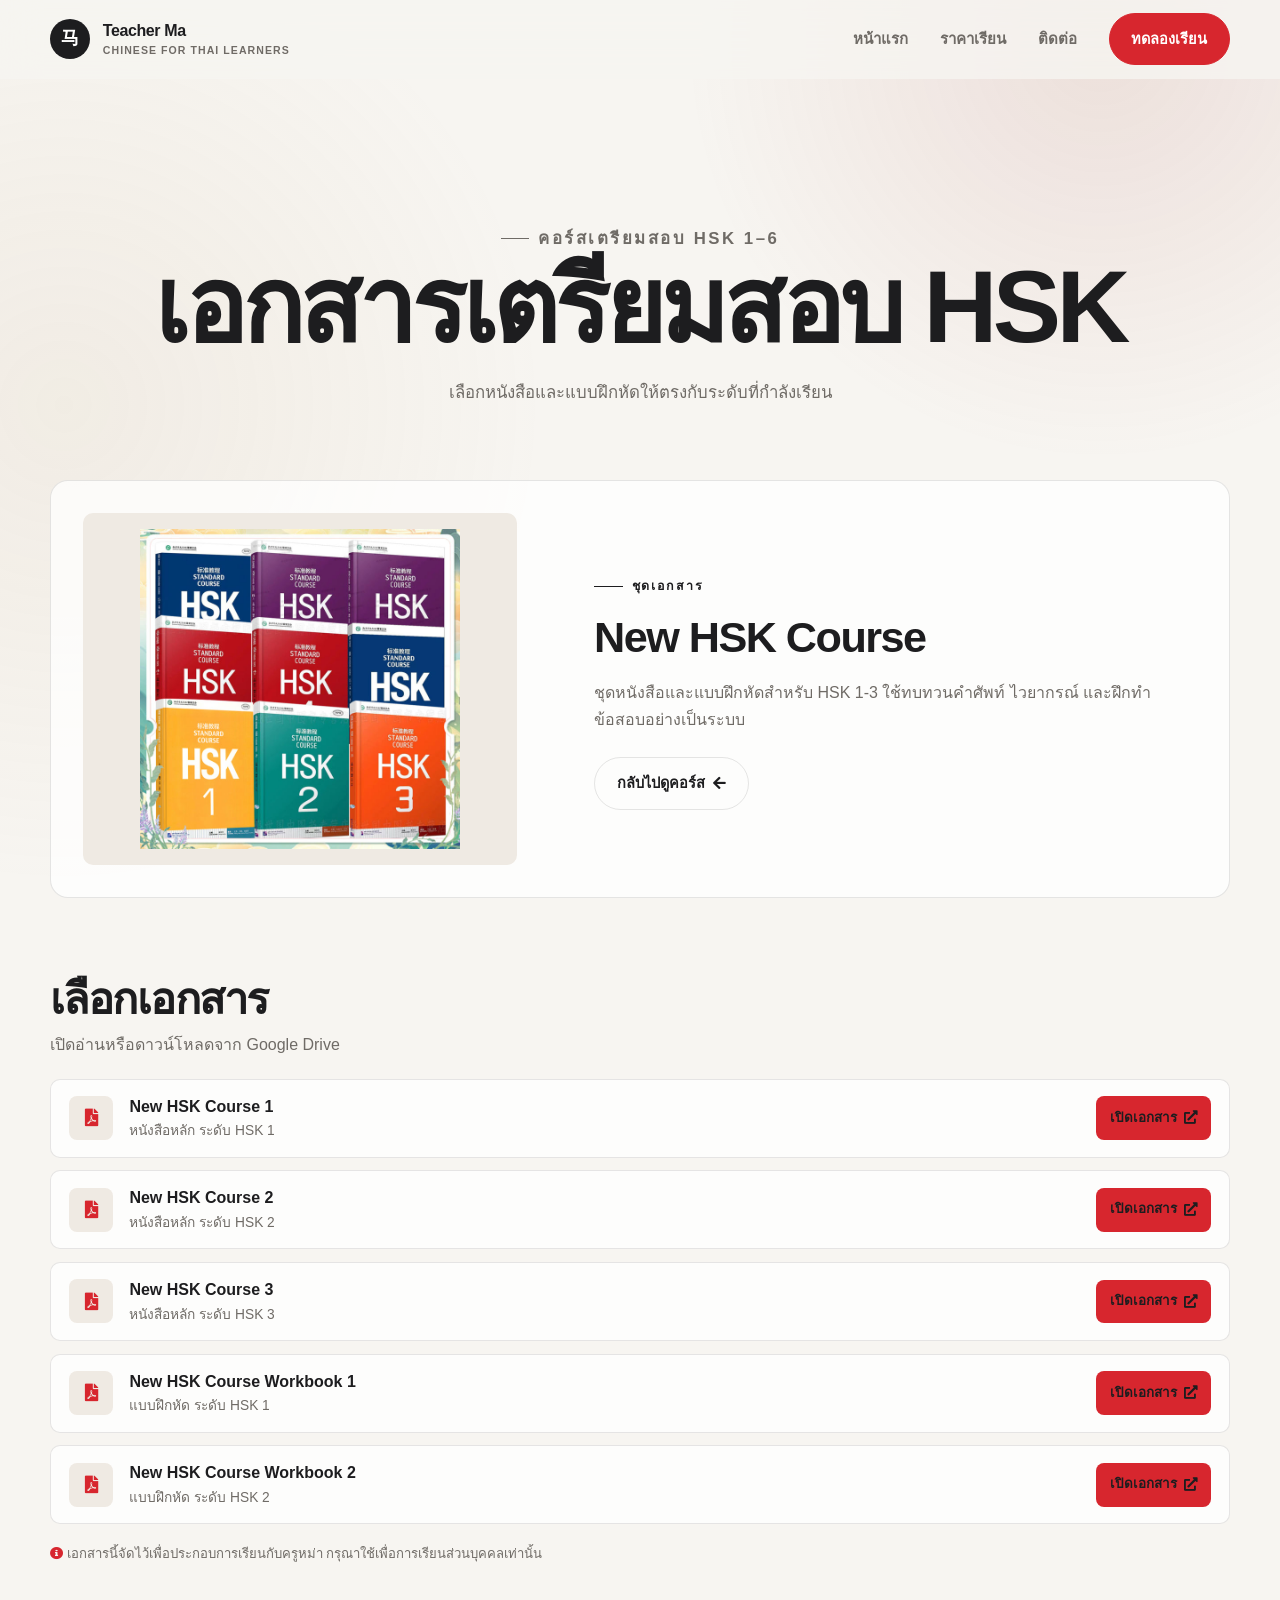
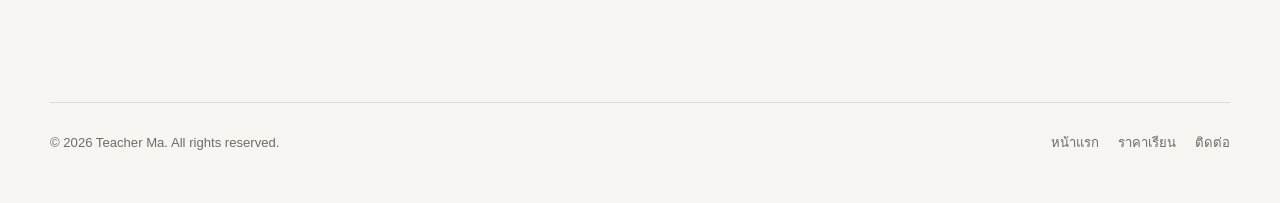
<file: resources-hsk.html>
<!DOCTYPE HTML>
<html lang="th">
  <head>
    <title>เอกสารเตรียมสอบ HSK | Teacher Ma</title>
    <meta charset="utf-8" />
    <meta name="viewport" content="width=device-width, initial-scale=1" />
    <meta name="description" content="เอกสารและแบบฝึกหัดเตรียมสอบ HSK 1-3 กับครูหม่า" />
    <link rel="stylesheet" href="assets/css/fontawesome-all.min.css" />
    <link rel="stylesheet" href="assets/css/custom.css" />
  </head>
  <body class="site-body">
    <header class="site-header">
      <div class="container navbar">
        <a class="brand" href="index.html" aria-label="Teacher Ma homepage"><span class="brand-mark">马</span><span>Teacher Ma<small>Chinese for Thai learners</small></span></a>
        <button class="nav-toggle" type="button" aria-label="เปิดเมนู" aria-expanded="false"><i class="fas fa-bars" aria-hidden="true"></i></button>
        <ul class="nav-links">
          <li><a href="index.html">หน้าแรก</a></li>
          <li><a href="pricing.html">ราคาเรียน</a></li>
          <li><a href="contact.html">ติดต่อ</a></li>
          <li><a class="button" href="contact.html">ทดลองเรียน</a></li>
        </ul>
      </div>
    </header>
    <main>
      <section class="page-hero resource-page-hero"><div class="container reveal"><p class="eyebrow">คอร์สเตรียมสอบ HSK 1–6</p><h1>เอกสารเตรียมสอบ HSK</h1><p>เลือกหนังสือและแบบฝึกหัดให้ตรงกับระดับที่กำลังเรียน</p></div></section>
      <section class="site-section resource-page-section">
        <div class="container course-resource-intro reveal">
          <div class="course-resource-cover"><img src="images/book-hsk.jpg" alt="หนังสือ Standard Course HSK" /></div>
          <div><p class="eyebrow">ชุดเอกสาร</p><h2>New HSK Course</h2><p>ชุดหนังสือและแบบฝึกหัดสำหรับ HSK 1-3 ใช้ทบทวนคำศัพท์ ไวยากรณ์ และฝึกทำข้อสอบอย่างเป็นระบบ</p><a class="button secondary" href="index.html#courses">กลับไปดูคอร์ส <i class="fas fa-arrow-left" aria-hidden="true"></i></a></div>
        </div>
        <div class="container resource-list-wrap reveal">
          <div class="resource-list-heading"><h2>เลือกเอกสาร</h2><p>เปิดอ่านหรือดาวน์โหลดจาก Google Drive</p></div>
          <div class="resource-list">
            <article class="resource-item"><span class="resource-file-type"><i class="fas fa-file-pdf" aria-hidden="true"></i></span><div><h3>New HSK Course 1</h3><p>หนังสือหลัก ระดับ HSK 1</p></div><a class="resource-open" href="https://drive.google.com/file/d/18iX6FbuF7U_3Xr6k7OkkvMLfmLs5S3zd/view?usp=drive_link" target="_blank" rel="noopener">เปิดเอกสาร <i class="fas fa-external-link-alt" aria-hidden="true"></i></a></article>
            <article class="resource-item"><span class="resource-file-type"><i class="fas fa-file-pdf" aria-hidden="true"></i></span><div><h3>New HSK Course 2</h3><p>หนังสือหลัก ระดับ HSK 2</p></div><a class="resource-open" href="https://drive.google.com/file/d/1n6_bp8WfO5yzypj0m233lBZvxtW49Yom/view?usp=drive_link" target="_blank" rel="noopener">เปิดเอกสาร <i class="fas fa-external-link-alt" aria-hidden="true"></i></a></article>
            <article class="resource-item"><span class="resource-file-type"><i class="fas fa-file-pdf" aria-hidden="true"></i></span><div><h3>New HSK Course 3</h3><p>หนังสือหลัก ระดับ HSK 3</p></div><a class="resource-open" href="https://drive.google.com/file/d/1Km8_uARZamRdbKKHlnk2erre_MonAge0/view?usp=drive_link" target="_blank" rel="noopener">เปิดเอกสาร <i class="fas fa-external-link-alt" aria-hidden="true"></i></a></article>
            <article class="resource-item"><span class="resource-file-type"><i class="fas fa-file-pdf" aria-hidden="true"></i></span><div><h3>New HSK Course Workbook 1</h3><p>แบบฝึกหัด ระดับ HSK 1</p></div><a class="resource-open" href="https://drive.google.com/file/d/1Ish5t4_cdsGM6s96ualrA8zCwk3tu0b3/view?usp=drive_link" target="_blank" rel="noopener">เปิดเอกสาร <i class="fas fa-external-link-alt" aria-hidden="true"></i></a></article>
            <article class="resource-item"><span class="resource-file-type"><i class="fas fa-file-pdf" aria-hidden="true"></i></span><div><h3>New HSK Course Workbook 2</h3><p>แบบฝึกหัด ระดับ HSK 2</p></div><a class="resource-open" href="https://drive.google.com/file/d/15DfJmXgOMBQwveS1pHyU93QGPW2dLeXS/view?usp=drive_link" target="_blank" rel="noopener">เปิดเอกสาร <i class="fas fa-external-link-alt" aria-hidden="true"></i></a></article>
          </div>
          <p class="resource-note"><i class="fas fa-info-circle" aria-hidden="true"></i> เอกสารนี้จัดไว้เพื่อประกอบการเรียนกับครูหม่า กรุณาใช้เพื่อการเรียนส่วนบุคคลเท่านั้น</p>
        </div>
      </section>
    </main>
    <footer class="site-footer"><div class="container footer-grid"><span>© 2026 Teacher Ma. All rights reserved.</span><div class="footer-links"><a href="index.html">หน้าแรก</a><a href="pricing.html">ราคาเรียน</a><a href="contact.html">ติดต่อ</a></div></div></footer>
    <script src="assets/js/site.js"></script>
  </body>
</html>
</file>
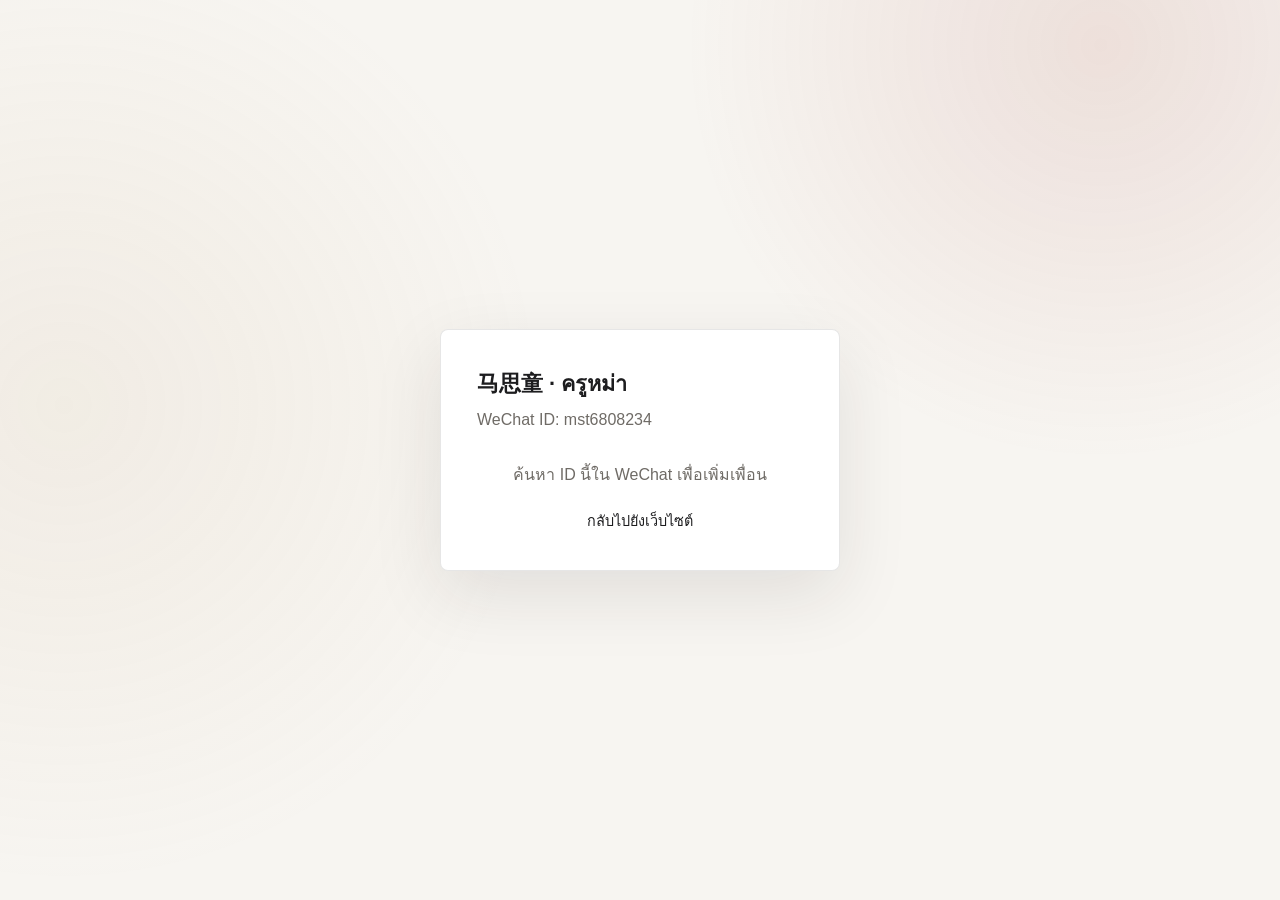
<file: wechat.html>
<!DOCTYPE HTML>
<html lang="th">
  <head>
    <title>WeChat | Teacher Ma</title>
    <meta charset="utf-8" />
    <meta name="viewport" content="width=device-width, initial-scale=1" />
    <meta name="description" content="WeChat ID: mst6808234 · Teacher Ma" />
    <link rel="stylesheet" href="assets/css/custom.css" />
  </head>
  <body class="site-body wechat-page">
    <main class="wechat-card">
      <div class="wechat-profile">
        <div>
          <h1>马思童 · ครูหม่า</h1>
          <p>WeChat ID: mst6808234</p>
        </div>
      </div>
      <p class="wechat-caption">ค้นหา ID นี้ใน WeChat เพื่อเพิ่มเพื่อน</p>
      <a class="wechat-back" href="contact.html">กลับไปยังเว็บไซต์</a>
    </main>
  </body>
</html>
</file>
<file: assets/css/custom.css>
:root {
  --bg: #f7f5f1;
  --surface: #ffffff;
  --surface-soft: #efeae3;
  --text: #1d1d1f;
  --muted: #6f6b66;
  --accent: #a8473d;
  --accent-dark: #7f342d;
  --button-red: #d7262e;
  --button-red-dark: #a7131b;
  --border: rgba(29, 29, 31, 0.11);
  --shadow: 0 24px 70px rgba(42, 34, 29, 0.10);
  --radius-lg: 28px;
  --radius-md: 18px;
  --max-width: 1180px;
}

* {
  box-sizing: border-box;
}

html {
  scroll-behavior: smooth;
}

body.site-body {
  margin: 0;
  min-width: 320px;
  background: var(--bg);
  color: var(--text);
  font-family: Inter, "Noto Sans Thai", "Noto Sans SC", -apple-system,
    BlinkMacSystemFont, "Segoe UI", sans-serif;
  font-size: 16px;
  line-height: 1.7;
  letter-spacing: 0;
}

body.site-body::before {
  content: "";
  position: fixed;
  inset: 0;
  z-index: -2;
  pointer-events: none;
  background:
    radial-gradient(circle at 86% 5%, rgba(168, 71, 61, 0.12), transparent 26rem),
    radial-gradient(circle at 5% 45%, rgba(196, 163, 116, 0.10), transparent 30rem);
}

.site-body a {
  color: inherit;
  text-decoration: none;
}

.site-body img {
  display: block;
  max-width: 100%;
}

.site-body button,
.site-body input,
.site-body textarea,
.site-body select {
  font: inherit;
}

.container {
  width: min(calc(100% - 40px), var(--max-width));
  margin-inline: auto;
}

.eyebrow {
  display: inline-flex;
  align-items: center;
  gap: 0.55rem;
  margin: 0 0 1rem;
  color: var(--text);
  font-size: 0.78rem;
  font-weight: 800;
  letter-spacing: 0.15em;
  text-transform: uppercase;
}

.eyebrow::before {
  content: "";
  width: 1.8rem;
  height: 1px;
  background: currentColor;
}

.hero-copy .eyebrow,
.section-heading .eyebrow,
.about-copy .eyebrow {
  position: relative;
  top: -0.35rem;
  margin-bottom: 0.9rem;
  color: var(--text);
  font-size: 1.28rem;
  font-weight: 900;
  letter-spacing: 0;
  line-height: 1.35;
}

.hero-copy .eyebrow::before,
.section-heading .eyebrow::before,
.about-copy .eyebrow::before {
  width: 3.3rem;
  height: 3px;
}

.section-heading {
  max-width: 710px;
  margin-bottom: 2.8rem;
}

.section-heading.centered {
  margin-inline: auto;
  text-align: center;
}

.section-heading.centered .eyebrow::before {
  display: none;
}

.section-heading h2,
.page-hero h1,
.hero-copy h1 {
  margin: 0;
  color: var(--text);
  font-weight: 650;
  letter-spacing: -0.045em;
  line-height: 1.06;
}

.section-heading h2 {
  font-size: clamp(2rem, 5vw, 3.65rem);
}

.section-heading p,
.page-hero p {
  margin: 1.1rem 0 0;
  color: var(--muted);
  font-size: 1.05rem;
}

.site-header {
  position: sticky;
  top: 0;
  z-index: 100;
  border-bottom: 1px solid transparent;
  background: rgba(247, 245, 241, 0.78);
  backdrop-filter: blur(18px);
  -webkit-backdrop-filter: blur(18px);
  transition: border-color 180ms ease, box-shadow 180ms ease;
}

.site-header.is-scrolled {
  border-bottom-color: var(--border);
  box-shadow: 0 12px 40px rgba(42, 34, 29, 0.05);
}

.navbar {
  display: flex;
  min-height: 78px;
  align-items: center;
  justify-content: space-between;
  gap: 2rem;
}

.brand {
  display: inline-flex;
  align-items: center;
  gap: 0.8rem;
  font-weight: 800;
  line-height: 1;
  letter-spacing: -0.025em;
}

.brand-mark {
  display: grid;
  width: 40px;
  height: 40px;
  place-items: center;
  border-radius: 50%;
  background: var(--text);
  color: #fff;
  font-family: Georgia, "Noto Serif SC", serif;
  font-size: 1.1rem;
}

.brand small {
  display: block;
  margin-top: 0.35rem;
  color: var(--muted);
  font-size: 0.66rem;
  font-weight: 650;
  letter-spacing: 0.1em;
  text-transform: uppercase;
}

.nav-links {
  display: flex;
  align-items: center;
  gap: 2rem;
  margin: 0;
  padding: 0;
  list-style: none;
}

.nav-links a:not(.button) {
  position: relative;
  color: var(--muted);
  font-size: 0.94rem;
  font-weight: 650;
}

.nav-links a:not(.button)::after {
  content: "";
  position: absolute;
  left: 0;
  right: 100%;
  bottom: -0.45rem;
  height: 1px;
  background: var(--accent);
  transition: right 180ms ease;
}

.nav-links a:not(.button):hover,
.nav-links a.active:not(.button) {
  color: var(--text);
}

.nav-links a:not(.button):hover::after,
.nav-links a.active:not(.button)::after {
  right: 0;
}

.nav-toggle {
  display: none;
  width: 44px;
  height: 44px;
  padding: 0;
  border: 1px solid var(--border);
  border-radius: 50%;
  background: var(--surface);
  color: var(--text);
  cursor: pointer;
}

.button {
  display: inline-flex;
  min-height: 50px;
  align-items: center;
  justify-content: center;
  gap: 0.55rem;
  padding: 0.8rem 1.35rem;
  border: 1px solid var(--button-red);
  border-radius: 999px;
  background: var(--button-red);
  color: #fff !important;
  font-size: 0.91rem;
  font-weight: 750;
  letter-spacing: 0;
  box-shadow: none;
  transition: transform 180ms ease, background 180ms ease, border-color 180ms ease;
}

.button:hover {
  transform: translateY(-2px);
  border-color: var(--button-red-dark);
  background: var(--button-red-dark);
}

.button.secondary {
  border-color: var(--border);
  background: transparent;
  color: var(--text) !important;
}

.button.secondary:hover {
  border-color: var(--text);
  background: var(--surface);
}

.button.light {
  border-color: #fff;
  background: #fff;
  color: var(--text) !important;
}

.hero {
  position: relative;
  isolation: isolate;
  min-height: min(760px, calc(100svh - 78px));
  display: flex;
  align-items: center;
  overflow: hidden;
  padding: clamp(5.2rem, 10vw, 8.4rem) 0 clamp(4rem, 7vw, 6rem);
  background:
    linear-gradient(
      90deg,
      rgba(247, 245, 241, 0.98) 0%,
      rgba(247, 245, 241, 0.92) 34%,
      rgba(247, 245, 241, 0.42) 58%,
      rgba(29, 29, 31, 0.42) 100%
    ),
    url("../../images/home-hero-bg.png") right center / auto 94% no-repeat;
  background-color: var(--bg);
}

.hero::after {
  content: "";
  position: absolute;
  inset: auto 0 0;
  z-index: -1;
  height: 38%;
  background: linear-gradient(to top, var(--bg), rgba(247, 245, 241, 0));
  pointer-events: none;
}

.hero-grid {
  display: grid;
  grid-template-columns: minmax(0, 0.63fr) minmax(240px, 0.37fr);
  align-items: center;
  gap: clamp(2rem, 6vw, 5rem);
}

.hero-copy {
  max-width: 720px;
  margin-left: clamp(1rem, 3vw, 3rem);
}

.hero-copy h1 {
  max-width: 760px;
  font-size: clamp(3.2rem, 7.8vw, 7.2rem);
}

.hero-copy h1 em {
  color: var(--accent);
  font-family: Georgia, "Noto Serif SC", serif;
  font-weight: 500;
}

.hero-copy .lead {
  max-width: 630px;
  margin: 1.7rem 0 0;
  color: var(--muted);
  font-size: clamp(1.05rem, 2vw, 1.25rem);
}

.hero-copy .lead span {
  display: block;
}

.hero-copy .lead span + span {
  margin-top: 0.35rem;
}

.hero-actions {
  display: flex;
  flex-wrap: wrap;
  gap: 0.85rem;
  margin-top: 2rem;
}

.hero-actions .button {
  min-height: 58px;
  padding: 1rem 1.8rem;
  font-size: 1rem;
}

.hero-note {
  display: flex;
  flex-wrap: wrap;
  gap: 1.2rem;
  margin-top: 2.4rem;
  color: var(--muted);
  font-size: 0.88rem;
}

.hero-note span {
  display: inline-flex;
  align-items: center;
  gap: 0.45rem;
}

.hero-note i {
  color: var(--accent);
}

.stats {
  padding: 0 0 5.5rem;
}

.stats-grid {
  display: grid;
  grid-template-columns: repeat(4, 1fr);
  overflow: hidden;
  border: 1px solid var(--border);
  border-radius: var(--radius-md);
  background: rgba(255, 255, 255, 0.66);
}

.stat {
  padding: 1.8rem;
  text-align: center;
}

.stat + .stat {
  border-left: 1px solid var(--border);
}

.stat strong {
  display: block;
  color: var(--text);
  font-size: clamp(1.4rem, 3vw, 2rem);
  letter-spacing: -0.04em;
}

.stat span {
  color: var(--muted);
  font-size: 0.86rem;
}

.site-section {
  padding: clamp(4.8rem, 8vw, 7.5rem) 0;
}

.site-section.white {
  border-block: 1px solid var(--border);
  background: rgba(255, 255, 255, 0.72);
}

.feature-grid,
.course-grid,
.testimonial-grid,
.pricing-grid {
  display: grid;
  grid-template-columns: repeat(3, 1fr);
  gap: 1.2rem;
}

.feature-grid {
  grid-template-columns: repeat(4, 1fr);
}

.feature-card,
.course-card,
.testimonial-card,
.pricing-card,
.contact-card,
.form-card {
  border: 1px solid var(--border);
  border-radius: var(--radius-md);
  background: rgba(255, 255, 255, 0.78);
  box-shadow: 0 8px 30px rgba(224, 16, 16, 0.035);
}

.feature-card {
  padding: 1.8rem;
  transition: transform 180ms ease, box-shadow 180ms ease, border-color 180ms ease;
}

.feature-card:hover {
  transform: translateY(-5px);
  border-color: rgba(213, 58, 41, 0.34);
  box-shadow: 0 20px 50px rgba(154, 91, 52, 0.08);
}

.icon-badge {
  display: grid;
  width: 48px;
  height: 48px;
  margin-bottom: 1.2rem;
  place-items: center;
  border-radius: 50%;
  background: var(--surface-soft);
  color: var(--accent);
}

.feature-card h3,
.course-card h3,
.pricing-card h3 {
  margin: 0 0 0.65rem;
  font-size: 1.12rem;
  letter-spacing: -0.025em;
}

.feature-card p,
.course-card p,
.testimonial-card p,
.pricing-card p {
  margin: 0;
  color: var(--muted);
  font-size: 0.94rem;
}

.about-grid {
  display: grid;
  grid-template-columns: minmax(300px, 0.85fr) minmax(0, 1.15fr);
  align-items: center;
  gap: clamp(3rem, 8vw, 7rem);
}

.about-image {
  overflow: hidden;
  aspect-ratio: 4 / 4.6;
  border-radius: var(--radius-lg);
  background: var(--surface-soft);
}

.about-image img {
  width: 100%;
  height: 100%;
  object-fit: cover;
  object-position: center 38%;
}

.about-copy h2 {
  margin: 0;
  font-size: clamp(2.2rem, 5vw, 4.2rem);
  letter-spacing: -0.045em;
  line-height: 1.05;
}

.about-copy > p {
  margin: 1.4rem 0 0;
  color: var(--muted);
}

.credentials {
  display: flex;
  flex-wrap: wrap;
  gap: 0.65rem;
  margin: 1.7rem 0 0;
  padding: 0;
  list-style: none;
}

.credentials li {
  padding: 0.55rem 0.85rem;
  border: 1px solid var(--border);
  border-radius: 999px;
  background: var(--surface);
  color: #514d48;
  font-size: 0.82rem;
  font-weight: 650;
}

.course-card {
  overflow: hidden;
}

.course-card .course-image {
  display: grid;
  place-items: center;
  overflow: hidden;
  aspect-ratio: 16 / 10;
  padding: 0.9rem;
  background: linear-gradient(135deg, #fbf7ef, #eee3d5);
}

.course-card .course-image img {
  width: 100%;
  height: 100%;
  object-fit: contain;
  transition: transform 400ms ease;
}

.course-card .course-image.book-photo img {
  object-fit: contain;
}

.course-card:hover .course-image img {
  transform: scale(1.035);
}

.course-card .course-body {
  padding: 1.6rem;
}

.course-meta {
  display: flex;
  flex-wrap: wrap;
  gap: 0.55rem;
  margin-bottom: 1rem;
  color: var(--text);
  font-size: 0.76rem;
  font-weight: 800;
  letter-spacing: 0.1em;
  text-transform: uppercase;
}

.text-link {
  display: inline-flex;
  align-items: center;
  gap: 0.45rem;
  margin-top: 1.15rem;
  color: var(--text);
  font-size: 0.9rem;
  font-weight: 750;
}

.text-link:hover {
  color: var(--accent);
}

.testimonial-card {
  padding: 1.8rem;
}

.stars {
  margin-bottom: 1rem;
  color: var(--button-red);
  font-size: 0.82rem;
  letter-spacing: 0.15em;
}

.student {
  display: flex;
  align-items: center;
  gap: 0.85rem;
  margin-top: 1.5rem;
}

.student-avatar {
  display: block;
  flex: 0 0 42px;
  width: 42px;
  height: 42px;
  border-radius: 50%;
  background: var(--surface-soft);
  object-fit: cover;
  box-shadow: 0 6px 18px rgba(42, 34, 29, 0.08);
}

.student strong,
.student span {
  display: block;
}

.student span {
  color: var(--muted);
  font-size: 0.8rem;
}

.cta-panel {
  display: grid;
  grid-template-columns: minmax(0, 1fr) auto;
  align-items: center;
  gap: 2rem;
  overflow: hidden;
  padding: clamp(2.4rem, 6vw, 4.5rem);
  border-radius: var(--radius-lg);
  background: var(--text);
  color: #fff;
  box-shadow: var(--shadow);
}

.cta-panel h2 {
  margin: 0;
  color: #fff;
  font-size: clamp(2rem, 5vw, 3.7rem);
  letter-spacing: -0.045em;
  line-height: 1.05;
}

.cta-panel p {
  max-width: 620px;
  margin: 1rem 0 0;
  color: rgba(255, 255, 255, 0.67);
}

.site-footer {
  padding: 2.2rem 0 3rem;
}

.footer-grid {
  display: flex;
  align-items: center;
  justify-content: space-between;
  gap: 2rem;
  padding-top: 1.8rem;
  border-top: 1px solid var(--border);
  color: var(--muted);
  font-size: 0.82rem;
}

.footer-links {
  display: flex;
  flex-wrap: wrap;
  gap: 1.2rem;
}

.footer-links a:hover {
  color: var(--accent);
}

.page-hero {
  padding: clamp(5rem, 10vw, 8.5rem) 0 4rem;
  text-align: center;
}

.page-hero h1 {
  font-size: clamp(3rem, 8vw, 6.4rem);
}

.page-hero p {
  max-width: 650px;
  margin-inline: auto;
}

.resource-page-hero {
  padding-bottom: clamp(2.8rem, 6vw, 4.5rem);
}

.resource-page-section {
  padding-top: 0;
}

.course-resource-intro {
  display: grid;
  grid-template-columns: minmax(220px, 0.72fr) minmax(0, 1fr);
  align-items: center;
  gap: clamp(2rem, 6vw, 5rem);
  padding: clamp(1.2rem, 3vw, 2rem);
  border: 1px solid var(--border);
  border-radius: var(--radius-md);
  background: rgba(255, 255, 255, 0.74);
}

.course-resource-cover {
  display: grid;
  min-height: 240px;
  place-items: center;
  padding: 1rem;
  border-radius: 10px;
  background: var(--surface-soft);
}

.course-resource-cover img {
  width: 100%;
  height: 100%;
  max-height: 320px;
  object-fit: contain;
}

.course-resource-intro h2,
.resource-list-heading h2 {
  margin: 0;
  color: var(--text);
  font-size: clamp(1.7rem, 4vw, 2.7rem);
  letter-spacing: -0.035em;
  line-height: 1.15;
}

.course-resource-intro > div:last-child > p:not(.eyebrow) {
  max-width: 42rem;
  margin: 1rem 0 1.5rem;
  color: var(--muted);
}

.resource-list-wrap {
  margin-top: clamp(2.5rem, 6vw, 5rem);
}

.resource-list-heading {
  margin-bottom: 1.25rem;
}

.resource-list-heading p {
  margin: 0.45rem 0 0;
  color: var(--muted);
}

.resource-list {
  display: grid;
  gap: 0.8rem;
}

.resource-item {
  display: grid;
  grid-template-columns: auto minmax(0, 1fr) auto;
  align-items: center;
  gap: 1rem;
  padding: 1rem 1.15rem;
  border: 1px solid var(--border);
  border-radius: 10px;
  background: rgba(255, 255, 255, 0.78);
}

.resource-file-type {
  display: grid;
  width: 2.75rem;
  height: 2.75rem;
  place-items: center;
  border-radius: 8px;
  background: var(--surface-soft);
  color: var(--button-red);
  font-size: 1.1rem;
}

.resource-item h3,
.resource-item p {
  margin: 0;
}

.resource-item h3 {
  color: var(--text);
  font-size: 1rem;
  line-height: 1.35;
}

.resource-item p {
  margin-top: 0.25rem;
  color: var(--muted);
  font-size: 0.86rem;
  line-height: 1.4;
}

.resource-open {
  display: inline-flex;
  min-height: 42px;
  align-items: center;
  justify-content: center;
  gap: 0.45rem;
  padding: 0.65rem 0.85rem;
  border-radius: 8px;
  background: var(--button-red);
  color: #fff;
  font-size: 0.84rem;
  font-weight: 750;
  white-space: nowrap;
}

.resource-open:hover {
  background: var(--button-red-dark);
}

.resource-note {
  margin: 1.15rem 0 0;
  color: var(--muted);
  font-size: 0.82rem;
}

.resource-note i {
  color: var(--button-red);
}

.pricing-grid {
  align-items: stretch;
}

.pricing-card {
  position: relative;
  display: flex;
  flex-direction: column;
  padding: 2rem;
}

.pricing-card.featured {
  border-color: var(--button-red);
  background: var(--button-red);
  color: #fff;
  transform: translateY(-12px);
  box-shadow: var(--shadow);
}

.pricing-card.featured h3,
.pricing-card.featured .price,
.pricing-card.featured .pricing-list,
.pricing-card.featured p {
  color: #fff;
}

.pricing-card.featured p,
.pricing-card.featured .pricing-list li {
  color: rgba(255, 255, 255, 0.72);
}

.pricing-card.featured .price small {
  color: rgba(255, 255, 255, 0.78);
}

.pricing-card.featured .badge {
  background: #fff;
  color: var(--accent-dark);
}

.badge {
  position: absolute;
  top: 1rem;
  right: 1rem;
  padding: 0.4rem 0.7rem;
  border-radius: 999px;
  background: var(--accent);
  color: #fff;
  font-size: 0.7rem;
  font-weight: 800;
  letter-spacing: 0.08em;
  text-transform: uppercase;
}

.price {
  margin: 1.35rem 0;
  color: var(--text);
  font-size: clamp(2.5rem, 5vw, 3.8rem);
  font-weight: 750;
  letter-spacing: -0.055em;
  line-height: 1;
}

.price small {
  color: var(--muted);
  font-size: 0.78rem;
  font-weight: 600;
  letter-spacing: 0;
}

.pricing-list {
  display: grid;
  gap: 0.85rem;
  margin: 1.7rem 0 2rem;
  padding: 0;
  color: var(--muted);
  list-style: none;
}

.pricing-list li {
  display: flex;
  gap: 0.7rem;
  align-items: flex-start;
}

.pricing-list i {
  margin-top: 0.35rem;
  color: var(--accent);
}

.pricing-card .button {
  margin-top: auto;
}

.simple-note {
  max-width: 840px;
  margin: 3rem auto 0;
  padding: 1.5rem;
  border: 1px solid var(--border);
  border-radius: var(--radius-md);
  color: var(--muted);
  text-align: center;
  background: rgba(255, 255, 255, 0.5);
}

.contact-layout {
  display: grid;
  grid-template-columns: 0.82fr 1.18fr;
  align-items: stretch;
  gap: 1.4rem;
}

.contact-card,
.form-card {
  padding: clamp(1.6rem, 4vw, 2.4rem);
}

.contact-card {
  display: flex;
  flex-direction: column;
}

.contact-card h2,
.form-card h2 {
  margin: 0 0 0.8rem;
  font-size: 1.6rem;
  letter-spacing: -0.03em;
}

.contact-card > p,
.form-card > p {
  margin: 0 0 1.6rem;
  color: var(--muted);
}

.contact-list {
  display: grid;
  gap: 0.8rem;
  margin: 0;
  padding: 0;
  list-style: none;
}

.contact-list a,
.contact-list span {
  display: flex;
  align-items: center;
  gap: 0.8rem;
  padding: 0.9rem 0;
  border-bottom: 1px solid var(--border);
}

.contact-list i {
  width: 1.1rem;
  color: var(--accent);
  text-align: center;
}

.social-buttons {
  display: flex;
  flex-wrap: wrap;
  gap: 0.65rem;
  margin-top: auto;
  padding-top: 1.7rem;
}

.social-circle {
  display: grid;
  width: 44px;
  height: 44px;
  place-items: center;
  border: 1px solid var(--border);
  border-radius: 50%;
  background: var(--surface);
}

.social-circle:hover {
  border-color: var(--accent);
  color: var(--accent);
}

.wechat-page {
  display: grid;
  min-height: 100vh;
  place-items: center;
  padding: 1.5rem;
}

.wechat-card {
  width: min(100%, 25rem);
  padding: clamp(1.5rem, 5vw, 2.25rem);
  background: var(--surface);
  border: 1px solid var(--border);
  border-radius: 8px;
  box-shadow: var(--shadow);
}

.wechat-profile {
  display: flex;
  align-items: center;
  gap: 0.9rem;
  margin-bottom: 1.7rem;
}

.wechat-profile img {
  display: block;
  flex: 0 0 4rem;
  width: 4rem;
  height: 4rem;
  border-radius: 8px;
  object-fit: cover;
}

.wechat-profile h1 {
  margin: 0;
  color: var(--text);
  font-size: 1.35rem;
  font-weight: 800;
}

.wechat-profile p,
.wechat-caption {
  margin: 0.2rem 0 0;
  color: var(--muted);
}

.wechat-qr {
  display: block;
  width: min(100%, 19rem);
  height: auto;
  margin: 0 auto;
}

.wechat-caption {
  margin-top: 1.3rem;
  text-align: center;
}

.wechat-back {
  display: block;
  width: fit-content;
  margin: 1.35rem auto 0;
  color: var(--text);
  font-size: 0.9rem;
}

.wechat-back:hover {
  color: var(--accent);
}

.form-grid {
  display: grid;
  grid-template-columns: 1fr 1fr;
  gap: 1rem;
}

.form-field.full {
  grid-column: 1 / -1;
}

.form-field label {
  display: block;
  margin-bottom: 0.45rem;
  color: #4a4642;
  font-size: 0.82rem;
  font-weight: 700;
}

.site-body input,
.site-body textarea,
.site-body select {
  width: 100%;
  border: 1px solid var(--border);
  border-radius: 12px;
  outline: none;
  background: rgba(247, 245, 241, 0.72);
  color: var(--text);
  box-shadow: none;
  transition: border-color 180ms ease, box-shadow 180ms ease;
}

.site-body input,
.site-body select {
  height: 52px;
  padding: 0 0.95rem;
}

.site-body textarea {
  min-height: 150px;
  padding: 0.85rem 0.95rem;
  resize: vertical;
}

.site-body input:focus,
.site-body textarea:focus,
.site-body select:focus {
  border-color: var(--accent);
  box-shadow: 0 0 0 4px rgba(168, 71, 61, 0.10);
}

.form-actions {
  display: flex;
  align-items: center;
  justify-content: space-between;
  gap: 1rem;
  margin-top: 1.2rem;
}

.form-hint {
  color: var(--muted);
  font-size: 0.78rem;
}

.reveal {
  opacity: 0;
  transform: translateY(18px);
  transition: opacity 650ms ease, transform 650ms ease;
}

.reveal.is-visible {
  opacity: 1;
  transform: none;
}

@media (max-width: 980px) {
  .hero-grid {
    grid-template-columns: minmax(0, 0.72fr) minmax(180px, 0.28fr);
  }

  .about-grid,
  .contact-layout {
    grid-template-columns: 1fr;
  }

  .hero-copy {
    max-width: 600px;
  }

  .feature-grid,
  .course-grid,
  .testimonial-grid,
  .pricing-grid {
    grid-template-columns: repeat(2, 1fr);
  }

  .feature-grid .feature-card:last-child,
  .pricing-grid .pricing-card:last-child {
    grid-column: span 2;
  }

  .pricing-card.featured {
    transform: none;
  }
}

@media (max-width: 760px) {
  .container {
    width: min(calc(100% - 28px), var(--max-width));
  }

  .navbar {
    min-height: 70px;
  }

  .nav-toggle {
    display: grid;
    place-items: center;
  }

  .nav-links {
    position: absolute;
    top: calc(100% + 1px);
    left: 14px;
    right: 14px;
    display: none;
    align-items: stretch;
    gap: 0;
    padding: 0.65rem;
    border: 1px solid var(--border);
    border-radius: 18px;
    background: rgba(255, 255, 255, 0.97);
    box-shadow: var(--shadow);
  }

  .nav-links.is-open {
    display: grid;
  }

  .nav-links li a {
    display: flex;
    width: 100%;
    min-height: 48px;
    align-items: center;
    padding: 0 0.8rem;
  }

  .nav-links .button {
    margin-top: 0.35rem;
  }

  .hero {
    padding-top: 3.5rem;
  }

  .hero-copy h1 {
    font-size: clamp(2.85rem, 15vw, 4.65rem);
  }

  .hero-grid {
    gap: 3rem;
  }

  .stats-grid,
  .feature-grid,
  .course-grid,
  .testimonial-grid,
  .pricing-grid,
  .form-grid {
    grid-template-columns: 1fr;
  }

  .stat:nth-child(odd) {
    border-left: 0;
  }

  .stat + .stat {
    border-left: 0;
    border-top: 1px solid var(--border);
  }

  .feature-grid .feature-card:last-child,
  .pricing-grid .pricing-card:last-child,
  .form-field.full {
    grid-column: auto;
  }

  .cta-panel {
    grid-template-columns: 1fr;
  }

  .footer-grid,
  .form-actions {
    align-items: flex-start;
    flex-direction: column;
  }
}

@media (prefers-reduced-motion: reduce) {
  html {
    scroll-behavior: auto;
  }

  *,
  *::before,
  *::after {
    animation-duration: 0.01ms !important;
    animation-iteration-count: 1 !important;
    transition-duration: 0.01ms !important;
  }
}
@media (max-width: 760px) {
  html,
  body.site-body {
    max-width: 100%;
    overflow-x: hidden;
  }

  .container {
    width: min(calc(100% - 32px), var(--max-width));
  }

  .brand {
    min-width: 0;
  }

  .brand small {
    max-width: 180px;
    white-space: normal;
  }

  .hero {
    min-height: 0;
    align-items: flex-start;
    padding: 2rem 0 2.5rem;
    background:
      linear-gradient(
        90deg,
        rgba(247, 245, 241, 0.98) 0%,
        rgba(247, 245, 241, 0.95) 52%,
        rgba(247, 245, 241, 0.50) 80%,
        rgba(29, 29, 31, 0.16) 100%
      ),
      linear-gradient(
        to top,
        rgba(247, 245, 241, 0.96) 0%,
        rgba(247, 245, 241, 0.42) 28%,
        rgba(247, 245, 241, 0.06) 66%
      ),
      url("../../images/home-hero-bg.png") 66% center / cover no-repeat;
  }

  .hero-grid {
    grid-template-columns: 1fr;
    gap: 0;
  }

  .hero-copy {
    max-width: 100%;
    margin-left: 0;
  }

  .hero-copy h1 {
    font-size: clamp(2.45rem, 12vw, 3.55rem);
    letter-spacing: -0.025em;
  }

  .hero-copy .lead {
    margin-top: 1.2rem;
    font-size: 1rem;
    line-height: 1.62;
  }

  .hero-actions {
    display: grid;
    grid-template-columns: 1fr;
    gap: 0.75rem;
    margin-top: 1.5rem;
  }

  .hero-actions .button {
    width: 100%;
    min-height: 50px;
    padding: 0.8rem 1.2rem;
    font-size: 0.92rem;
  }

  .hero-note {
    display: none;
  }

  .stats {
    padding-bottom: 3rem;
  }

  .stats-grid {
    grid-template-columns: repeat(2, minmax(0, 1fr));
    gap: 0.75rem;
    overflow: visible;
    border: 0;
    background: transparent;
  }

  .stat,
  .stat + .stat,
  .stat:nth-child(odd) {
    padding: 1.1rem 0.8rem;
    border: 1px solid var(--border);
    border-radius: 16px;
    background: rgba(255, 255, 255, 0.72);
  }

  .stat strong {
    font-size: 1.35rem;
  }

  .stat span {
    font-size: 0.78rem;
    line-height: 1.35;
  }

  .site-section {
    padding: 3.6rem 0;
  }

  .section-heading {
    margin-bottom: 1.8rem;
  }

  .section-heading h2,
  .about-copy h2,
  .cta-panel h2,
  .page-hero h1 {
    font-size: clamp(2rem, 9vw, 2.75rem);
    letter-spacing: -0.025em;
  }

  .feature-card,
  .testimonial-card {
    padding: 1.35rem;
  }

  .about-grid {
    gap: 1.8rem;
  }

  .about-image {
    aspect-ratio: 4 / 3.4;
    border-radius: 22px;
  }

  .course-grid,
  .testimonial-grid,
  .pricing-grid,
  .contact-layout,
  .form-grid {
    gap: 1rem;
  }

  .course-card .course-image {
    aspect-ratio: 4 / 3;
    padding: 0.75rem;
  }

  .course-card .course-body,
  .pricing-card,
  .contact-card,
  .form-card {
    padding: 1.35rem;
  }

  .price {
    font-size: clamp(2.25rem, 12vw, 3rem);
  }

  .cta-panel {
    padding: 1.6rem;
    border-radius: 22px;
  }

  .cta-panel .button,
  .form-actions .button {
    width: 100%;
  }

  .page-hero {
    padding: 3.8rem 0 2.5rem;
  }

  .course-resource-intro {
    grid-template-columns: 1fr;
    gap: 1.5rem;
    padding: 1.15rem;
  }

  .course-resource-cover {
    min-height: 0;
    aspect-ratio: 4 / 3;
  }

  .resource-item {
    grid-template-columns: auto minmax(0, 1fr);
    padding: 1rem;
  }

  .resource-open {
    grid-column: 1 / -1;
    width: 100%;
  }

  .footer-grid {
    gap: 1.1rem;
  }
}

@media (max-width: 560px) {
  .hero {
    min-height: 0;
    display: flex;
    align-items: flex-start;
    padding: 1.25rem 0 0.8rem;
    background:
      linear-gradient(
        90deg,
        rgba(247, 245, 241, 0.91) 0%,
        rgba(247, 245, 241, 0.80) 48%,
        rgba(247, 245, 241, 0.42) 76%,
        rgba(29, 29, 31, 0.08) 100%
      ),
      linear-gradient(
        to top,
        rgba(247, 245, 241, 0.84) 0%,
        rgba(247, 245, 241, 0.22) 28%,
        rgba(247, 245, 241, 0.02) 66%
      ),
      url("../../images/home-hero-mobile-v2.jpg") right center / cover no-repeat;
  }

  .hero::after {
    display: none;
  }

  .hero-copy .lead span + span {
    margin-top: 0.6rem;
  }

  .hero-actions {
    margin-top: 1.25rem;
  }
}

@media (max-width: 480px) {
  .container {
    width: min(calc(100% - 28px), var(--max-width));
  }

  .navbar {
    gap: 1rem;
  }

  .brand-mark {
    width: 36px;
    height: 36px;
  }

  .brand small {
    max-width: 145px;
    font-size: 0.58rem;
  }

  .hero {
    padding-top: 1.05rem;
    padding-bottom: 0.65rem;
    background:
      linear-gradient(
        90deg,
        rgba(247, 245, 241, 0.94) 0%,
        rgba(247, 245, 241, 0.84) 50%,
        rgba(247, 245, 241, 0.46) 78%,
        rgba(29, 29, 31, 0.08) 100%
      ),
      linear-gradient(
        to top,
        rgba(247, 245, 241, 0.88) 0%,
        rgba(247, 245, 241, 0.20) 30%,
        rgba(247, 245, 241, 0.02) 70%
      ),
      url("../../images/home-hero-mobile-v2.jpg") right center / cover no-repeat;
  }

  .hero-copy h1 {
    font-size: clamp(2.15rem, 10.8vw, 2.8rem);
  }

  .hero-copy .lead {
    max-width: 32rem;
    font-size: 0.94rem;
    line-height: 1.58;
  }

  .eyebrow {
    font-size: 0.68rem;
    letter-spacing: 0.08em;
  }

  .eyebrow::before {
    width: 1.1rem;
  }

  .button {
    min-height: 48px;
    padding-inline: 1rem;
  }

  .stats-grid {
    gap: 0.6rem;
  }

  .stat {
    padding: 0.95rem 0.65rem;
  }

  .stat strong {
    font-size: 1.2rem;
  }

  .stat span {
    font-size: 0.72rem;
  }

  .course-card .course-body,
  .pricing-card,
  .contact-card,
  .form-card,
  .feature-card,
  .testimonial-card {
    padding: 1.15rem;
  }
}

/* Illustrative stock portraits, framed without changing the source photos. */
.student .portrait-frame { overflow: hidden; isolation: isolate; }
.portrait-frame img { display: block; width: 100%; height: 100%; object-fit: cover; object-position: center 15%; }
.portrait-woman img, .portrait-man img { transform: scale(2.2); }
.portrait-young-woman img { object-position: 56% center; }
.section-heading .portrait-note { font-size: 0.82rem; color: var(--muted); }
</file>
<file: assets/css/main.css>
@import url(fontawesome-all.min.css);
@import url("https://fonts.googleapis.com/css?family=Open+Sans:400,600,400italic,600italic|Roboto+Slab:400,700");
/*
	Editorial by HTML5 UP
	html5up.net | @ajlkn
	Free for personal and commercial use under the CCA 3.0 license (html5up.net/license)
*/
html, body, div, span, applet, object,
iframe, h1, h2, h3, h4, h5, h6, p, blockquote,
pre, a, abbr, acronym, address, big, cite,
code, del, dfn, em, img, ins, kbd, q, s, samp,
small, strike, strong, sub, sup, tt, var, b,
u, i, center, dl, dt, dd, ol, ul, li, fieldset,
form, label, legend, table, caption, tbody,
tfoot, thead, tr, th, td, article, aside,
canvas, details, embed, figure, figcaption,
footer, header, hgroup, menu, nav, output, ruby,
section, summary, time, mark, audio, video {
  margin: 0;
  padding: 0;
  border: 0;
  font-size: 100%;
  font: inherit;
  vertical-align: baseline; }

article, aside, details, figcaption, figure,
footer, header, hgroup, menu, nav, section {
  display: block; }

body {
  line-height: 1; }

ol, ul {
  list-style: none; }

blockquote, q {
  quotes: none; }
  blockquote:before, blockquote:after, q:before, q:after {
    content: '';
    content: none; }

table {
  border-collapse: collapse;
  border-spacing: 0; }

body {
  -webkit-text-size-adjust: none; }

mark {
  background-color: transparent;
  color: inherit; }

input::-moz-focus-inner {
  border: 0;
  padding: 0; }

input, select, textarea {
  -moz-appearance: none;
  -webkit-appearance: none;
  -ms-appearance: none;
  appearance: none; }

/* Basic */
@-ms-viewport {
  width: device-width; }

body {
  -ms-overflow-style: scrollbar; }

@media screen and (max-width: 480px) {
  html, body {
    min-width: 320px; } }

html {
  box-sizing: border-box; }

*, *:before, *:after {
  box-sizing: inherit; }

body {
  background: #ffffff; }
  body.is-preload *, body.is-preload *:before, body.is-preload *:after, body.is-resizing *, body.is-resizing *:before, body.is-resizing *:after {
    -moz-animation: none !important;
    -webkit-animation: none !important;
    -ms-animation: none !important;
    animation: none !important;
    -moz-transition: none !important;
    -webkit-transition: none !important;
    -ms-transition: none !important;
    transition: none !important; }

/* Type */
body, input, select, textarea {
  color: #7f888f;
  font-family: "Open Sans", sans-serif;
  font-size: 13pt;
  font-weight: 400;
  line-height: 1.65; }
  @media screen and (max-width: 1680px) {
    body, input, select, textarea {
      font-size: 11pt; } }
  @media screen and (max-width: 1280px) {
    body, input, select, textarea {
      font-size: 10pt; } }
  @media screen and (max-width: 360px) {
    body, input, select, textarea {
      font-size: 9pt; } }

a {
  -moz-transition: color 0.2s ease-in-out, border-bottom-color 0.2s ease-in-out;
  -webkit-transition: color 0.2s ease-in-out, border-bottom-color 0.2s ease-in-out;
  -ms-transition: color 0.2s ease-in-out, border-bottom-color 0.2s ease-in-out;
  transition: color 0.2s ease-in-out, border-bottom-color 0.2s ease-in-out;
  border-bottom: dotted 1px;
  color: #f56a6a;
  text-decoration: none; }
  a:hover {
    border-bottom-color: #f56a6a;
    color: #f56a6a !important; }
    a:hover strong {
      color: inherit; }

strong, b {
  color: #3d4449;
  font-weight: 600; }

em, i {
  font-style: italic; }

p {
  margin: 0 0 2em 0; }

h1, h2, h3, h4, h5, h6 {
  color: #3d4449;
  font-family: "Roboto Slab", serif;
  font-weight: 700;
  line-height: 1.5;
  margin: 0 0 1em 0; }
  h1 a, h2 a, h3 a, h4 a, h5 a, h6 a {
    color: inherit;
    text-decoration: none;
    border-bottom: 0; }

h1 {
  font-size: 4em;
  margin: 0 0 0.5em 0;
  line-height: 1.3; }

h2 {
  font-size: 1.75em; }

h3 {
  font-size: 1.25em; }

h4 {
  font-size: 1.1em; }

h5 {
  font-size: 0.9em; }

h6 {
  font-size: 0.7em; }

@media screen and (max-width: 1680px) {
  h1 {
    font-size: 3.5em; } }

@media screen and (max-width: 980px) {
  h1 {
    font-size: 3.25em; } }

@media screen and (max-width: 736px) {
  h1 {
    font-size: 2em;
    line-height: 1.4; }
  h2 {
    font-size: 1.5em; } }

sub {
  font-size: 0.8em;
  position: relative;
  top: 0.5em; }

sup {
  font-size: 0.8em;
  position: relative;
  top: -0.5em; }

blockquote {
  border-left: solid 3px rgba(210, 215, 217, 0.75);
  font-style: italic;
  margin: 0 0 2em 0;
  padding: 0.5em 0 0.5em 2em; }

code {
  background: rgba(230, 235, 237, 0.25);
  border-radius: 0.375em;
  border: solid 1px rgba(210, 215, 217, 0.75);
  font-family: "Courier New", monospace;
  font-size: 0.9em;
  margin: 0 0.25em;
  padding: 0.25em 0.65em; }

pre {
  -webkit-overflow-scrolling: touch;
  font-family: "Courier New", monospace;
  font-size: 0.9em;
  margin: 0 0 2em 0; }
  pre code {
    display: block;
    line-height: 1.75;
    padding: 1em 1.5em;
    overflow-x: auto; }

hr {
  border: 0;
  border-bottom: solid 1px rgba(210, 215, 217, 0.75);
  margin: 2em 0; }
  hr.major {
    margin: 3em 0; }

.align-left {
  text-align: left; }

.align-center {
  text-align: center; }

.align-right {
  text-align: right; }

/* Row */
.row {
  display: flex;
  flex-wrap: wrap;
  box-sizing: border-box;
  align-items: stretch; }
  .row > * {
    box-sizing: border-box; }
  .row.gtr-uniform > * > :last-child {
    margin-bottom: 0; }
  .row.aln-left {
    justify-content: flex-start; }
  .row.aln-center {
    justify-content: center; }
  .row.aln-right {
    justify-content: flex-end; }
  .row.aln-top {
    align-items: flex-start; }
  .row.aln-middle {
    align-items: center; }
  .row.aln-bottom {
    align-items: flex-end; }
  .row > .imp {
    order: -1; }
  .row > .col-1 {
    width: 8.33333%; }
  .row > .off-1 {
    margin-left: 8.33333%; }
  .row > .col-2 {
    width: 16.66667%; }
  .row > .off-2 {
    margin-left: 16.66667%; }
  .row > .col-3 {
    width: 25%; }
  .row > .off-3 {
    margin-left: 25%; }
  .row > .col-4 {
    width: 33.33333%; }
  .row > .off-4 {
    margin-left: 33.33333%; }
  .row > .col-5 {
    width: 41.66667%; }
  .row > .off-5 {
    margin-left: 41.66667%; }
  .row > .col-6 {
    width: 50%; }
  .row > .off-6 {
    margin-left: 50%; }
  .row > .col-7 {
    width: 58.33333%; }
  .row > .off-7 {
    margin-left: 58.33333%; }
  .row > .col-8 {
    width: 66.66667%; }
  .row > .off-8 {
    margin-left: 66.66667%; }
  .row > .col-9 {
    width: 75%; }
  .row > .off-9 {
    margin-left: 75%; }
  .row > .col-10 {
    width: 83.33333%; }
  .row > .off-10 {
    margin-left: 83.33333%; }
  .row > .col-11 {
    width: 91.66667%; }
  .row > .off-11 {
    margin-left: 91.66667%; }
  .row > .col-12 {
    width: 100%; }
  .row > .off-12 {
    margin-left: 100%; }
  .row.gtr-0 {
    margin-top: 0;
    margin-left: 0em; }
    .row.gtr-0 > * {
      padding: 0 0 0 0em; }
    .row.gtr-0.gtr-uniform {
      margin-top: 0em; }
      .row.gtr-0.gtr-uniform > * {
        padding-top: 0em; }
  .row.gtr-25 {
    margin-top: 0;
    margin-left: -0.375em; }
    .row.gtr-25 > * {
      padding: 0 0 0 0.375em; }
    .row.gtr-25.gtr-uniform {
      margin-top: -0.375em; }
      .row.gtr-25.gtr-uniform > * {
        padding-top: 0.375em; }
  .row.gtr-50 {
    margin-top: 0;
    margin-left: -0.75em; }
    .row.gtr-50 > * {
      padding: 0 0 0 0.75em; }
    .row.gtr-50.gtr-uniform {
      margin-top: -0.75em; }
      .row.gtr-50.gtr-uniform > * {
        padding-top: 0.75em; }
  .row {
    margin-top: 0;
    margin-left: -1.5em; }
    .row > * {
      padding: 0 0 0 1.5em; }
    .row.gtr-uniform {
      margin-top: -1.5em; }
      .row.gtr-uniform > * {
        padding-top: 1.5em; }
  .row.gtr-150 {
    margin-top: 0;
    margin-left: -2.25em; }
    .row.gtr-150 > * {
      padding: 0 0 0 2.25em; }
    .row.gtr-150.gtr-uniform {
      margin-top: -2.25em; }
      .row.gtr-150.gtr-uniform > * {
        padding-top: 2.25em; }
  .row.gtr-200 {
    margin-top: 0;
    margin-left: -3em; }
    .row.gtr-200 > * {
      padding: 0 0 0 3em; }
    .row.gtr-200.gtr-uniform {
      margin-top: -3em; }
      .row.gtr-200.gtr-uniform > * {
        padding-top: 3em; }
  @media screen and (max-width: 1680px) {
    .row {
      display: flex;
      flex-wrap: wrap;
      box-sizing: border-box;
      align-items: stretch; }
      .row > * {
        box-sizing: border-box; }
      .row.gtr-uniform > * > :last-child {
        margin-bottom: 0; }
      .row.aln-left {
        justify-content: flex-start; }
      .row.aln-center {
        justify-content: center; }
      .row.aln-right {
        justify-content: flex-end; }
      .row.aln-top {
        align-items: flex-start; }
      .row.aln-middle {
        align-items: center; }
      .row.aln-bottom {
        align-items: flex-end; }
      .row > .imp-xlarge {
        order: -1; }
      .row > .col-1-xlarge {
        width: 8.33333%; }
      .row > .off-1-xlarge {
        margin-left: 8.33333%; }
      .row > .col-2-xlarge {
        width: 16.66667%; }
      .row > .off-2-xlarge {
        margin-left: 16.66667%; }
      .row > .col-3-xlarge {
        width: 25%; }
      .row > .off-3-xlarge {
        margin-left: 25%; }
      .row > .col-4-xlarge {
        width: 33.33333%; }
      .row > .off-4-xlarge {
        margin-left: 33.33333%; }
      .row > .col-5-xlarge {
        width: 41.66667%; }
      .row > .off-5-xlarge {
        margin-left: 41.66667%; }
      .row > .col-6-xlarge {
        width: 50%; }
      .row > .off-6-xlarge {
        margin-left: 50%; }
      .row > .col-7-xlarge {
        width: 58.33333%; }
      .row > .off-7-xlarge {
        margin-left: 58.33333%; }
      .row > .col-8-xlarge {
        width: 66.66667%; }
      .row > .off-8-xlarge {
        margin-left: 66.66667%; }
      .row > .col-9-xlarge {
        width: 75%; }
      .row > .off-9-xlarge {
        margin-left: 75%; }
      .row > .col-10-xlarge {
        width: 83.33333%; }
      .row > .off-10-xlarge {
        margin-left: 83.33333%; }
      .row > .col-11-xlarge {
        width: 91.66667%; }
      .row > .off-11-xlarge {
        margin-left: 91.66667%; }
      .row > .col-12-xlarge {
        width: 100%; }
      .row > .off-12-xlarge {
        margin-left: 100%; }
      .row.gtr-0 {
        margin-top: 0;
        margin-left: 0em; }
        .row.gtr-0 > * {
          padding: 0 0 0 0em; }
        .row.gtr-0.gtr-uniform {
          margin-top: 0em; }
          .row.gtr-0.gtr-uniform > * {
            padding-top: 0em; }
      .row.gtr-25 {
        margin-top: 0;
        margin-left: -0.375em; }
        .row.gtr-25 > * {
          padding: 0 0 0 0.375em; }
        .row.gtr-25.gtr-uniform {
          margin-top: -0.375em; }
          .row.gtr-25.gtr-uniform > * {
            padding-top: 0.375em; }
      .row.gtr-50 {
        margin-top: 0;
        margin-left: -0.75em; }
        .row.gtr-50 > * {
          padding: 0 0 0 0.75em; }
        .row.gtr-50.gtr-uniform {
          margin-top: -0.75em; }
          .row.gtr-50.gtr-uniform > * {
            padding-top: 0.75em; }
      .row {
        margin-top: 0;
        margin-left: -1.5em; }
        .row > * {
          padding: 0 0 0 1.5em; }
        .row.gtr-uniform {
          margin-top: -1.5em; }
          .row.gtr-uniform > * {
            padding-top: 1.5em; }
      .row.gtr-150 {
        margin-top: 0;
        margin-left: -2.25em; }
        .row.gtr-150 > * {
          padding: 0 0 0 2.25em; }
        .row.gtr-150.gtr-uniform {
          margin-top: -2.25em; }
          .row.gtr-150.gtr-uniform > * {
            padding-top: 2.25em; }
      .row.gtr-200 {
        margin-top: 0;
        margin-left: -3em; }
        .row.gtr-200 > * {
          padding: 0 0 0 3em; }
        .row.gtr-200.gtr-uniform {
          margin-top: -3em; }
          .row.gtr-200.gtr-uniform > * {
            padding-top: 3em; } }
  @media screen and (max-width: 1280px) {
    .row {
      display: flex;
      flex-wrap: wrap;
      box-sizing: border-box;
      align-items: stretch; }
      .row > * {
        box-sizing: border-box; }
      .row.gtr-uniform > * > :last-child {
        margin-bottom: 0; }
      .row.aln-left {
        justify-content: flex-start; }
      .row.aln-center {
        justify-content: center; }
      .row.aln-right {
        justify-content: flex-end; }
      .row.aln-top {
        align-items: flex-start; }
      .row.aln-middle {
        align-items: center; }
      .row.aln-bottom {
        align-items: flex-end; }
      .row > .imp-large {
        order: -1; }
      .row > .col-1-large {
        width: 8.33333%; }
      .row > .off-1-large {
        margin-left: 8.33333%; }
      .row > .col-2-large {
        width: 16.66667%; }
      .row > .off-2-large {
        margin-left: 16.66667%; }
      .row > .col-3-large {
        width: 25%; }
      .row > .off-3-large {
        margin-left: 25%; }
      .row > .col-4-large {
        width: 33.33333%; }
      .row > .off-4-large {
        margin-left: 33.33333%; }
      .row > .col-5-large {
        width: 41.66667%; }
      .row > .off-5-large {
        margin-left: 41.66667%; }
      .row > .col-6-large {
        width: 50%; }
      .row > .off-6-large {
        margin-left: 50%; }
      .row > .col-7-large {
        width: 58.33333%; }
      .row > .off-7-large {
        margin-left: 58.33333%; }
      .row > .col-8-large {
        width: 66.66667%; }
      .row > .off-8-large {
        margin-left: 66.66667%; }
      .row > .col-9-large {
        width: 75%; }
      .row > .off-9-large {
        margin-left: 75%; }
      .row > .col-10-large {
        width: 83.33333%; }
      .row > .off-10-large {
        margin-left: 83.33333%; }
      .row > .col-11-large {
        width: 91.66667%; }
      .row > .off-11-large {
        margin-left: 91.66667%; }
      .row > .col-12-large {
        width: 100%; }
      .row > .off-12-large {
        margin-left: 100%; }
      .row.gtr-0 {
        margin-top: 0;
        margin-left: 0em; }
        .row.gtr-0 > * {
          padding: 0 0 0 0em; }
        .row.gtr-0.gtr-uniform {
          margin-top: 0em; }
          .row.gtr-0.gtr-uniform > * {
            padding-top: 0em; }
      .row.gtr-25 {
        margin-top: 0;
        margin-left: -0.375em; }
        .row.gtr-25 > * {
          padding: 0 0 0 0.375em; }
        .row.gtr-25.gtr-uniform {
          margin-top: -0.375em; }
          .row.gtr-25.gtr-uniform > * {
            padding-top: 0.375em; }
      .row.gtr-50 {
        margin-top: 0;
        margin-left: -0.75em; }
        .row.gtr-50 > * {
          padding: 0 0 0 0.75em; }
        .row.gtr-50.gtr-uniform {
          margin-top: -0.75em; }
          .row.gtr-50.gtr-uniform > * {
            padding-top: 0.75em; }
      .row {
        margin-top: 0;
        margin-left: -1.5em; }
        .row > * {
          padding: 0 0 0 1.5em; }
        .row.gtr-uniform {
          margin-top: -1.5em; }
          .row.gtr-uniform > * {
            padding-top: 1.5em; }
      .row.gtr-150 {
        margin-top: 0;
        margin-left: -2.25em; }
        .row.gtr-150 > * {
          padding: 0 0 0 2.25em; }
        .row.gtr-150.gtr-uniform {
          margin-top: -2.25em; }
          .row.gtr-150.gtr-uniform > * {
            padding-top: 2.25em; }
      .row.gtr-200 {
        margin-top: 0;
        margin-left: -3em; }
        .row.gtr-200 > * {
          padding: 0 0 0 3em; }
        .row.gtr-200.gtr-uniform {
          margin-top: -3em; }
          .row.gtr-200.gtr-uniform > * {
            padding-top: 3em; } }
  @media screen and (max-width: 980px) {
    .row {
      display: flex;
      flex-wrap: wrap;
      box-sizing: border-box;
      align-items: stretch; }
      .row > * {
        box-sizing: border-box; }
      .row.gtr-uniform > * > :last-child {
        margin-bottom: 0; }
      .row.aln-left {
        justify-content: flex-start; }
      .row.aln-center {
        justify-content: center; }
      .row.aln-right {
        justify-content: flex-end; }
      .row.aln-top {
        align-items: flex-start; }
      .row.aln-middle {
        align-items: center; }
      .row.aln-bottom {
        align-items: flex-end; }
      .row > .imp-medium {
        order: -1; }
      .row > .col-1-medium {
        width: 8.33333%; }
      .row > .off-1-medium {
        margin-left: 8.33333%; }
      .row > .col-2-medium {
        width: 16.66667%; }
      .row > .off-2-medium {
        margin-left: 16.66667%; }
      .row > .col-3-medium {
        width: 25%; }
      .row > .off-3-medium {
        margin-left: 25%; }
      .row > .col-4-medium {
        width: 33.33333%; }
      .row > .off-4-medium {
        margin-left: 33.33333%; }
      .row > .col-5-medium {
        width: 41.66667%; }
      .row > .off-5-medium {
        margin-left: 41.66667%; }
      .row > .col-6-medium {
        width: 50%; }
      .row > .off-6-medium {
        margin-left: 50%; }
      .row > .col-7-medium {
        width: 58.33333%; }
      .row > .off-7-medium {
        margin-left: 58.33333%; }
      .row > .col-8-medium {
        width: 66.66667%; }
      .row > .off-8-medium {
        margin-left: 66.66667%; }
      .row > .col-9-medium {
        width: 75%; }
      .row > .off-9-medium {
        margin-left: 75%; }
      .row > .col-10-medium {
        width: 83.33333%; }
      .row > .off-10-medium {
        margin-left: 83.33333%; }
      .row > .col-11-medium {
        width: 91.66667%; }
      .row > .off-11-medium {
        margin-left: 91.66667%; }
      .row > .col-12-medium {
        width: 100%; }
      .row > .off-12-medium {
        margin-left: 100%; }
      .row.gtr-0 {
        margin-top: 0;
        margin-left: 0em; }
        .row.gtr-0 > * {
          padding: 0 0 0 0em; }
        .row.gtr-0.gtr-uniform {
          margin-top: 0em; }
          .row.gtr-0.gtr-uniform > * {
            padding-top: 0em; }
      .row.gtr-25 {
        margin-top: 0;
        margin-left: -0.375em; }
        .row.gtr-25 > * {
          padding: 0 0 0 0.375em; }
        .row.gtr-25.gtr-uniform {
          margin-top: -0.375em; }
          .row.gtr-25.gtr-uniform > * {
            padding-top: 0.375em; }
      .row.gtr-50 {
        margin-top: 0;
        margin-left: -0.75em; }
        .row.gtr-50 > * {
          padding: 0 0 0 0.75em; }
        .row.gtr-50.gtr-uniform {
          margin-top: -0.75em; }
          .row.gtr-50.gtr-uniform > * {
            padding-top: 0.75em; }
      .row {
        margin-top: 0;
        margin-left: -1.5em; }
        .row > * {
          padding: 0 0 0 1.5em; }
        .row.gtr-uniform {
          margin-top: -1.5em; }
          .row.gtr-uniform > * {
            padding-top: 1.5em; }
      .row.gtr-150 {
        margin-top: 0;
        margin-left: -2.25em; }
        .row.gtr-150 > * {
          padding: 0 0 0 2.25em; }
        .row.gtr-150.gtr-uniform {
          margin-top: -2.25em; }
          .row.gtr-150.gtr-uniform > * {
            padding-top: 2.25em; }
      .row.gtr-200 {
        margin-top: 0;
        margin-left: -3em; }
        .row.gtr-200 > * {
          padding: 0 0 0 3em; }
        .row.gtr-200.gtr-uniform {
          margin-top: -3em; }
          .row.gtr-200.gtr-uniform > * {
            padding-top: 3em; } }
  @media screen and (max-width: 736px) {
    .row {
      display: flex;
      flex-wrap: wrap;
      box-sizing: border-box;
      align-items: stretch; }
      .row > * {
        box-sizing: border-box; }
      .row.gtr-uniform > * > :last-child {
        margin-bottom: 0; }
      .row.aln-left {
        justify-content: flex-start; }
      .row.aln-center {
        justify-content: center; }
      .row.aln-right {
        justify-content: flex-end; }
      .row.aln-top {
        align-items: flex-start; }
      .row.aln-middle {
        align-items: center; }
      .row.aln-bottom {
        align-items: flex-end; }
      .row > .imp-small {
        order: -1; }
      .row > .col-1-small {
        width: 8.33333%; }
      .row > .off-1-small {
        margin-left: 8.33333%; }
      .row > .col-2-small {
        width: 16.66667%; }
      .row > .off-2-small {
        margin-left: 16.66667%; }
      .row > .col-3-small {
        width: 25%; }
      .row > .off-3-small {
        margin-left: 25%; }
      .row > .col-4-small {
        width: 33.33333%; }
      .row > .off-4-small {
        margin-left: 33.33333%; }
      .row > .col-5-small {
        width: 41.66667%; }
      .row > .off-5-small {
        margin-left: 41.66667%; }
      .row > .col-6-small {
        width: 50%; }
      .row > .off-6-small {
        margin-left: 50%; }
      .row > .col-7-small {
        width: 58.33333%; }
      .row > .off-7-small {
        margin-left: 58.33333%; }
      .row > .col-8-small {
        width: 66.66667%; }
      .row > .off-8-small {
        margin-left: 66.66667%; }
      .row > .col-9-small {
        width: 75%; }
      .row > .off-9-small {
        margin-left: 75%; }
      .row > .col-10-small {
        width: 83.33333%; }
      .row > .off-10-small {
        margin-left: 83.33333%; }
      .row > .col-11-small {
        width: 91.66667%; }
      .row > .off-11-small {
        margin-left: 91.66667%; }
      .row > .col-12-small {
        width: 100%; }
      .row > .off-12-small {
        margin-left: 100%; }
      .row.gtr-0 {
        margin-top: 0;
        margin-left: 0em; }
        .row.gtr-0 > * {
          padding: 0 0 0 0em; }
        .row.gtr-0.gtr-uniform {
          margin-top: 0em; }
          .row.gtr-0.gtr-uniform > * {
            padding-top: 0em; }
      .row.gtr-25 {
        margin-top: 0;
        margin-left: -0.375em; }
        .row.gtr-25 > * {
          padding: 0 0 0 0.375em; }
        .row.gtr-25.gtr-uniform {
          margin-top: -0.375em; }
          .row.gtr-25.gtr-uniform > * {
            padding-top: 0.375em; }
      .row.gtr-50 {
        margin-top: 0;
        margin-left: -0.75em; }
        .row.gtr-50 > * {
          padding: 0 0 0 0.75em; }
        .row.gtr-50.gtr-uniform {
          margin-top: -0.75em; }
          .row.gtr-50.gtr-uniform > * {
            padding-top: 0.75em; }
      .row {
        margin-top: 0;
        margin-left: -1.5em; }
        .row > * {
          padding: 0 0 0 1.5em; }
        .row.gtr-uniform {
          margin-top: -1.5em; }
          .row.gtr-uniform > * {
            padding-top: 1.5em; }
      .row.gtr-150 {
        margin-top: 0;
        margin-left: -2.25em; }
        .row.gtr-150 > * {
          padding: 0 0 0 2.25em; }
        .row.gtr-150.gtr-uniform {
          margin-top: -2.25em; }
          .row.gtr-150.gtr-uniform > * {
            padding-top: 2.25em; }
      .row.gtr-200 {
        margin-top: 0;
        margin-left: -3em; }
        .row.gtr-200 > * {
          padding: 0 0 0 3em; }
        .row.gtr-200.gtr-uniform {
          margin-top: -3em; }
          .row.gtr-200.gtr-uniform > * {
            padding-top: 3em; } }
  @media screen and (max-width: 480px) {
    .row {
      display: flex;
      flex-wrap: wrap;
      box-sizing: border-box;
      align-items: stretch; }
      .row > * {
        box-sizing: border-box; }
      .row.gtr-uniform > * > :last-child {
        margin-bottom: 0; }
      .row.aln-left {
        justify-content: flex-start; }
      .row.aln-center {
        justify-content: center; }
      .row.aln-right {
        justify-content: flex-end; }
      .row.aln-top {
        align-items: flex-start; }
      .row.aln-middle {
        align-items: center; }
      .row.aln-bottom {
        align-items: flex-end; }
      .row > .imp-xsmall {
        order: -1; }
      .row > .col-1-xsmall {
        width: 8.33333%; }
      .row > .off-1-xsmall {
        margin-left: 8.33333%; }
      .row > .col-2-xsmall {
        width: 16.66667%; }
      .row > .off-2-xsmall {
        margin-left: 16.66667%; }
      .row > .col-3-xsmall {
        width: 25%; }
      .row > .off-3-xsmall {
        margin-left: 25%; }
      .row > .col-4-xsmall {
        width: 33.33333%; }
      .row > .off-4-xsmall {
        margin-left: 33.33333%; }
      .row > .col-5-xsmall {
        width: 41.66667%; }
      .row > .off-5-xsmall {
        margin-left: 41.66667%; }
      .row > .col-6-xsmall {
        width: 50%; }
      .row > .off-6-xsmall {
        margin-left: 50%; }
      .row > .col-7-xsmall {
        width: 58.33333%; }
      .row > .off-7-xsmall {
        margin-left: 58.33333%; }
      .row > .col-8-xsmall {
        width: 66.66667%; }
      .row > .off-8-xsmall {
        margin-left: 66.66667%; }
      .row > .col-9-xsmall {
        width: 75%; }
      .row > .off-9-xsmall {
        margin-left: 75%; }
      .row > .col-10-xsmall {
        width: 83.33333%; }
      .row > .off-10-xsmall {
        margin-left: 83.33333%; }
      .row > .col-11-xsmall {
        width: 91.66667%; }
      .row > .off-11-xsmall {
        margin-left: 91.66667%; }
      .row > .col-12-xsmall {
        width: 100%; }
      .row > .off-12-xsmall {
        margin-left: 100%; }
      .row.gtr-0 {
        margin-top: 0;
        margin-left: 0em; }
        .row.gtr-0 > * {
          padding: 0 0 0 0em; }
        .row.gtr-0.gtr-uniform {
          margin-top: 0em; }
          .row.gtr-0.gtr-uniform > * {
            padding-top: 0em; }
      .row.gtr-25 {
        margin-top: 0;
        margin-left: -0.375em; }
        .row.gtr-25 > * {
          padding: 0 0 0 0.375em; }
        .row.gtr-25.gtr-uniform {
          margin-top: -0.375em; }
          .row.gtr-25.gtr-uniform > * {
            padding-top: 0.375em; }
      .row.gtr-50 {
        margin-top: 0;
        margin-left: -0.75em; }
        .row.gtr-50 > * {
          padding: 0 0 0 0.75em; }
        .row.gtr-50.gtr-uniform {
          margin-top: -0.75em; }
          .row.gtr-50.gtr-uniform > * {
            padding-top: 0.75em; }
      .row {
        margin-top: 0;
        margin-left: -1.5em; }
        .row > * {
          padding: 0 0 0 1.5em; }
        .row.gtr-uniform {
          margin-top: -1.5em; }
          .row.gtr-uniform > * {
            padding-top: 1.5em; }
      .row.gtr-150 {
        margin-top: 0;
        margin-left: -2.25em; }
        .row.gtr-150 > * {
          padding: 0 0 0 2.25em; }
        .row.gtr-150.gtr-uniform {
          margin-top: -2.25em; }
          .row.gtr-150.gtr-uniform > * {
            padding-top: 2.25em; }
      .row.gtr-200 {
        margin-top: 0;
        margin-left: -3em; }
        .row.gtr-200 > * {
          padding: 0 0 0 3em; }
        .row.gtr-200.gtr-uniform {
          margin-top: -3em; }
          .row.gtr-200.gtr-uniform > * {
            padding-top: 3em; } }

/* Section/Article */
section.special, article.special {
  text-align: center; }

header p {
  font-family: "Roboto Slab", serif;
  font-size: 1em;
  font-weight: 400;
  letter-spacing: 0.075em;
  margin-top: -0.5em;
  text-transform: uppercase; }

header.major > :last-child {
  border-bottom: solid 3px #f56a6a;
  display: inline-block;
  margin: 0 0 2em 0;
  padding: 0 0.75em 0.5em 0; }

header.main > :last-child {
  margin: 0 0 1em 0; }

/* Form */
form {
  margin: 0 0 2em 0; }

label {
  color: #3d4449;
  display: block;
  font-size: 0.9em;
  font-weight: 600;
  margin: 0 0 1em 0; }

input[type="text"],
input[type="password"],
input[type="email"],
input[type="tel"],
input[type="search"],
input[type="url"],
select,
textarea {
  -moz-appearance: none;
  -webkit-appearance: none;
  -ms-appearance: none;
  appearance: none;
  background: #ffffff;
  border-radius: 0.375em;
  border: none;
  border: solid 1px rgba(210, 215, 217, 0.75);
  color: inherit;
  display: block;
  outline: 0;
  padding: 0 1em;
  text-decoration: none;
  width: 100%; }
  input[type="text"]:invalid,
  input[type="password"]:invalid,
  input[type="email"]:invalid,
  input[type="tel"]:invalid,
  input[type="search"]:invalid,
  input[type="url"]:invalid,
  select:invalid,
  textarea:invalid {
    box-shadow: none; }
  input[type="text"]:focus,
  input[type="password"]:focus,
  input[type="email"]:focus,
  input[type="tel"]:focus,
  input[type="search"]:focus,
  input[type="url"]:focus,
  select:focus,
  textarea:focus {
    border-color: #f56a6a;
    box-shadow: 0 0 0 1px #f56a6a; }

select {
  background-image: url("data:image/svg+xml;charset=utf8,%3Csvg xmlns='http://www.w3.org/2000/svg' width='40' height='40' preserveAspectRatio='none' viewBox='0 0 40 40'%3E%3Cpath d='M9.4,12.3l10.4,10.4l10.4-10.4c0.2-0.2,0.5-0.4,0.9-0.4c0.3,0,0.6,0.1,0.9,0.4l3.3,3.3c0.2,0.2,0.4,0.5,0.4,0.9 c0,0.4-0.1,0.6-0.4,0.9L20.7,31.9c-0.2,0.2-0.5,0.4-0.9,0.4c-0.3,0-0.6-0.1-0.9-0.4L4.3,17.3c-0.2-0.2-0.4-0.5-0.4-0.9 c0-0.4,0.1-0.6,0.4-0.9l3.3-3.3c0.2-0.2,0.5-0.4,0.9-0.4S9.1,12.1,9.4,12.3z' fill='rgba(210, 215, 217, 0.75)' /%3E%3C/svg%3E");
  background-size: 1.25em;
  background-repeat: no-repeat;
  background-position: calc(100% - 1em) center;
  height: 2.75em;
  padding-right: 2.75em;
  text-overflow: ellipsis; }
  select option {
    color: #3d4449;
    background: #ffffff; }
  select:focus::-ms-value {
    background-color: transparent; }
  select::-ms-expand {
    display: none; }

input[type="text"],
input[type="password"],
input[type="email"],
input[type="tel"],
input[type="search"],
input[type="url"],
select {
  height: 2.75em; }

textarea {
  padding: 0.75em 1em; }

input[type="checkbox"],
input[type="radio"] {
  -moz-appearance: none;
  -webkit-appearance: none;
  -ms-appearance: none;
  appearance: none;
  display: block;
  float: left;
  margin-right: -2em;
  opacity: 0;
  width: 1em;
  z-index: -1; }
  input[type="checkbox"] + label,
  input[type="radio"] + label {
    text-decoration: none;
    color: #7f888f;
    cursor: pointer;
    display: inline-block;
    font-size: 1em;
    font-weight: 400;
    padding-left: 2.4em;
    padding-right: 0.75em;
    position: relative; }
    input[type="checkbox"] + label:before,
    input[type="radio"] + label:before {
      -moz-osx-font-smoothing: grayscale;
      -webkit-font-smoothing: antialiased;
      display: inline-block;
      font-style: normal;
      font-variant: normal;
      text-rendering: auto;
      line-height: 1;
      text-transform: none !important;
      font-family: 'Font Awesome 5 Free';
      font-weight: 900; }
    input[type="checkbox"] + label:before,
    input[type="radio"] + label:before {
      background: #ffffff;
      border-radius: 0.375em;
      border: solid 1px rgba(210, 215, 217, 0.75);
      content: '';
      display: inline-block;
      font-size: 0.8em;
      height: 2.0625em;
      left: 0;
      line-height: 2.0625em;
      position: absolute;
      text-align: center;
      top: 0;
      width: 2.0625em; }
  input[type="checkbox"]:checked + label:before,
  input[type="radio"]:checked + label:before {
    background: #3d4449;
    border-color: #3d4449;
    color: #ffffff;
    content: '\f00c'; }
  input[type="checkbox"]:focus + label:before,
  input[type="radio"]:focus + label:before {
    border-color: #f56a6a;
    box-shadow: 0 0 0 1px #f56a6a; }

input[type="checkbox"] + label:before {
  border-radius: 0.375em; }

input[type="radio"] + label:before {
  border-radius: 100%; }

::-webkit-input-placeholder {
  color: #9fa3a6 !important;
  opacity: 1.0; }

:-moz-placeholder {
  color: #9fa3a6 !important;
  opacity: 1.0; }

::-moz-placeholder {
  color: #9fa3a6 !important;
  opacity: 1.0; }

:-ms-input-placeholder {
  color: #9fa3a6 !important;
  opacity: 1.0; }

/* Box */
.box {
  border-radius: 0.375em;
  border: solid 1px rgba(210, 215, 217, 0.75);
  margin-bottom: 2em;
  padding: 1.5em; }
  .box > :last-child,
  .box > :last-child > :last-child,
  .box > :last-child > :last-child > :last-child {
    margin-bottom: 0; }
  .box.alt {
    border: 0;
    border-radius: 0;
    padding: 0; }

/* Icon */
.icon {
  text-decoration: none;
  border-bottom: none;
  position: relative; }
  .icon:before {
    -moz-osx-font-smoothing: grayscale;
    -webkit-font-smoothing: antialiased;
    display: inline-block;
    font-style: normal;
    font-variant: normal;
    text-rendering: auto;
    line-height: 1;
    text-transform: none !important;
    font-family: 'Font Awesome 5 Free';
    font-weight: 400; }
  .icon > .label {
    display: none; }
  .icon:before {
    line-height: inherit; }
  .icon.solid:before {
    font-weight: 900; }
  .icon.brands:before {
    font-family: 'Font Awesome 5 Brands'; }

/* Image */
.image {
  border-radius: 0.375em;
  border: 0;
  display: inline-block;
  position: relative; }
  .image img {
    border-radius: 0.375em;
    display: block; }
  .image.left, .image.right {
    max-width: 40%; }
    .image.left img, .image.right img {
      width: 100%; }
  .image.left {
    float: left;
    padding: 0 1.5em 1em 0;
    top: 0.25em; }
  .image.right {
    float: right;
    padding: 0 0 1em 1.5em;
    top: 0.25em; }
  .image.fit {
    display: block;
    margin: 0 0 2em 0;
    width: 100%; }
    .image.fit img {
      width: 100%; }
  .image.main {
    display: block;
    margin: 0 0 3em 0;
    width: 100%; }
    .image.main img {
      width: 100%; }

a.image {
  overflow: hidden; }
  a.image img {
    -moz-transition: -moz-transform 0.2s ease;
    -webkit-transition: -webkit-transform 0.2s ease;
    -ms-transition: -ms-transform 0.2s ease;
    transition: transform 0.2s ease; }
  a.image:hover img {
    -moz-transform: scale(1.075);
    -webkit-transform: scale(1.075);
    -ms-transform: scale(1.075);
    transform: scale(1.075); }

/* List */
ol {
  list-style: decimal;
  margin: 0 0 2em 0;
  padding-left: 1.25em; }
  ol li {
    padding-left: 0.25em; }

ul {
  list-style: disc;
  margin: 0 0 2em 0;
  padding-left: 1em; }
  ul li {
    padding-left: 0.5em; }
  ul.alt {
    list-style: none;
    padding-left: 0; }
    ul.alt li {
      border-top: solid 1px rgba(210, 215, 217, 0.75);
      padding: 0.5em 0; }
      ul.alt li:first-child {
        border-top: 0;
        padding-top: 0; }

dl {
  margin: 0 0 2em 0; }
  dl dt {
    display: block;
    font-weight: 600;
    margin: 0 0 1em 0; }
  dl dd {
    margin-left: 2em; }

/* Actions */
ul.actions {
  display: -moz-flex;
  display: -webkit-flex;
  display: -ms-flex;
  display: flex;
  cursor: default;
  list-style: none;
  margin-left: -1em;
  padding-left: 0; }
  ul.actions li {
    padding: 0 0 0 1em;
    vertical-align: middle; }
  ul.actions.special {
    -moz-justify-content: center;
    -webkit-justify-content: center;
    -ms-justify-content: center;
    justify-content: center;
    width: 100%;
    margin-left: 0; }
    ul.actions.special li:first-child {
      padding-left: 0; }
  ul.actions.stacked {
    -moz-flex-direction: column;
    -webkit-flex-direction: column;
    -ms-flex-direction: column;
    flex-direction: column;
    margin-left: 0; }
    ul.actions.stacked li {
      padding: 1.3em 0 0 0; }
      ul.actions.stacked li:first-child {
        padding-top: 0; }
  ul.actions.fit {
    width: calc(100% + 1em); }
    ul.actions.fit li {
      -moz-flex-grow: 1;
      -webkit-flex-grow: 1;
      -ms-flex-grow: 1;
      flex-grow: 1;
      -moz-flex-shrink: 1;
      -webkit-flex-shrink: 1;
      -ms-flex-shrink: 1;
      flex-shrink: 1;
      width: 100%; }
      ul.actions.fit li > * {
        width: 100%; }
    ul.actions.fit.stacked {
      width: 100%; }

/* Icons */
ul.icons {
  cursor: default;
  list-style: none;
  padding-left: 0; }
  ul.icons li {
    display: inline-block;
    padding: 0 1em 0 0; }
    ul.icons li:last-child {
      padding-right: 0; }
    ul.icons li .icon {
      color: inherit; }
      ul.icons li .icon:before {
        font-size: 1.25em; }

/* Contact */
ul.contact {
  list-style: none;
  padding: 0; }
  ul.contact li {
    text-decoration: none;
    border-top: solid 1px rgba(210, 215, 217, 0.75);
    margin: 1.5em 0 0 0;
    padding: 1.5em 0 0 3em;
    position: relative; }
    ul.contact li:before {
      -moz-osx-font-smoothing: grayscale;
      -webkit-font-smoothing: antialiased;
      display: inline-block;
      font-style: normal;
      font-variant: normal;
      text-rendering: auto;
      line-height: 1;
      text-transform: none !important;
      font-family: 'Font Awesome 5 Free';
      font-weight: 400; }
    ul.contact li:before {
      color: #f56a6a;
      display: inline-block;
      font-size: 1.5em;
      height: 1.125em;
      left: 0;
      line-height: 1.125em;
      position: absolute;
      text-align: center;
      top: 1em;
      width: 1.5em; }
    ul.contact li:first-child {
      border-top: 0;
      margin-top: 0;
      padding-top: 0; }
      ul.contact li:first-child:before {
        top: 0; }
    ul.contact li a {
      color: inherit; }

/* Pagination */
ul.pagination {
  cursor: default;
  list-style: none;
  padding-left: 0; }
  ul.pagination li {
    display: inline-block;
    padding-left: 0;
    vertical-align: middle; }
    ul.pagination li > .page {
      -moz-transition: background-color 0.2s ease-in-out, color 0.2s ease-in-out;
      -webkit-transition: background-color 0.2s ease-in-out, color 0.2s ease-in-out;
      -ms-transition: background-color 0.2s ease-in-out, color 0.2s ease-in-out;
      transition: background-color 0.2s ease-in-out, color 0.2s ease-in-out;
      border-bottom: 0;
      border-radius: 0.375em;
      display: inline-block;
      font-size: 0.8em;
      font-weight: 600;
      height: 2em;
      line-height: 2em;
      margin: 0 0.125em;
      min-width: 2em;
      padding: 0 0.5em;
      text-align: center; }
      ul.pagination li > .page.active {
        background-color: #f56a6a;
        color: #ffffff !important; }
        ul.pagination li > .page.active:hover {
          background-color: #f67878; }
        ul.pagination li > .page.active:active {
          background-color: #f45c5c; }
    ul.pagination li:first-child {
      padding-right: 0.75em; }
    ul.pagination li:last-child {
      padding-left: 0.75em; }
  @media screen and (max-width: 480px) {
    ul.pagination li:nth-child(n+2):nth-last-child(n+2) {
      display: none; }
    ul.pagination li:first-child {
      padding-right: 0; } }

/* Table */
.table-wrapper {
  -webkit-overflow-scrolling: touch;
  overflow-x: auto; }

table {
  margin: 0 0 2em 0;
  width: 100%; }
  table tbody tr {
    border: solid 1px rgba(210, 215, 217, 0.75);
    border-left: 0;
    border-right: 0; }
    table tbody tr:nth-child(2n + 1) {
      background-color: rgba(230, 235, 237, 0.25); }
  table td {
    padding: 0.75em 0.75em; }
  table th {
    color: #3d4449;
    font-size: 0.9em;
    font-weight: 600;
    padding: 0 0.75em 0.75em 0.75em;
    text-align: left; }
  table thead {
    border-bottom: solid 2px rgba(210, 215, 217, 0.75); }
  table tfoot {
    border-top: solid 2px rgba(210, 215, 217, 0.75); }
  table.alt {
    border-collapse: separate; }
    table.alt tbody tr td {
      border: solid 1px rgba(210, 215, 217, 0.75);
      border-left-width: 0;
      border-top-width: 0; }
      table.alt tbody tr td:first-child {
        border-left-width: 1px; }
    table.alt tbody tr:first-child td {
      border-top-width: 1px; }
    table.alt thead {
      border-bottom: 0; }
    table.alt tfoot {
      border-top: 0; }

/* Button */
input[type="submit"],
input[type="reset"],
input[type="button"],
button,
.button {
  -moz-appearance: none;
  -webkit-appearance: none;
  -ms-appearance: none;
  appearance: none;
  -moz-transition: background-color 0.2s ease-in-out, color 0.2s ease-in-out;
  -webkit-transition: background-color 0.2s ease-in-out, color 0.2s ease-in-out;
  -ms-transition: background-color 0.2s ease-in-out, color 0.2s ease-in-out;
  transition: background-color 0.2s ease-in-out, color 0.2s ease-in-out;
  background-color: transparent;
  border-radius: 0.375em;
  border: 0;
  box-shadow: inset 0 0 0 2px #f56a6a;
  color: #f56a6a !important;
  cursor: pointer;
  display: inline-block;
  font-family: "Roboto Slab", serif;
  font-size: 0.8em;
  font-weight: 700;
  height: 3.5em;
  letter-spacing: 0.075em;
  line-height: 3.5em;
  padding: 0 2.25em;
  text-align: center;
  text-decoration: none;
  text-transform: uppercase;
  white-space: nowrap; }
  input[type="submit"]:hover,
  input[type="reset"]:hover,
  input[type="button"]:hover,
  button:hover,
  .button:hover {
    background-color: rgba(245, 106, 106, 0.05); }
  input[type="submit"]:active,
  input[type="reset"]:active,
  input[type="button"]:active,
  button:active,
  .button:active {
    background-color: rgba(245, 106, 106, 0.15); }
  input[type="submit"].icon:before,
  input[type="reset"].icon:before,
  input[type="button"].icon:before,
  button.icon:before,
  .button.icon:before {
    margin-right: 0.5em; }
  input[type="submit"].fit,
  input[type="reset"].fit,
  input[type="button"].fit,
  button.fit,
  .button.fit {
    width: 100%; }
  input[type="submit"].small,
  input[type="reset"].small,
  input[type="button"].small,
  button.small,
  .button.small {
    font-size: 0.6em; }
  input[type="submit"].large,
  input[type="reset"].large,
  input[type="button"].large,
  button.large,
  .button.large {
    font-size: 1em;
    height: 3.65em;
    line-height: 3.65em; }
  input[type="submit"].primary,
  input[type="reset"].primary,
  input[type="button"].primary,
  button.primary,
  .button.primary {
    background-color: #f56a6a;
    box-shadow: none;
    color: #ffffff !important; }
    input[type="submit"].primary:hover,
    input[type="reset"].primary:hover,
    input[type="button"].primary:hover,
    button.primary:hover,
    .button.primary:hover {
      background-color: #f67878; }
    input[type="submit"].primary:active,
    input[type="reset"].primary:active,
    input[type="button"].primary:active,
    button.primary:active,
    .button.primary:active {
      background-color: #f45c5c; }
  input[type="submit"].disabled, input[type="submit"]:disabled,
  input[type="reset"].disabled,
  input[type="reset"]:disabled,
  input[type="button"].disabled,
  input[type="button"]:disabled,
  button.disabled,
  button:disabled,
  .button.disabled,
  .button:disabled {
    pointer-events: none;
    opacity: 0.25; }

/* Mini Posts */
.mini-posts article {
  border-top: solid 1px rgba(210, 215, 217, 0.75);
  margin-top: 2em;
  padding-top: 2em; }
  .mini-posts article .image {
    display: block;
    margin: 0 0 1.5em 0; }
    .mini-posts article .image img {
      display: block;
      width: 100%; }
  .mini-posts article:first-child {
    border-top: 0;
    margin-top: 0;
    padding-top: 0; }

/* Features */
.features {
  display: -moz-flex;
  display: -webkit-flex;
  display: -ms-flex;
  display: flex;
  -moz-flex-wrap: wrap;
  -webkit-flex-wrap: wrap;
  -ms-flex-wrap: wrap;
  flex-wrap: wrap;
  margin: 0 0 2em -3em;
  width: calc(100% + 3em); }
  .features article {
    -moz-align-items: center;
    -webkit-align-items: center;
    -ms-align-items: center;
    align-items: center;
    display: -moz-flex;
    display: -webkit-flex;
    display: -ms-flex;
    display: flex;
    margin: 0 0 3em 3em;
    position: relative;
    width: calc(50% - 3em); }
    .features article:nth-child(2n - 1) {
      margin-right: 1.5em; }
    .features article:nth-child(2n) {
      margin-left: 1.5em; }
    .features article:nth-last-child(1), .features article:nth-last-child(2) {
      margin-bottom: 0; }
    .features article .icon {
      -moz-flex-grow: 0;
      -webkit-flex-grow: 0;
      -ms-flex-grow: 0;
      flex-grow: 0;
      -moz-flex-shrink: 0;
      -webkit-flex-shrink: 0;
      -ms-flex-shrink: 0;
      flex-shrink: 0;
      display: block;
      height: 10em;
      line-height: 10em;
      margin: 0 2em 0 0;
      text-align: center;
      width: 10em; }
      .features article .icon:before {
        color: #f56a6a;
        font-size: 2.75rem;
        position: relative;
        top: 0.05em; }
      .features article .icon:after {
        -moz-transform: rotate(45deg);
        -webkit-transform: rotate(45deg);
        -ms-transform: rotate(45deg);
        transform: rotate(45deg);
        border-radius: 0.25rem;
        border: solid 2px rgba(210, 215, 217, 0.75);
        content: '';
        display: block;
        height: 7em;
        left: 50%;
        margin: -3.5em 0 0 -3.5em;
        position: absolute;
        top: 50%;
        width: 7em; }
    .features article .content {
      -moz-flex-grow: 1;
      -webkit-flex-grow: 1;
      -ms-flex-grow: 1;
      flex-grow: 1;
      -moz-flex-shrink: 1;
      -webkit-flex-shrink: 1;
      -ms-flex-shrink: 1;
      flex-shrink: 1;
      width: 100%; }
      .features article .content > :last-child {
        margin-bottom: 0; }
  @media screen and (max-width: 980px) {
    .features {
      margin: 0 0 2em 0;
      width: 100%; }
      .features article {
        margin: 0 0 3em 0;
        width: 100%; }
        .features article:nth-child(2n - 1) {
          margin-right: 0; }
        .features article:nth-child(2n) {
          margin-left: 0; }
        .features article:nth-last-child(1), .features article:nth-last-child(2) {
          margin-bottom: 3em; }
        .features article:last-child {
          margin-bottom: 0; }
        .features article .icon {
          height: 8em;
          line-height: 8em;
          width: 8em; }
          .features article .icon:before {
            font-size: 2.25rem; }
          .features article .icon:after {
            height: 6em;
            margin: -3em 0 0 -3em;
            width: 6em; } }
  @media screen and (max-width: 480px) {
    .features article {
      -moz-flex-direction: column;
      -webkit-flex-direction: column;
      -ms-flex-direction: column;
      flex-direction: column;
      -moz-align-items: -moz-flex-start;
      -webkit-align-items: -webkit-flex-start;
      -ms-align-items: -ms-flex-start;
      align-items: flex-start; }
      .features article .icon {
        height: 6em;
        line-height: 6em;
        margin: 0 0 1.5em 0;
        width: 6em; }
        .features article .icon:before {
          font-size: 1.5rem; }
        .features article .icon:after {
          height: 4em;
          margin: -2em 0 0 -2em;
          width: 4em; } }
  @media screen and (max-width: 480px) {
    .features article .icon:before {
      font-size: 1.25rem; } }

/* Posts */
.posts {
  display: -moz-flex;
  display: -webkit-flex;
  display: -ms-flex;
  display: flex;
  -moz-flex-wrap: wrap;
  -webkit-flex-wrap: wrap;
  -ms-flex-wrap: wrap;
  flex-wrap: wrap;
  margin: 0 0 2em -6em;
  width: calc(100% + 6em); }
  .posts article {
    -moz-flex-grow: 0;
    -webkit-flex-grow: 0;
    -ms-flex-grow: 0;
    flex-grow: 0;
    -moz-flex-shrink: 1;
    -webkit-flex-shrink: 1;
    -ms-flex-shrink: 1;
    flex-shrink: 1;
    margin: 0 0 6em 6em;
    position: relative;
    width: calc(33.33333% - 6em); }
    .posts article:before {
      background: rgba(210, 215, 217, 0.75);
      content: '';
      display: block;
      height: calc(100% + 6em);
      left: -3em;
      position: absolute;
      top: 0;
      width: 1px; }
    .posts article:after {
      background: rgba(210, 215, 217, 0.75);
      bottom: -3em;
      content: '';
      display: block;
      height: 1px;
      position: absolute;
      right: 0;
      width: calc(100% + 6em); }
    .posts article > :last-child {
      margin-bottom: 0; }
    .posts article .image {
      display: block;
      margin: 0 0 2em 0; }
      .posts article .image img {
        display: block;
        width: 100%; }
  @media screen and (min-width: 1681px) {
    .posts article:nth-child(3n + 1):before {
      display: none; }
    .posts article:nth-child(3n + 1):after {
      width: 100%; }
    .posts article:nth-last-child(1), .posts article:nth-last-child(2), .posts article:nth-last-child(3) {
      margin-bottom: 0; }
      .posts article:nth-last-child(1):before, .posts article:nth-last-child(2):before, .posts article:nth-last-child(3):before {
        height: 100%; }
      .posts article:nth-last-child(1):after, .posts article:nth-last-child(2):after, .posts article:nth-last-child(3):after {
        display: none; } }
  @media screen and (max-width: 1680px) {
    .posts article {
      width: calc(50% - 6em); }
      .posts article:nth-last-child(3) {
        margin-bottom: 6em; } }
  @media screen and (min-width: 481px) and (max-width: 1680px) {
    .posts article:nth-child(2n + 1):before {
      display: none; }
    .posts article:nth-child(2n + 1):after {
      width: 100%; }
    .posts article:nth-last-child(1), .posts article:nth-last-child(2) {
      margin-bottom: 0; }
      .posts article:nth-last-child(1):before, .posts article:nth-last-child(2):before {
        height: 100%; }
      .posts article:nth-last-child(1):after, .posts article:nth-last-child(2):after {
        display: none; } }
  @media screen and (max-width: 736px) {
    .posts {
      margin: 0 0 2em -4.5em;
      width: calc(100% + 4.5em); }
      .posts article {
        margin: 0 0 4.5em 4.5em;
        width: calc(50% - 4.5em); }
        .posts article:before {
          height: calc(100% + 4.5em);
          left: -2.25em; }
        .posts article:after {
          bottom: -2.25em;
          width: calc(100% + 4.5em); }
        .posts article:nth-last-child(3) {
          margin-bottom: 4.5em; } }
  @media screen and (max-width: 480px) {
    .posts {
      margin: 0 0 2em 0;
      width: 100%; }
      .posts article {
        margin: 0 0 4.5em 0;
        width: 100%; }
        .posts article:before {
          display: none; }
        .posts article:after {
          width: 100%; }
        .posts article:last-child {
          margin-bottom: 0; }
          .posts article:last-child:after {
            display: none; } }

/* Wrapper */
#wrapper {
  display: -moz-flex;
  display: -webkit-flex;
  display: -ms-flex;
  display: flex;
  -moz-flex-direction: row-reverse;
  -webkit-flex-direction: row-reverse;
  -ms-flex-direction: row-reverse;
  flex-direction: row-reverse;
  min-height: 100vh; }

/* Main */
#main {
  -moz-flex-grow: 1;
  -webkit-flex-grow: 1;
  -ms-flex-grow: 1;
  flex-grow: 1;
  -moz-flex-shrink: 1;
  -webkit-flex-shrink: 1;
  -ms-flex-shrink: 1;
  flex-shrink: 1;
  width: 100%; }
  #main > .inner {
    padding: 0 6em 0.1em 6em ;
    margin: 0 auto;
    max-width: 110em; }
    #main > .inner > section {
      padding: 6em 0 4em 0 ;
      border-top: solid 2px rgba(210, 215, 217, 0.75); }
      #main > .inner > section:first-of-type {
        border-top: 0 !important; }
  @media screen and (max-width: 1680px) {
    #main > .inner {
      padding: 0 5em 0.1em 5em ; }
      #main > .inner > section {
        padding: 5em 0 3em 0 ; } }
  @media screen and (max-width: 1280px) {
    #main > .inner {
      padding: 0 4em 0.1em 4em ; }
      #main > .inner > section {
        padding: 4em 0 2em 0 ; } }
  @media screen and (max-width: 736px) {
    #main > .inner {
      padding: 0 2em 0.1em 2em ; }
      #main > .inner > section {
        padding: 3em 0 1em 0 ; } }

/* Sidebar */
#search form {
  text-decoration: none;
  position: relative; }
  #search form:before {
    -moz-osx-font-smoothing: grayscale;
    -webkit-font-smoothing: antialiased;
    display: inline-block;
    font-style: normal;
    font-variant: normal;
    text-rendering: auto;
    line-height: 1;
    text-transform: none !important;
    font-family: 'Font Awesome 5 Free';
    font-weight: 900; }
  #search form:before {
    -moz-transform: scaleX(-1);
    -webkit-transform: scaleX(-1);
    -ms-transform: scaleX(-1);
    transform: scaleX(-1);
    color: #7f888f;
    content: '\f002';
    cursor: default;
    display: block;
    font-size: 1.5em;
    height: 2em;
    line-height: 2em;
    opacity: 0.325;
    position: absolute;
    right: 0;
    text-align: center;
    top: 0;
    width: 2em; }
  #search form input[type="text"] {
    padding-right: 2.75em; }

#sidebar {
  -moz-flex-grow: 0;
  -webkit-flex-grow: 0;
  -ms-flex-grow: 0;
  flex-grow: 0;
  -moz-flex-shrink: 0;
  -webkit-flex-shrink: 0;
  -ms-flex-shrink: 0;
  flex-shrink: 0;
  -moz-transition: margin-left 0.5s ease, box-shadow 0.5s ease;
  -webkit-transition: margin-left 0.5s ease, box-shadow 0.5s ease;
  -ms-transition: margin-left 0.5s ease, box-shadow 0.5s ease;
  transition: margin-left 0.5s ease, box-shadow 0.5s ease;
  background-color: #f5f6f7;
  font-size: 0.9em;
  position: relative;
  width: 26em; }
  #sidebar h2 {
    font-size: 1.38889em; }
  #sidebar > .inner {
    padding: 2.22222em 2.22222em 2.44444em 2.22222em ;
    position: relative;
    width: 26em; }
    #sidebar > .inner > * {
      border-bottom: solid 2px rgba(210, 215, 217, 0.75);
      margin: 0 0 3.5em 0;
      padding: 0 0 3.5em 0; }
      #sidebar > .inner > * > :last-child {
        margin-bottom: 0; }
      #sidebar > .inner > *:last-child {
        border-bottom: 0;
        margin-bottom: 0;
        padding-bottom: 0; }
    #sidebar > .inner > .alt {
      background-color: #eff1f2;
      border-bottom: 0;
      margin: -2.22222em 0 4.44444em -2.22222em;
      padding: 2.22222em;
      width: calc(100% + 4.44444em); }
  #sidebar .toggle {
    text-decoration: none;
    -moz-transition: left 0.5s ease;
    -webkit-transition: left 0.5s ease;
    -ms-transition: left 0.5s ease;
    transition: left 0.5s ease;
    -webkit-tap-highlight-color: rgba(255, 255, 255, 0);
    border: 0;
    display: block;
    height: 7.5em;
    left: 26em;
    line-height: 7.5em;
    outline: 0;
    overflow: hidden;
    position: absolute;
    text-align: center;
    text-indent: -15em;
    white-space: nowrap;
    top: 0;
    width: 6em;
    z-index: 10000; }
    #sidebar .toggle:before {
      -moz-osx-font-smoothing: grayscale;
      -webkit-font-smoothing: antialiased;
      display: inline-block;
      font-style: normal;
      font-variant: normal;
      text-rendering: auto;
      line-height: 1;
      text-transform: none !important;
      font-family: 'Font Awesome 5 Free';
      font-weight: 900; }
    #sidebar .toggle:before {
      content: '\f0c9';
      font-size: 2rem;
      height: inherit;
      left: 0;
      line-height: inherit;
      position: absolute;
      text-indent: 0;
      top: 0;
      width: inherit; }
  #sidebar.inactive {
    margin-left: -26em; }
  @media screen and (max-width: 1680px) {
    #sidebar {
      width: 24em; }
      #sidebar > .inner {
        padding: 1.66667em 1.66667em 1.33333em 1.66667em ;
        width: 24em; }
        #sidebar > .inner > .alt {
          margin: -1.66667em 0 3.33333em -1.66667em;
          padding: 1.66667em;
          width: calc(100% + 3.33333em); }
      #sidebar .toggle {
        height: 6.25em;
        left: 24em;
        line-height: 6.25em;
        text-indent: 5em;
        width: 5em; }
        #sidebar .toggle:before {
          font-size: 1.5rem; }
      #sidebar.inactive {
        margin-left: -24em; } }
  @media screen and (max-width: 1280px) {
    #sidebar {
      box-shadow: 0 0 5em 0 rgba(0, 0, 0, 0.175);
      height: 100%;
      left: 0;
      position: fixed;
      top: 0;
      z-index: 10000; }
      #sidebar.inactive {
        box-shadow: none; }
      #sidebar > .inner {
        -webkit-overflow-scrolling: touch;
        height: 100%;
        left: 0;
        overflow-x: hidden;
        overflow-y: auto;
        position: absolute;
        top: 0; }
        #sidebar > .inner:after {
          content: '';
          display: block;
          height: 4em;
          width: 100%; }
      #sidebar .toggle {
        text-indent: 6em;
        width: 6em; }
        #sidebar .toggle:before {
          font-size: 1.5rem;
          margin-left: -0.4375em; }
      body.is-preload #sidebar {
        display: none; } }
  @media screen and (max-width: 736px) {
    #sidebar .toggle {
      text-indent: 7.25em;
      width: 7.25em; }
      #sidebar .toggle:before {
        color: #7f888f;
        margin-left: -0.0625em;
        margin-top: -0.25em;
        font-size: 1.1rem;
        z-index: 1; }
      #sidebar .toggle:after {
        background: rgba(222, 225, 226, 0.75);
        border-radius: 0.375em;
        content: '';
        height: 3.5em;
        left: 1em;
        position: absolute;
        top: 1em;
        width: 5em; } }

/* Header */
#header {
  display: -moz-flex;
  display: -webkit-flex;
  display: -ms-flex;
  display: flex;
  border-bottom: solid 5px #f56a6a;
  padding: 6em 0 1em 0;
  position: relative; }
  #header > * {
    -moz-flex: 1;
    -webkit-flex: 1;
    -ms-flex: 1;
    flex: 1;
    margin-bottom: 0; }
  #header .logo {
    border-bottom: 0;
    color: inherit;
    font-family: "Roboto Slab", serif;
    font-size: 1.125em; }
  #header .icons {
    text-align: right; }
  @media screen and (max-width: 1680px) {
    #header {
      padding-top: 5em; } }
  @media screen and (max-width: 736px) {
    #header {
      padding-top: 6.5em; }
      #header .logo {
        font-size: 1.25em;
        margin: 0; }
      #header .icons {
        height: 5em;
        line-height: 5em;
        position: absolute;
        right: -0.5em;
        top: 0; } }

/* Banner */
#banner {
  padding: 6em 0 4em 0 ;
  display: -moz-flex;
  display: -webkit-flex;
  display: -ms-flex;
  display: flex; }
  #banner h1 {
    margin-top: -0.125em; }
  #banner .content {
    -moz-flex-grow: 1;
    -webkit-flex-grow: 1;
    -ms-flex-grow: 1;
    flex-grow: 1;
    -moz-flex-shrink: 1;
    -webkit-flex-shrink: 1;
    -ms-flex-shrink: 1;
    flex-shrink: 1;
    width: 50%; }
  #banner .image {
    -moz-flex-grow: 0;
    -webkit-flex-grow: 0;
    -ms-flex-grow: 0;
    flex-grow: 0;
    -moz-flex-shrink: 0;
    -webkit-flex-shrink: 0;
    -ms-flex-shrink: 0;
    flex-shrink: 0;
    display: block;
    margin: 0 0 2em 4em;
    width: 50%; }
    #banner .image img {
      height: 100%;
      -moz-object-fit: cover;
      -webkit-object-fit: cover;
      -ms-object-fit: cover;
      object-fit: cover;
      -moz-object-position: center;
      -webkit-object-position: center;
      -ms-object-position: center;
      object-position: center;
      width: 100%; }
  @media screen and (orientation: portrait) {
    #banner {
      -moz-flex-direction: column-reverse;
      -webkit-flex-direction: column-reverse;
      -ms-flex-direction: column-reverse;
      flex-direction: column-reverse; }
      #banner h1 br {
        display: none; }
      #banner .content {
        -moz-flex-grow: 0;
        -webkit-flex-grow: 0;
        -ms-flex-grow: 0;
        flex-grow: 0;
        -moz-flex-shrink: 0;
        -webkit-flex-shrink: 0;
        -ms-flex-shrink: 0;
        flex-shrink: 0;
        width: 100%; }
      #banner .image {
        -moz-flex-grow: 0;
        -webkit-flex-grow: 0;
        -ms-flex-grow: 0;
        flex-grow: 0;
        -moz-flex-shrink: 0;
        -webkit-flex-shrink: 0;
        -ms-flex-shrink: 0;
        flex-shrink: 0;
        margin: 0 0 4em 0;
        height: 25em;
        max-height: 50vh;
        min-height: 18em;
        width: 100%; } }
  @media screen and (orientation: portrait) and (max-width: 480px) {
    #banner .image {
      max-height: 35vh; } }

/* Footer */
#footer .copyright {
  color: #9fa3a6;
  font-size: 0.9em; }
  #footer .copyright a {
    color: inherit; }

/* Menu */
#menu ul {
  -moz-user-select: none;
  -webkit-user-select: none;
  -ms-user-select: none;
  user-select: none;
  color: #3d4449;
  font-family: "Roboto Slab", serif;
  font-weight: 400;
  letter-spacing: 0.075em;
  list-style: none;
  margin-bottom: 0;
  padding: 0;
  text-transform: uppercase; }
  #menu ul a, #menu ul span {
    border-bottom: 0;
    color: inherit;
    cursor: pointer;
    display: block;
    font-size: 0.9em;
    padding: 0.625em 0; }
    #menu ul a:hover, #menu ul span:hover {
      color: #f56a6a; }
    #menu ul a.opener, #menu ul span.opener {
      -moz-transition: color 0.2s ease-in-out;
      -webkit-transition: color 0.2s ease-in-out;
      -ms-transition: color 0.2s ease-in-out;
      transition: color 0.2s ease-in-out;
      text-decoration: none;
      -webkit-tap-highlight-color: rgba(255, 255, 255, 0);
      position: relative; }
      #menu ul a.opener:before, #menu ul span.opener:before {
        -moz-osx-font-smoothing: grayscale;
        -webkit-font-smoothing: antialiased;
        display: inline-block;
        font-style: normal;
        font-variant: normal;
        text-rendering: auto;
        line-height: 1;
        text-transform: none !important;
        font-family: 'Font Awesome 5 Free';
        font-weight: 900; }
      #menu ul a.opener:before, #menu ul span.opener:before {
        -moz-transition: color 0.2s ease-in-out, -moz-transform 0.2s ease-in-out;
        -webkit-transition: color 0.2s ease-in-out, -webkit-transform 0.2s ease-in-out;
        -ms-transition: color 0.2s ease-in-out, -ms-transform 0.2s ease-in-out;
        transition: color 0.2s ease-in-out, transform 0.2s ease-in-out;
        color: #9fa3a6;
        content: '\f078';
        position: absolute;
        right: 0; }
      #menu ul a.opener:hover:before, #menu ul span.opener:hover:before {
        color: #f56a6a; }
      #menu ul a.opener.active + ul, #menu ul span.opener.active + ul {
        display: block; }
      #menu ul a.opener.active:before, #menu ul span.opener.active:before {
        -moz-transform: rotate(-180deg);
        -webkit-transform: rotate(-180deg);
        -ms-transform: rotate(-180deg);
        transform: rotate(-180deg); }

#menu > ul > li {
  border-top: solid 1px rgba(210, 215, 217, 0.75);
  margin: 0.5em 0 0 0;
  padding: 0.5em 0 0 0; }
  #menu > ul > li > ul {
    color: #9fa3a6;
    display: none;
    margin: 0.5em 0 1.5em 0;
    padding-left: 1em; }
    #menu > ul > li > ul a, #menu > ul > li > ul span {
      font-size: 0.8em; }
    #menu > ul > li > ul > li {
      margin: 0.125em 0 0 0;
      padding: 0.125em 0 0 0; }
  #menu > ul > li:first-child {
    border-top: 0;
    margin-top: 0;
    padding-top: 0; }
</file>
